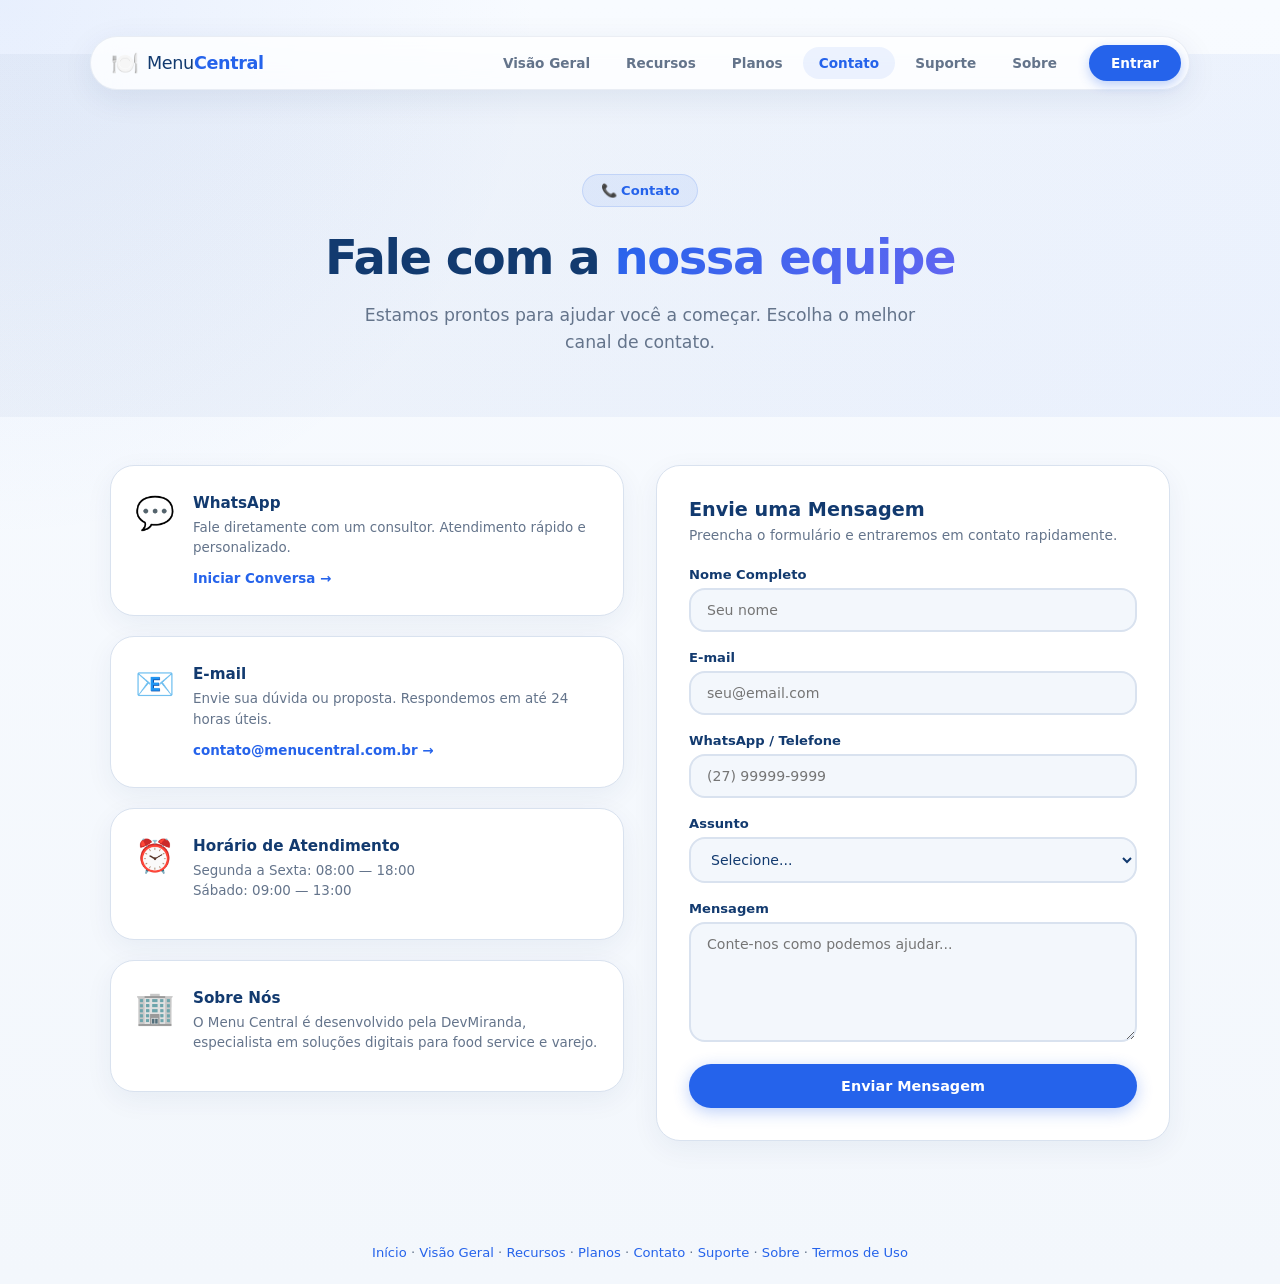
<file: contato.html>
<!DOCTYPE html>
<html lang="pt-BR">
<head>
    <meta charset="UTF-8" />
    <meta name="viewport" content="width=device-width, initial-scale=1.0, user-scalable=no" />
    <title>Menu Central — Contato</title>
    <link rel="icon" type="image/svg+xml" href="data:image/svg+xml,<svg xmlns='http://www.w3.org/2000/svg' viewBox='0 0 100 100'><text y='.9em' font-size='90'>🍽️</text></svg>" />
    <link rel="stylesheet" href="style.css" />
    <link rel="stylesheet" href="negocios.css" />
</head>
<body>
    <!-- ══ HEADER ══ -->
    <header class="top-header">
        <div class="top-header-inner">
            <a href="/" class="logo-link">
                <span class="logo-icon">🍽️</span>
                <span class="logo-text">Menu<strong>Central</strong></span>
            </a>
            <nav class="top-nav">
                <a href="/negocios" class="top-nav-link">Visão Geral</a>
                <a href="/recursos" class="top-nav-link">Recursos</a>
                <a href="/planos" class="top-nav-link">Planos</a>
                <a href="/contato" class="top-nav-link active">Contato</a>
                <a href="/suporte" class="top-nav-link">Suporte</a>
                <a href="/sobre" class="top-nav-link">Sobre</a>
            </nav>
            <button class="nav-toggle" id="navToggle" aria-label="Menu" onclick="toggleNav()"><span></span><span></span><span></span></button>
            <a href="/entrar" class="header-cta">Entrar</a>
        </div>
    </header>
    <div class="nav-overlay" id="navOverlay">
        <button class="nav-close" onclick="toggleNav()">&times;</button>
        <a href="/negocios">Visão Geral</a>
        <a href="/recursos">Recursos</a>
        <a href="/planos">Planos</a>
        <a href="/contato" class="active">Contato</a>
        <a href="/suporte">Suporte</a>
        <a href="/sobre">Sobre</a>
        <a href="/entrar">Entrar</a>
    </div>

    <!-- ══ HERO ══ -->
    <section class="page-hero">
        <div class="page-hero-content">
            <div class="page-hero-badge">📞 Contato</div>
            <h1 class="page-hero-title">Fale com a <span>nossa equipe</span></h1>
            <p class="page-hero-subtitle">Estamos prontos para ajudar você a começar. Escolha o melhor canal de contato.</p>
        </div>
    </section>

    <!-- ══ CONTATO ══ -->
    <section class="contact-section">
        <div class="biz-shell">
            <div class="contact-grid">
                <!-- Canais -->
                <div class="contact-channels">
                    <div class="channel-card">
                        <div class="channel-icon">💬</div>
                        <div>
                            <h3>WhatsApp</h3>
                            <p>Fale diretamente com um consultor. Atendimento rápido e personalizado.</p>
                            <a href="https://wa.me/5527995045666?text=Olá! Gostaria de saber mais sobre o Menu Central." class="channel-link" target="_blank">Iniciar Conversa →</a>
                        </div>
                    </div>
                    <div class="channel-card">
                        <div class="channel-icon">📧</div>
                        <div>
                            <h3>E-mail</h3>
                            <p>Envie sua dúvida ou proposta. Respondemos em até 24 horas úteis.</p>
                            <a href="mailto:contato@menucentral.com.br" class="channel-link">contato@menucentral.com.br →</a>
                        </div>
                    </div>
                    <div class="channel-card">
                        <div class="channel-icon">⏰</div>
                        <div>
                            <h3>Horário de Atendimento</h3>
                            <p>Segunda a Sexta: 08:00 — 18:00<br>Sábado: 09:00 — 13:00</p>
                        </div>
                    </div>
                    <div class="channel-card">
                        <div class="channel-icon">🏢</div>
                        <div>
                            <h3>Sobre Nós</h3>
                            <p>O Menu Central é desenvolvido pela DevMiranda, especialista em soluções digitais para food service e varejo.</p>
                        </div>
                    </div>
                </div>

                <!-- Formulário -->
                <div class="contact-form-card">
                    <div id="contactFormContent">
                        <h2>Envie uma Mensagem</h2>
                        <p class="form-subtitle">Preencha o formulário e entraremos em contato rapidamente.</p>
                        <form id="contactForm" onsubmit="enviarContato(event)">
                            <div class="form-group">
                                <label for="contatoNome">Nome Completo</label>
                                <input type="text" id="contatoNome" placeholder="Seu nome" required />
                            </div>
                            <div class="form-group">
                                <label for="contatoEmail">E-mail</label>
                                <input type="email" id="contatoEmail" placeholder="seu@email.com" required />
                            </div>
                            <div class="form-group">
                                <label for="contatoTelefone">WhatsApp / Telefone</label>
                                <input type="tel" id="contatoTelefone" placeholder="(27) 99999-9999" />
                            </div>
                            <div class="form-group">
                                <label for="contatoAssunto">Assunto</label>
                                <select id="contatoAssunto" required>
                                    <option value="">Selecione...</option>
                                    <option value="demo">Quero uma demonstração</option>
                                    <option value="planos">Dúvida sobre planos</option>
                                    <option value="parceria">Proposta de parceria</option>
                                    <option value="suporte">Suporte técnico</option>
                                    <option value="outro">Outro assunto</option>
                                </select>
                            </div>
                            <div class="form-group">
                                <label for="contatoMensagem">Mensagem</label>
                                <textarea id="contatoMensagem" placeholder="Conte-nos como podemos ajudar..." required></textarea>
                            </div>
                            <button type="submit" class="form-submit">Enviar Mensagem</button>
                        </form>
                    </div>
                    <div class="form-success" id="contactSuccess">
                        <div class="success-icon">✅</div>
                        <h3>Mensagem Enviada!</h3>
                        <p>Recebemos sua mensagem e retornaremos em breve. Obrigado pelo interesse no Menu Central!</p>
                    </div>
                </div>
            </div>
        </div>
    </section>

    <!-- ══ FOOTER ══ -->
    <div class="biz-footer">
        <p><a href="/">Início</a> · <a href="/negocios">Visão Geral</a> · <a href="/recursos">Recursos</a> · <a href="/planos">Planos</a> · <a href="/contato">Contato</a> · <a href="/suporte">Suporte</a> · <a href="/sobre">Sobre</a> · <a href="/termos">Termos de Uso</a></p>
    </div>

    <script src="config.js"></script>
    <script src="negocios.js"></script>
</body>
</html>
</file>
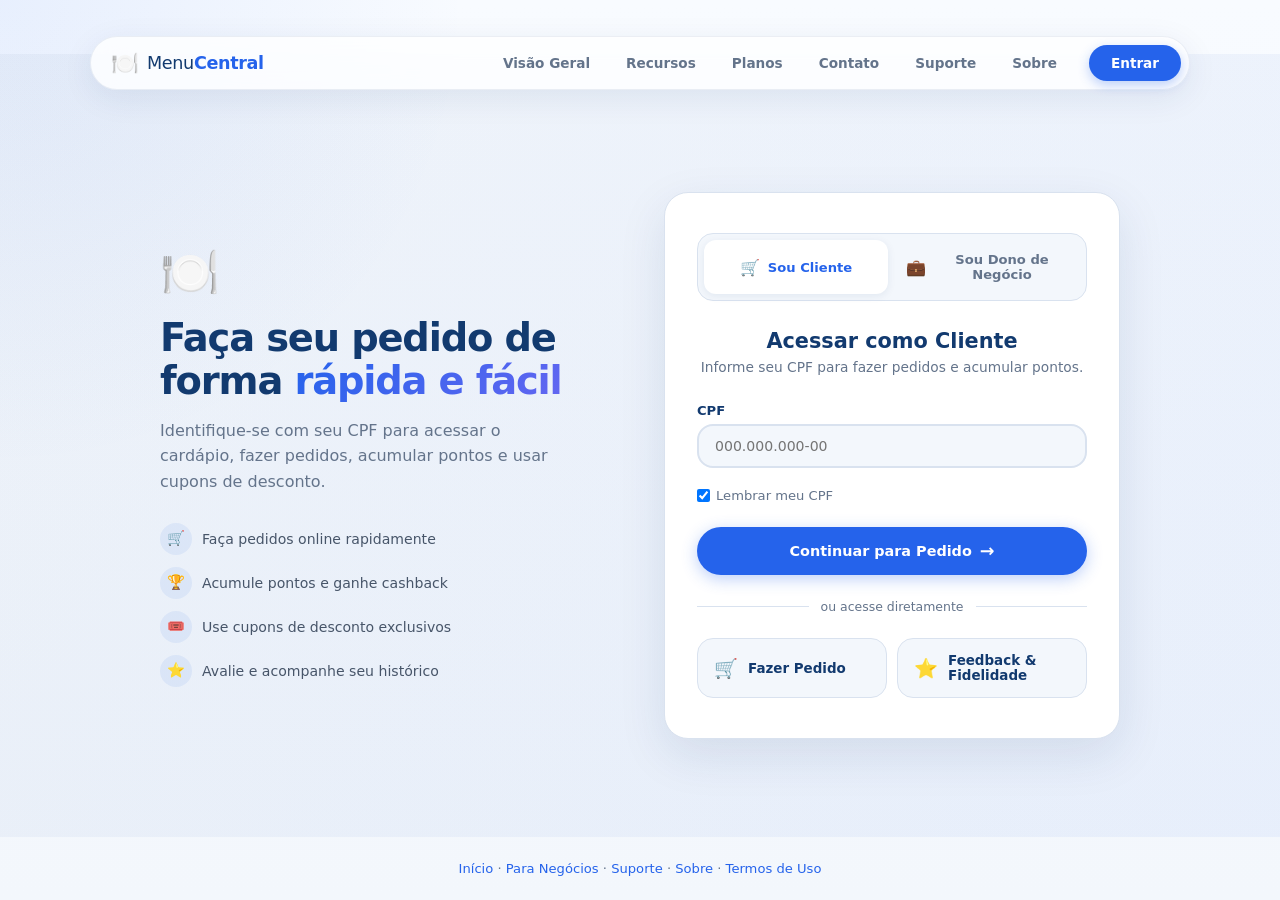
<file: entrar.html>
<!DOCTYPE html>
<html lang="pt-BR">
<head>
    <meta charset="UTF-8" />
    <meta name="viewport" content="width=device-width, initial-scale=1.0, user-scalable=no" />
    <title>Menu Central — Entrar</title>
    <link rel="icon" type="image/svg+xml" href="data:image/svg+xml,<svg xmlns='http://www.w3.org/2000/svg' viewBox='0 0 100 100'><text y='.9em' font-size='90'>🍽️</text></svg>" />
    <link rel="stylesheet" href="style.css" />
    <link rel="stylesheet" href="negocios.css" />
</head>
<body class="login-page">
    <!-- ══ HEADER ══ -->
    <header class="top-header">
        <div class="top-header-inner">
            <a href="/" class="logo-link">
                <span class="logo-icon">🍽️</span>
                <span class="logo-text">Menu<strong>Central</strong></span>
            </a>
            <nav class="top-nav">
                <a href="/negocios" class="top-nav-link">Visão Geral</a>
                <a href="/recursos" class="top-nav-link">Recursos</a>
                <a href="/planos" class="top-nav-link">Planos</a>
                <a href="/contato" class="top-nav-link">Contato</a>
                <a href="/suporte" class="top-nav-link">Suporte</a>
                <a href="/sobre" class="top-nav-link">Sobre</a>
            </nav>
            <button class="nav-toggle" id="navToggle" aria-label="Menu" onclick="toggleNav()"><span></span><span></span><span></span></button>
            <a href="/entrar" class="header-cta active">Entrar</a>
        </div>
    </header>
    <div class="nav-overlay" id="navOverlay">
        <button class="nav-close" onclick="toggleNav()">&times;</button>
        <a href="/negocios">Visão Geral</a>
        <a href="/recursos">Recursos</a>
        <a href="/planos">Planos</a>
        <a href="/contato">Contato</a>
        <a href="/suporte">Suporte</a>
        <a href="/sobre">Sobre</a>
        <a href="/entrar" class="active">Entrar</a>
    </div>

    <!-- ══ LOGIN ══ -->
    <div class="login-content">
        <div class="login-grid">
            <!-- Branding — muda conforme a aba -->
            <div class="login-branding">
                <span class="logo-icon">🍽️</span>

                <!-- Branding: Cliente -->
                <div class="login-branding-panel active" id="brandingCliente">
                    <h1>Faça seu pedido de forma <span>rápida e fácil</span></h1>
                    <p>Identifique-se com seu CPF para acessar o cardápio, fazer pedidos, acumular pontos e usar cupons de desconto.</p>
                    <div class="login-perks">
                        <div class="login-perk">
                            <div class="login-perk-icon">🛒</div>
                            <span>Faça pedidos online rapidamente</span>
                        </div>
                        <div class="login-perk">
                            <div class="login-perk-icon">🏆</div>
                            <span>Acumule pontos e ganhe cashback</span>
                        </div>
                        <div class="login-perk">
                            <div class="login-perk-icon">🎟️</div>
                            <span>Use cupons de desconto exclusivos</span>
                        </div>
                        <div class="login-perk">
                            <div class="login-perk-icon">⭐</div>
                            <span>Avalie e acompanhe seu histórico</span>
                        </div>
                    </div>
                </div>

                <!-- Branding: Admin -->
                <div class="login-branding-panel" id="brandingAdmin">
                    <h1>Gerencie seu negócio de <span>qualquer lugar</span></h1>
                    <p>Acesse o painel do Menu Central para acompanhar pedidos, gerenciar produtos e ver relatórios em tempo real.</p>
                    <div class="login-perks">
                        <div class="login-perk">
                            <div class="login-perk-icon">📊</div>
                            <span>Dashboard com vendas em tempo real</span>
                        </div>
                        <div class="login-perk">
                            <div class="login-perk-icon">📦</div>
                            <span>Gerenciamento de produtos e estoque</span>
                        </div>
                        <div class="login-perk">
                            <div class="login-perk-icon">📋</div>
                            <span>Acompanhe pedidos ao vivo</span>
                        </div>
                        <div class="login-perk">
                            <div class="login-perk-icon">📄</div>
                            <span>Relatórios e exportações</span>
                        </div>
                    </div>
                </div>
            </div>

            <!-- Login Card -->
            <div class="login-card">
                <!-- Role Selector -->
                <div class="role-selector">
                    <button type="button" class="role-tab active" data-role="cliente" onclick="trocarPerfil('cliente')">
                        <span class="role-tab-icon">🛒</span> Sou Cliente
                    </button>
                    <button type="button" class="role-tab" data-role="admin" onclick="trocarPerfil('admin')">
                        <span class="role-tab-icon">💼</span> Sou Dono de Negócio
                    </button>
                </div>

                <!-- ══ PAINEL: CLIENTE (CPF) ══ -->
                <div class="login-panel active" id="panelCliente">
                    <h2>Acessar como Cliente</h2>
                    <p class="login-subtitle">Informe seu CPF para fazer pedidos e acumular pontos.</p>

                    <div id="clienteWelcomeBack" class="cliente-welcome hidden">
                        <div class="cliente-welcome-icon">👋</div>
                        <div class="cliente-welcome-info">
                            <div class="cliente-welcome-name" id="clienteWelcomeNome"></div>
                            <div class="cliente-welcome-cpf" id="clienteWelcomeCpf"></div>
                        </div>
                    </div>

                    <form id="clienteForm" onsubmit="entrarCliente(event)">
                        <div class="login-group" id="cpfInputGroup">
                            <label for="clienteCpf">CPF</label>
                            <input type="text" id="clienteCpf" inputmode="numeric" maxlength="14" placeholder="000.000.000-00" required />
                        </div>
                        <div class="login-options">
                            <label class="login-remember">
                                <input type="checkbox" id="clienteLembrar" checked /> Lembrar meu CPF
                            </label>
                        </div>
                        <button type="submit" class="login-btn" id="btnEntrarCliente">
                            <span>Continuar para Pedido</span>
                            <span class="btn-arrow">→</span>
                        </button>
                    </form>

                    <div id="clienteTrocarArea" class="hidden" style="text-align:center;margin-top:12px">
                        <button type="button" class="login-change-cpf" onclick="trocarCpfCliente()">Usar outro CPF</button>
                    </div>

                    <div class="login-divider">ou acesse diretamente</div>

                    <div class="login-quick-links">
                        <a href="/pedido" class="login-quick-link">
                            <span class="login-quick-icon">🛒</span>
                            <span>Fazer Pedido</span>
                        </a>
                        <a href="/feedback" class="login-quick-link">
                            <span class="login-quick-icon">⭐</span>
                            <span>Feedback & Fidelidade</span>
                        </a>
                    </div>
                </div>

                <!-- ══ PAINEL: ADMIN (LOGIN + SENHA + RECUPERAÇÃO) ══ -->
                <div class="login-panel" id="panelAdmin">
                    <!-- Vista: Login normal -->
                    <div id="adminLoginView">
                        <h2>Entrar no Painel</h2>
                        <p class="login-subtitle">Acesse sua conta para gerenciar seu negócio.</p>

                        <form id="loginForm" onsubmit="fazerLogin(event)">
                            <div class="login-group">
                                <label for="loginEmail">Login</label>
                                <input type="text" id="loginEmail" placeholder="Seu login" required />
                            </div>
                            <div class="login-group">
                                <label for="loginSenha">Senha</label>
                                <input type="password" id="loginSenha" placeholder="Sua senha" required />
                            </div>
                            <div class="login-options">
                                <label class="login-remember">
                                    <input type="checkbox" id="loginLembrar" /> Lembrar de mim
                                </label>
                                <button type="button" class="login-forgot" onclick="abrirRecuperacao()">Esqueci a senha</button>
                            </div>
                            <button type="submit" class="login-btn" id="btnEntrarAdmin">Entrar</button>
                        </form>

                        <div class="login-divider">ou</div>

                        <div class="login-register">
                            Ainda não tem conta? <a href="https://wa.me/5527995045666?text=Olá! Gostaria de criar minha conta no Menu Central." target="_blank">Comece Grátis →</a>
                        </div>
                    </div>

                    <!-- Vista: Recuperação de Senha (3 etapas) -->
                    <div id="adminRecoveryView" class="hidden">
                        <!-- Indicador de etapas -->
                        <div class="recovery-steps-bar">
                            <div class="recovery-step-dot active" data-step="1">1</div>
                            <div class="recovery-step-line"></div>
                            <div class="recovery-step-dot" data-step="2">2</div>
                            <div class="recovery-step-line"></div>
                            <div class="recovery-step-dot" data-step="3">3</div>
                        </div>

                        <!-- Etapa 1: Solicitar código -->
                        <div class="recovery-step active" id="recoveryStep1">
                            <div class="recovery-icon">🔒</div>
                            <h2>Recuperar Senha</h2>
                            <p class="login-subtitle">Informe seu login para receber um código de verificação via WhatsApp.</p>

                            <form onsubmit="solicitarCodigo(event)">
                                <div class="login-group">
                                    <label for="recoveryLogin">Login</label>
                                    <input type="text" id="recoveryLogin" placeholder="Seu login" required />
                                </div>
                                <button type="submit" class="login-btn" id="btnSolicitarCodigo">
                                    <span>Enviar Código via WhatsApp</span>
                                </button>
                            </form>

                            <div class="recovery-msg hidden" id="recoveryError1"></div>

                            <button type="button" class="recovery-back" onclick="voltarLogin()">← Voltar ao login</button>
                        </div>

                        <!-- Etapa 2: Verificar código -->
                        <div class="recovery-step" id="recoveryStep2">
                            <div class="recovery-icon">📱</div>
                            <h2>Digite o Código</h2>
                            <p class="login-subtitle" id="recoveryStep2Msg">Insira o código de 6 dígitos enviado para o seu WhatsApp.</p>

                            <form onsubmit="verificarCodigo(event)">
                                <div class="login-group">
                                    <label for="recoveryCode">Código de Verificação</label>
                                    <input type="text" id="recoveryCode" inputmode="numeric" maxlength="6" placeholder="000000" class="code-input" required autocomplete="one-time-code" />
                                </div>
                                <button type="submit" class="login-btn" id="btnVerificarCodigo">
                                    <span>Verificar Código</span>
                                </button>
                            </form>

                            <div class="recovery-msg hidden" id="recoveryError2"></div>

                            <div class="recovery-timer" id="recoveryTimer">
                                ⏱️ Código expira em <strong id="recoveryCountdown">10:00</strong>
                            </div>

                            <button type="button" class="recovery-resend" id="btnReenviar" onclick="reenviarCodigo()">Reenviar código</button>
                            <button type="button" class="recovery-back" onclick="voltarLogin()">← Voltar ao login</button>
                        </div>

                        <!-- Etapa 3: Nova senha -->
                        <div class="recovery-step" id="recoveryStep3">
                            <div class="recovery-icon">🔑</div>
                            <h2>Nova Senha</h2>
                            <p class="login-subtitle">Crie uma nova senha segura para sua conta.</p>

                            <form onsubmit="redefinirSenha(event)">
                                <div class="login-group">
                                    <label for="recoveryNewPass">Nova Senha</label>
                                    <input type="password" id="recoveryNewPass" placeholder="Mínimo 6 caracteres" minlength="6" required />
                                </div>
                                <div class="login-group">
                                    <label for="recoveryConfirmPass">Confirmar Senha</label>
                                    <input type="password" id="recoveryConfirmPass" placeholder="Repita a nova senha" minlength="6" required />
                                </div>
                                <div class="password-rules">
                                    <div class="password-rule" id="ruleLength">
                                        <span class="rule-icon">○</span> Mínimo 6 caracteres
                                    </div>
                                    <div class="password-rule" id="ruleMatch">
                                        <span class="rule-icon">○</span> As senhas coincidem
                                    </div>
                                </div>
                                <button type="submit" class="login-btn" id="btnRedefinirSenha">
                                    <span>Redefinir Senha</span>
                                </button>
                            </form>

                            <div class="recovery-msg hidden" id="recoveryError3"></div>
                        </div>

                        <!-- Sucesso -->
                        <div class="recovery-step" id="recoverySuccess">
                            <div class="recovery-icon recovery-success-anim">✅</div>
                            <h2>Senha Redefinida!</h2>
                            <p class="login-subtitle">Sua senha foi atualizada com sucesso. Faça login com a nova senha.</p>
                            <button type="button" class="login-btn" onclick="voltarLogin()">
                                <span>Fazer Login</span>
                                <span class="btn-arrow">→</span>
                            </button>
                        </div>
                    </div>
                </div>
            </div>
        </div>
    </div>

    <!-- ══ FOOTER ══ -->
    <div class="biz-footer">
        <p><a href="/">Início</a> · <a href="/negocios">Para Negócios</a> · <a href="/suporte">Suporte</a> · <a href="/sobre">Sobre</a> · <a href="/termos">Termos de Uso</a></p>
    </div>

    <script src="config.js"></script>
    <script src="negocios.js"></script>
</body>
</html>
</file>
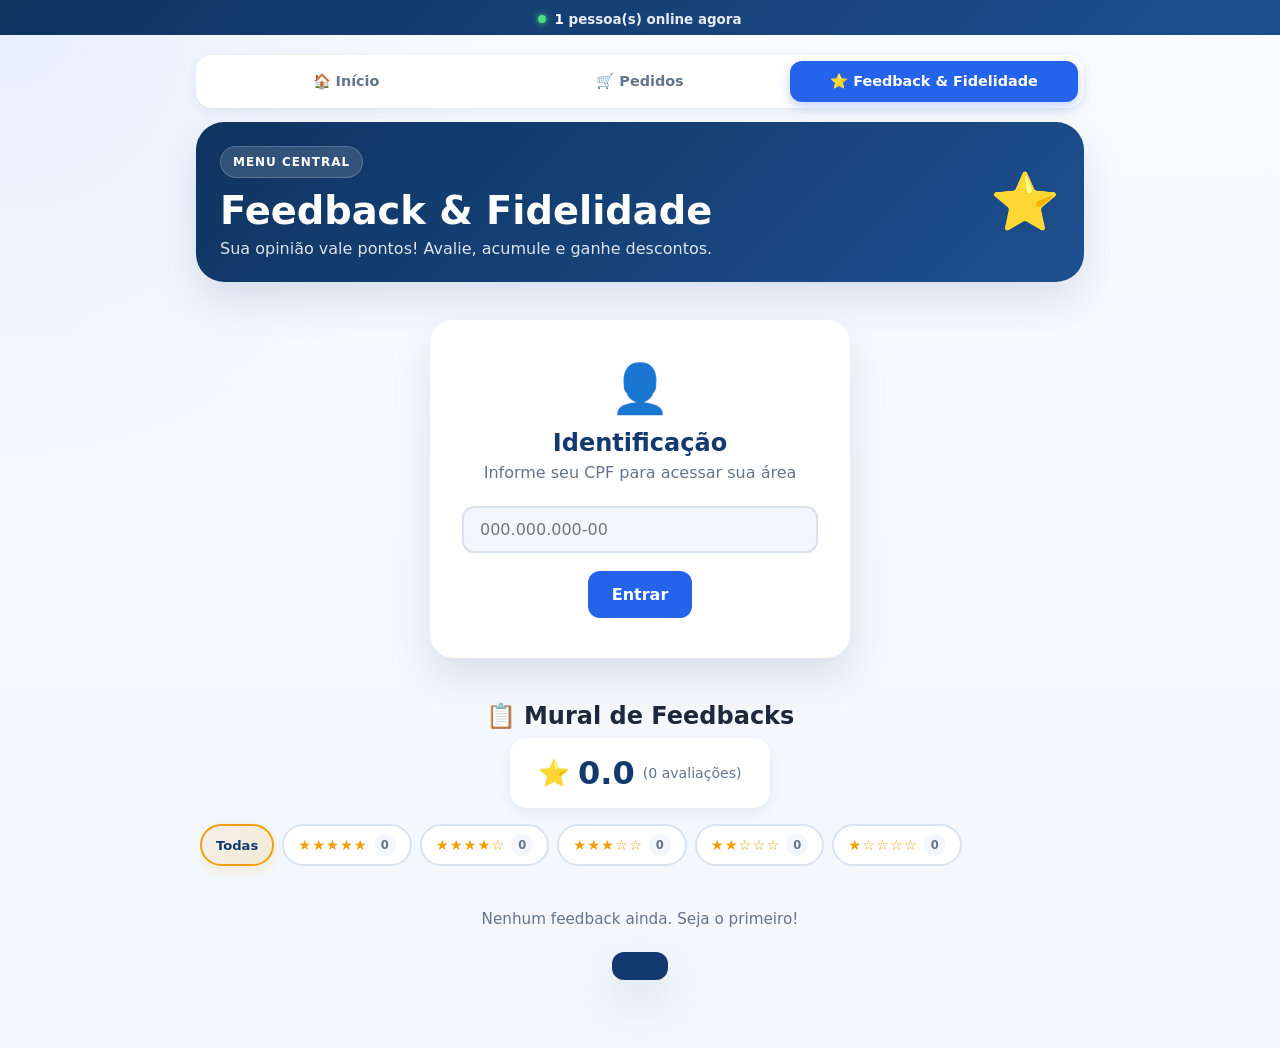
<file: feedback.html>
<!DOCTYPE html>
<html lang="pt-BR">
<head>
    <meta charset="UTF-8" />
    <meta name="viewport" content="width=device-width, initial-scale=1.0, user-scalable=no" />
    <title>Menu Central - Feedback & Fidelidade</title>
    <link rel="icon" type="image/svg+xml" href="data:image/svg+xml,<svg xmlns='http://www.w3.org/2000/svg' viewBox='0 0 100 100'><text y='.9em' font-size='90'>🍽️</text></svg>" />
    <link rel="stylesheet" href="feedback.css" />
</head>
<body>
    <!-- ══ BARRA DE ATIVIDADE AO VIVO ══ -->
    <div class="live-bar" id="liveBar">
        <div class="live-bar-inner">
            <span class="live-dot"></span>
            <span class="live-online"><strong id="liveCount">0</strong> pessoa(s) online agora</span>
        </div>
    </div>

    <!-- ══ NOTIFICAÇÃO DE COMPRA ══ -->
    <div class="purchase-toast" id="purchaseToast">
        <span class="purchase-toast-icon">🛒</span>
        <span class="purchase-toast-text" id="purchaseToastText"></span>
    </div>

    <main class="app-shell">
        <!-- ══ NAVEGAÇÃO ══ -->
        <nav class="site-nav">
            <a href="/" class="nav-link">🏠 Início</a>
            <a href="/pedido" class="nav-link">🛒 Pedidos</a>
            <a href="/feedback" class="nav-link active">⭐ Feedback & Fidelidade</a>
        </nav>

        <!-- ══ HERO ══ -->
        <header class="hero">
            <div class="hero-card">
                <div>
                    <span class="brand-badge">Menu Central</span>
                    <h1>Feedback & Fidelidade</h1>
                    <p>Sua opinião vale pontos! Avalie, acumule e ganhe descontos.</p>
                </div>
                <div class="hero-icon">⭐</div>
            </div>
        </header>

        <!-- ══ IDENTIFICAÇÃO POR CPF ══ -->
        <section class="id-screen" id="telaIdentificacao">
            <div class="id-card">
                <div class="id-icon">👤</div>
                <h2 class="id-title">Identificação</h2>
                <p class="id-subtitle">Informe seu CPF para acessar sua área</p>
                <div class="form-group">
                    <input type="text" id="cpfInput" inputmode="numeric" maxlength="14" placeholder="000.000.000-00" />
                </div>
                <button type="button" class="btn btn-primary" id="btnIdentificar">Entrar</button>
            </div>
        </section>

        <!-- ══ PAINEL DO CLIENTE (oculto inicialmente) ══ -->
        <section class="painel hidden" id="painelCliente">

            <!-- Boas-vindas -->
            <div class="welcome-bar">
                <div>
                    <span class="welcome-name" id="clienteNome">Cliente</span>
                    <span class="welcome-badge" id="clientePontos">0 pts</span>
                </div>
                <button class="btn btn-sm btn-outline" id="btnSair">Trocar CPF</button>
            </div>

            <!-- ══ TABS ══ -->
            <div class="tabs">
                <button class="tab active" data-tab="fidelidade">🏆 Fidelidade</button>
                <button class="tab" data-tab="feedback">💬 Feedback</button>
            </div>

            <!-- ══ TAB: FIDELIDADE ══ -->
            <div class="tab-content active" id="tabFidelidade" data-tab="fidelidade">

                <!-- Cards de resumo -->
                <div class="stats-grid">
                    <div class="stat-card pontos">
                        <div class="stat-icon">🎯</div>
                        <div class="stat-value" id="statPontos">0</div>
                        <div class="stat-label">Pontos acumulados</div>
                    </div>
                    <div class="stat-card cashback">
                        <div class="stat-icon">💰</div>
                        <div class="stat-value" id="statCashback">R$ 0,00</div>
                        <div class="stat-label">Cashback disponível</div>
                    </div>
                    <div class="stat-card pedidos">
                        <div class="stat-icon">📦</div>
                        <div class="stat-value" id="statPedidos">0</div>
                        <div class="stat-label">Pedidos realizados</div>
                    </div>
                </div>

                <!-- Sequência de pedidos -->
                <div class="card sequencia-card">
                    <h3>🔥 Sequência de Pedidos</h3>
                    <p class="sequencia-desc">Faça pedidos sem passar 7 dias sem pedir e ganhe <strong>10% de desconto</strong>!</p>

                    <div class="sequencia-bar">
                        <div class="sequencia-fill" id="sequenciaFill"></div>
                    </div>
                    <div class="sequencia-dias" id="sequenciaDias"></div>
                    <div class="sequencia-info" id="sequenciaInfo"></div>
                </div>

                <!-- Como funciona -->
                <div class="card como-funciona">
                    <h3>📖 Como funciona</h3>
                    <div class="regras-grid">
                        <div class="regra">
                            <span class="regra-icon">📦</span>
                            <strong>Pedidos</strong>
                            <p>Ganhe 1 ponto por cada R$1 gasto</p>
                        </div>
                        <div class="regra">
                            <span class="regra-icon">💬</span>
                            <strong>Feedback</strong>
                            <p>+10 pontos por cada avaliação</p>
                        </div>
                        <div class="regra">
                            <span class="regra-icon">🔥</span>
                            <strong>Sequência 7 dias</strong>
                            <p>Não perca a sequência e ganhe 10% OFF + 50 pts</p>
                        </div>
                        <div class="regra">
                            <span class="regra-icon">💰</span>
                            <strong>Cashback</strong>
                            <p>0,5% do valor de cada pedido entregue volta para você</p>
                        </div>
                    </div>
                </div>

                <!-- Histórico de pontos -->
                <div class="card">
                    <h3>📊 Histórico de Pontos</h3>
                    <div class="historico-lista" id="historicoPontos">
                        <div class="empty-state">Nenhum ponto ainda.</div>
                    </div>
                </div>
            </div>

            <!-- ══ TAB: ENVIAR FEEDBACK ══ -->
            <div class="tab-content" id="tabFeedback" data-tab="feedback">
                <div class="card feedback-form-card">
                    <h3>💬 Deixe seu Feedback</h3>
                    <p class="feedback-sub">Sua opinião nos ajuda a melhorar! <strong>+10 pontos</strong> por avaliação.</p>

                    <form id="formFeedback" autocomplete="off">
                        <!-- Tipo -->
                        <div class="form-group">
                            <label>Sobre o quê?</label>
                            <div class="tipo-toggle">
                                <button type="button" class="tipo-btn active" data-tipo="2">🏪 Estabelecimento</button>
                                <button type="button" class="tipo-btn" data-tipo="1">📦 Produto específico</button>
                            </div>
                        </div>

                        <!-- Produto (visível só se tipo = produto) -->
                        <div class="form-group hidden" id="campoProduto">
                            <label for="feedbackProdutoBusca">Pesquisar produto</label>
                            <div class="produto-search-wrap">
                                <input type="text" id="feedbackProdutoBusca" placeholder="Digite o nome do produto..." autocomplete="off" />
                                <div class="produto-results hidden" id="produtoResults"></div>
                            </div>
                            <div class="produto-selecionado hidden" id="produtoSelecionado">
                                <span id="produtoSelecionadoNome"></span>
                                <button type="button" class="produto-remover" id="btnRemoverProduto">✕</button>
                            </div>
                            <input type="hidden" id="feedbackProdutoNome" value="" />
                        </div>

                        <!-- Nota com estrelas -->
                        <div class="form-group">
                            <label>Nota</label>
                            <div class="star-rating" id="starRating">
                                <span class="star active" data-star="1">★</span>
                                <span class="star active" data-star="2">★</span>
                                <span class="star active" data-star="3">★</span>
                                <span class="star active" data-star="4">★</span>
                                <span class="star active" data-star="5">★</span>
                            </div>
                            <input type="hidden" id="feedbackNota" value="5" />
                        </div>

                        <!-- Comentário -->
                        <div class="form-group">
                            <label for="feedbackComentario">Comentário</label>
                            <textarea id="feedbackComentario" rows="4" placeholder="Conte como foi sua experiência..." maxlength="500"></textarea>
                            <small class="char-count"><span id="charCount">0</span>/500</small>
                        </div>

                        <!-- Anônimo -->
                        <div class="anonimo-toggle">
                            <label class="switch">
                                <input type="checkbox" id="feedbackAnonimo" />
                                <span class="slider"></span>
                            </label>
                            <span>Enviar como <strong>anônimo</strong></span>
                        </div>

                        <button type="submit" class="btn btn-primary btn-full">📤 Enviar Feedback (+10 pts)</button>
                    </form>
                </div>
            </div>

        </section>

        <!-- ══ MURAL DE FEEDBACKS (sempre visível) ══ -->
        <section class="mural-section" id="muralSection">
            <div class="mural-header">
                <h2 style="margin-bottom:8px">📋 Mural de Feedbacks</h2>
                <div class="mural-media">
                    <span class="mural-media-star">⭐</span>
                    <span class="mural-media-valor" id="muralMedia">0.0</span>
                    <span class="mural-media-total">(<span id="muralTotal">0</span> avaliações)</span>
                </div>
            </div>

            <!-- Filtro por estrelas -->
            <div class="star-filter" id="starFilter">
                <button class="star-filter-btn active" data-nota="0">
                    Todas
                </button>
                <button class="star-filter-btn" data-nota="5">
                    <span class="star-filter-stars">★★★★★</span>
                    <span class="star-filter-count" id="filterCount5">0</span>
                </button>
                <button class="star-filter-btn" data-nota="4">
                    <span class="star-filter-stars">★★★★☆</span>
                    <span class="star-filter-count" id="filterCount4">0</span>
                </button>
                <button class="star-filter-btn" data-nota="3">
                    <span class="star-filter-stars">★★★☆☆</span>
                    <span class="star-filter-count" id="filterCount3">0</span>
                </button>
                <button class="star-filter-btn" data-nota="2">
                    <span class="star-filter-stars">★★☆☆☆</span>
                    <span class="star-filter-count" id="filterCount2">0</span>
                </button>
                <button class="star-filter-btn" data-nota="1">
                    <span class="star-filter-stars">★☆☆☆☆</span>
                    <span class="star-filter-count" id="filterCount1">0</span>
                </button>
            </div>

            <div class="mural-lista" id="muralLista">
                <div class="empty-state">Nenhum feedback ainda. Seja o primeiro!</div>
            </div>

            <button class="btn btn-outline btn-full hidden" id="btnCarregarMais">Carregar mais</button>
        </section>
    </main>

    <div class="toast" id="toast"></div>

    <footer class="app-footer">
    </footer>

    <script src="config.js"></script>
    <script src="feedback.js"></script>
</body>
</html>
</file>
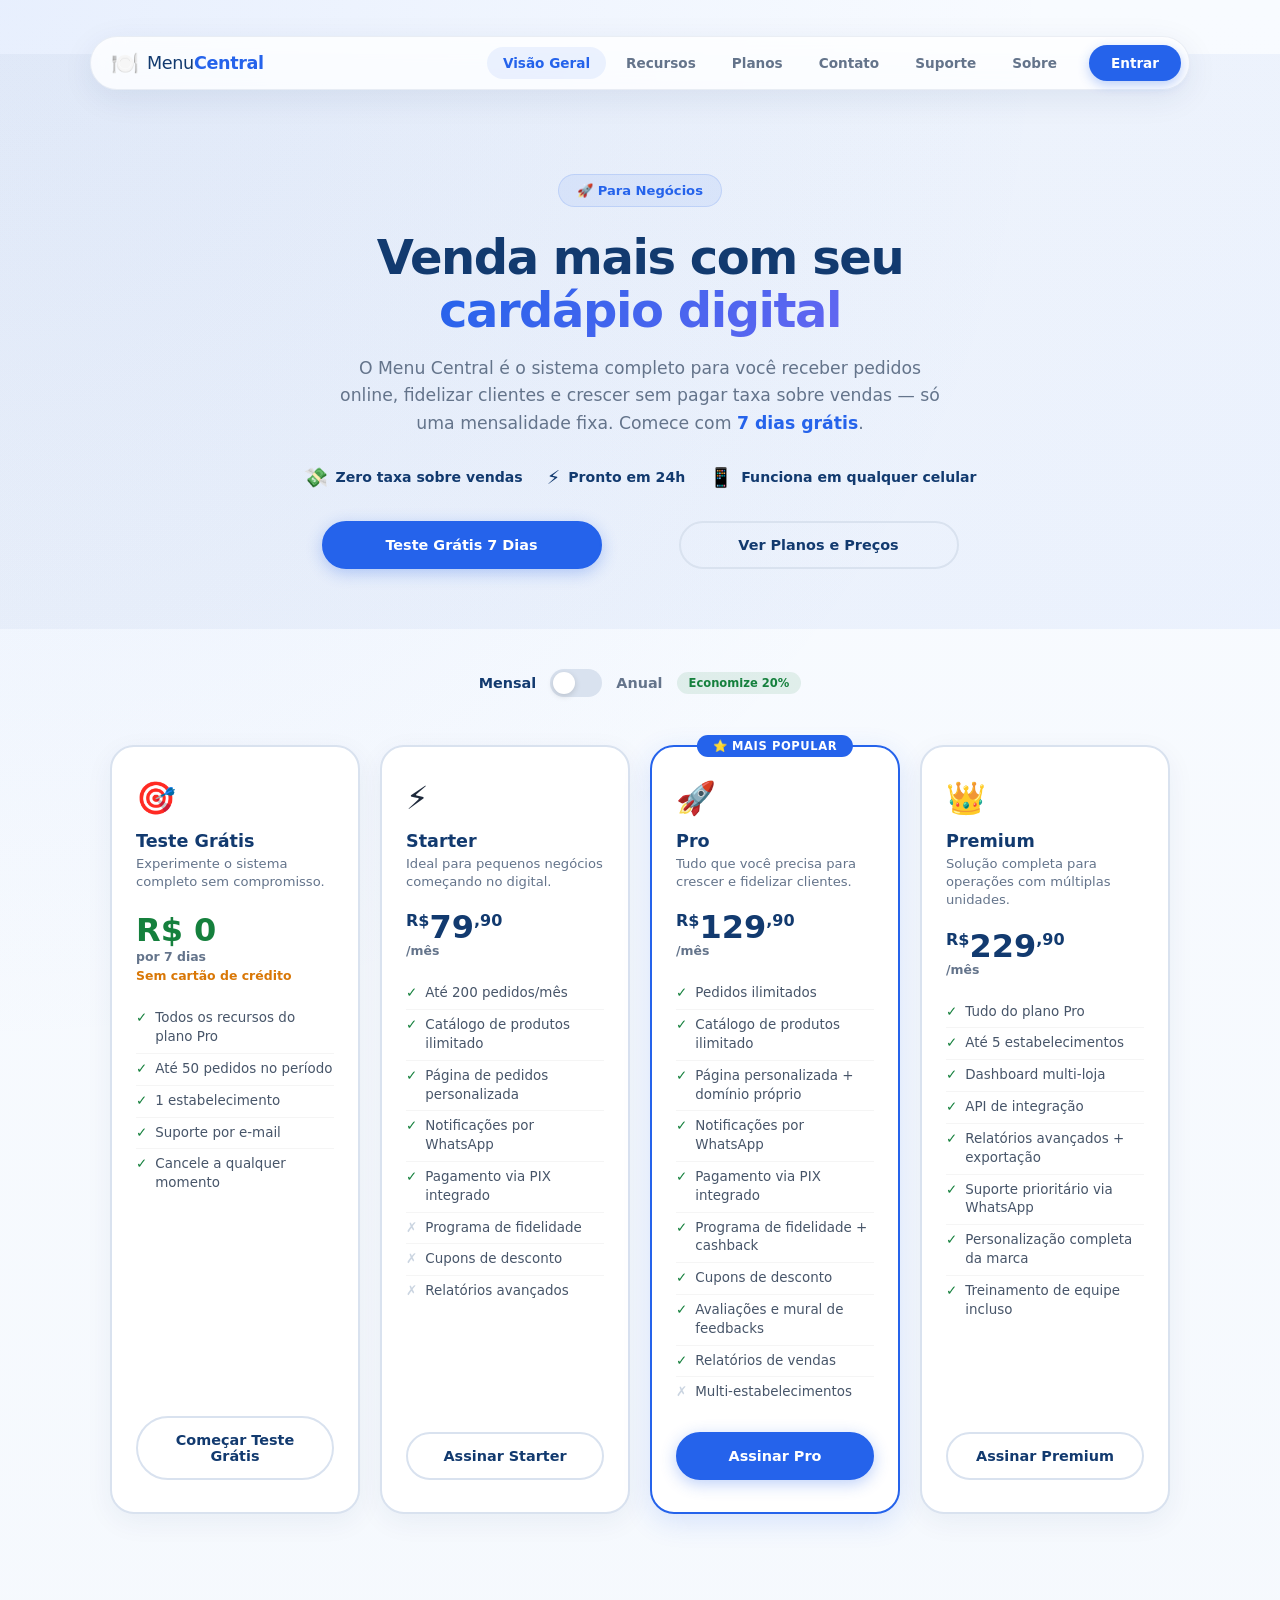
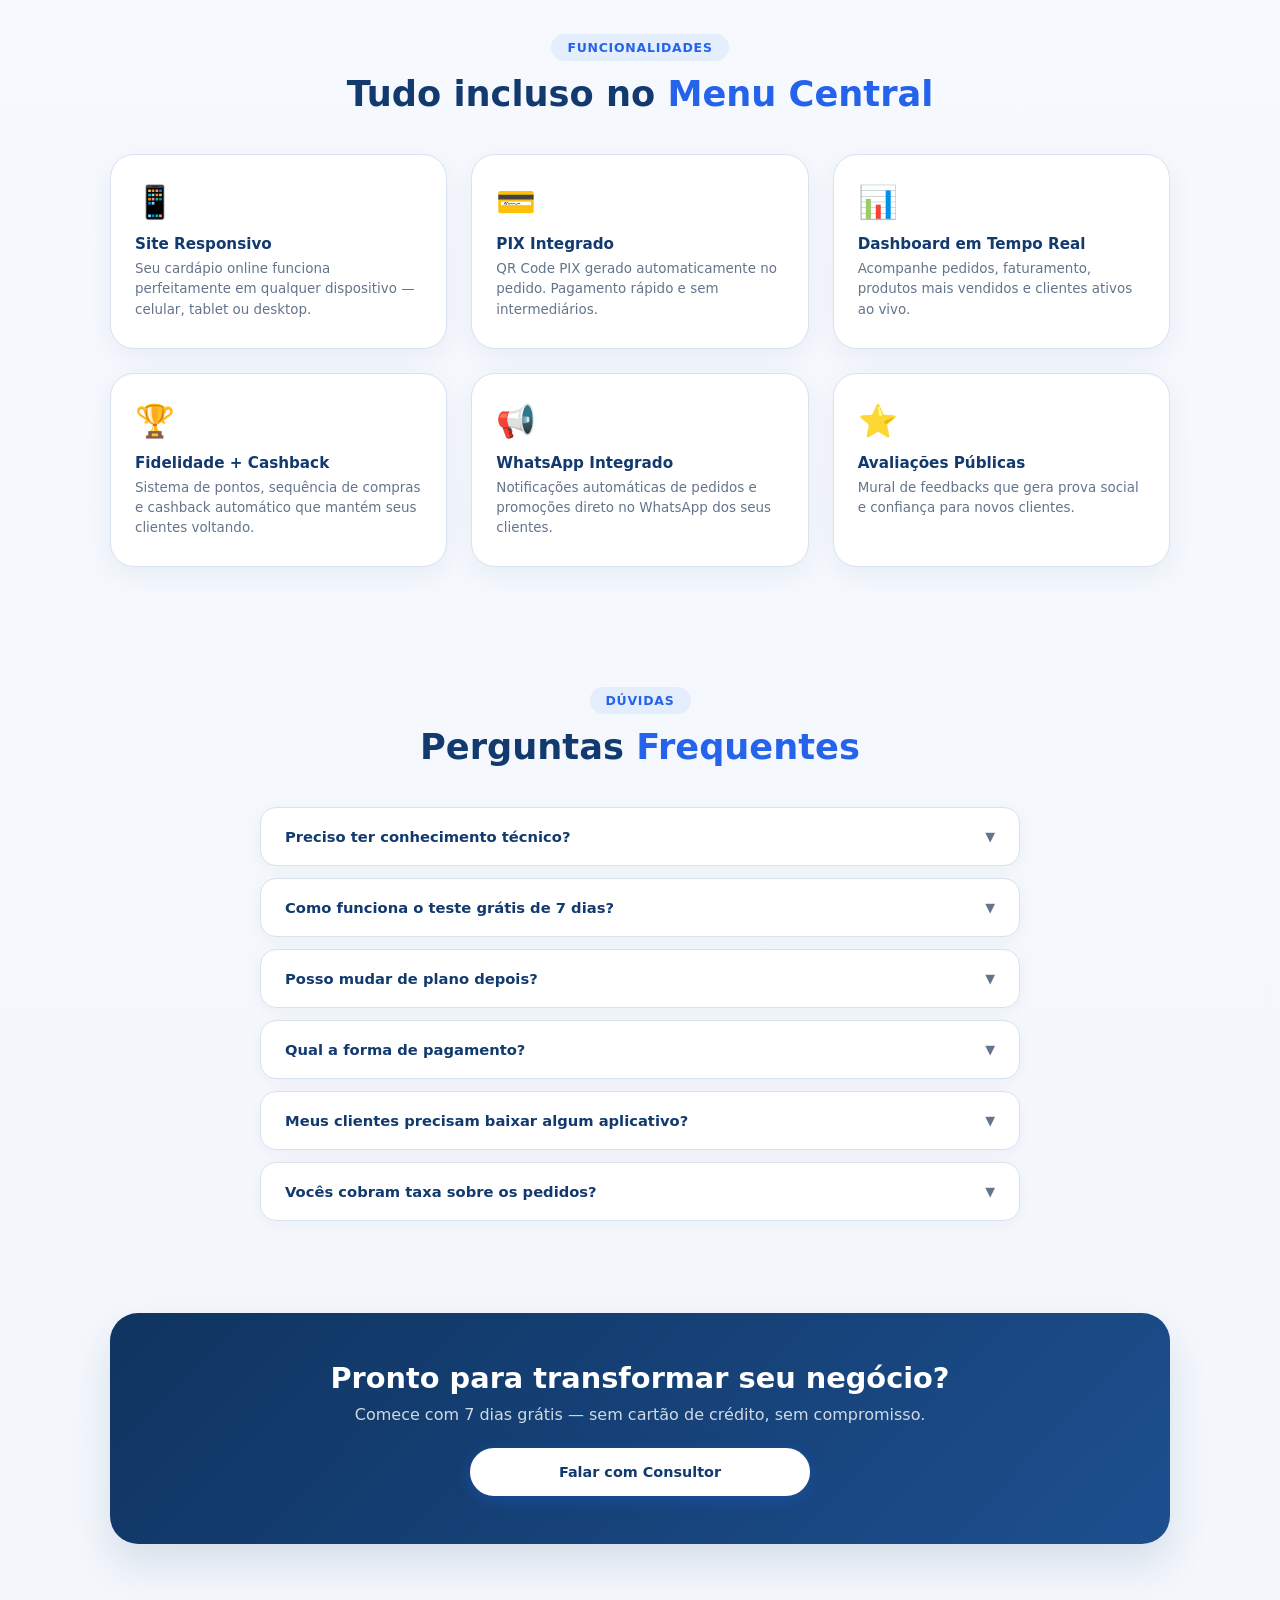
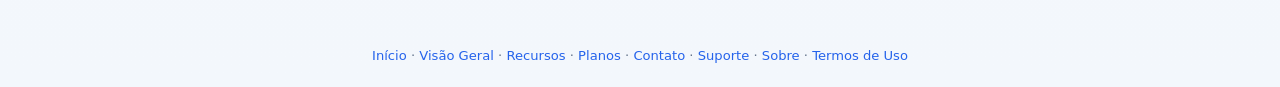
<file: negocios.html>
<!DOCTYPE html>
<html lang="pt-BR">
<head>
    <meta charset="UTF-8" />
    <meta name="viewport" content="width=device-width, initial-scale=1.0, user-scalable=no" />
    <title>Menu Central — Para Negócios | Planos e Preços</title>
    <link rel="icon" type="image/svg+xml" href="data:image/svg+xml,<svg xmlns='http://www.w3.org/2000/svg' viewBox='0 0 100 100'><text y='.9em' font-size='90'>🍽️</text></svg>" />
    <link rel="stylesheet" href="style.css" />
    <link rel="stylesheet" href="negocios.css" />
</head>
<body>
    <!-- ══ HEADER ══ -->
    <header class="top-header">
        <div class="top-header-inner">
            <a href="/" class="logo-link">
                <span class="logo-icon">🍽️</span>
                <span class="logo-text">Menu<strong>Central</strong></span>
            </a>
            <nav class="top-nav">
                <a href="/negocios" class="top-nav-link active">Visão Geral</a>
                <a href="/recursos" class="top-nav-link">Recursos</a>
                <a href="/planos" class="top-nav-link">Planos</a>
                <a href="/contato" class="top-nav-link">Contato</a>
                <a href="/suporte" class="top-nav-link">Suporte</a>
                <a href="/sobre" class="top-nav-link">Sobre</a>
            </nav>
            <button class="nav-toggle" id="navToggle" aria-label="Menu" onclick="toggleNav()"><span></span><span></span><span></span></button>
            <a href="/entrar" class="header-cta">Entrar</a>
        </div>
    </header>
    <div class="nav-overlay" id="navOverlay">
        <button class="nav-close" onclick="toggleNav()">&times;</button>
        <a href="/negocios" class="active">Visão Geral</a>
        <a href="/recursos">Recursos</a>
        <a href="/planos">Planos</a>
        <a href="/contato">Contato</a>
        <a href="/suporte">Suporte</a>
        <a href="/sobre">Sobre</a>
        <a href="/entrar">Entrar</a>
    </div>

    <!-- ══ HERO — PROPOSTA DE VALOR ══ -->
    <section class="biz-hero">
        <div class="biz-hero-content">
            <div class="biz-hero-badge">🚀 Para Negócios</div>
            <h1 class="biz-hero-title">Venda mais com seu <span>cardápio digital</span></h1>
            <p class="biz-hero-subtitle">O Menu Central é o sistema completo para você receber pedidos online, fidelizar clientes e crescer sem pagar taxa sobre vendas — só uma mensalidade fixa. Comece com <strong>7 dias grátis</strong>.</p>
            <div class="biz-hero-value">
                <div class="value-item"><span class="value-icon">💸</span><span>Zero taxa sobre vendas</span></div>
                <div class="value-item"><span class="value-icon">⚡</span><span>Pronto em 24h</span></div>
                <div class="value-item"><span class="value-icon">📱</span><span>Funciona em qualquer celular</span></div>
            </div>
            <div class="biz-hero-actions">
                <a href="https://wa.me/5527995045666?text=Olá! Gostaria de testar o Menu Central por 7 dias grátis." class="plan-cta primary" target="_blank" style="max-width:280px;margin:0 auto;">Teste Grátis 7 Dias</a>
                <a href="/planos" class="plan-cta" style="max-width:280px;margin:0 auto;">Ver Planos e Preços</a>
            </div>
        </div>
    </section>

    <!-- ══ PLANOS ══ -->
    <section class="biz-shell" id="planos">
        <!-- Toggle Mensal/Anual -->
        <div class="billing-toggle">
            <span class="billing-label active" id="lblMensal">Mensal</span>
            <div class="billing-switch" id="billingSwitch" onclick="toggleBilling()"></div>
            <span class="billing-label" id="lblAnual">Anual</span>
            <span class="billing-save">Economize 20%</span>
        </div>

        <div class="plans-grid" id="plansGrid">
            <!-- Trial -->
            <div class="plan-card">
                <div class="plan-icon">🎯</div>
                <div class="plan-name">Teste Grátis</div>
                <div class="plan-desc">Experimente o sistema completo sem compromisso.</div>
                <div class="plan-price-wrap">
                    <div class="plan-price-free">R$ 0</div>
                    <div class="plan-period">por 7 dias</div>
                    <div class="plan-trial-note">Sem cartão de crédito</div>
                </div>
                <ul class="plan-features">
                    <li><span class="plan-check">✓</span> Todos os recursos do plano Pro</li>
                    <li><span class="plan-check">✓</span> Até 50 pedidos no período</li>
                    <li><span class="plan-check">✓</span> 1 estabelecimento</li>
                    <li><span class="plan-check">✓</span> Suporte por e-mail</li>
                    <li><span class="plan-check">✓</span> Cancele a qualquer momento</li>
                </ul>
                <a href="https://wa.me/5527995045666?text=Olá! Gostaria de testar o Menu Central por 7 dias grátis." class="plan-cta" target="_blank">Começar Teste Grátis</a>
            </div>

            <!-- Starter -->
            <div class="plan-card">
                <div class="plan-icon">⚡</div>
                <div class="plan-name">Starter</div>
                <div class="plan-desc">Ideal para pequenos negócios começando no digital.</div>
                <div class="plan-price-wrap">
                    <div class="plan-price" data-monthly="7990" data-yearly="6990">
                        <span class="plan-currency">R$</span>79<span class="plan-cents">,90</span>
                    </div>
                    <div class="plan-period">/mês</div>
                </div>
                <ul class="plan-features">
                    <li><span class="plan-check">✓</span> Até 200 pedidos/mês</li>
                    <li><span class="plan-check">✓</span> Catálogo de produtos ilimitado</li>
                    <li><span class="plan-check">✓</span> Página de pedidos personalizada</li>
                    <li><span class="plan-check">✓</span> Notificações por WhatsApp</li>
                    <li><span class="plan-check">✓</span> Pagamento via PIX integrado</li>
                    <li><span class="plan-cross">✗</span> Programa de fidelidade</li>
                    <li><span class="plan-cross">✗</span> Cupons de desconto</li>
                    <li><span class="plan-cross">✗</span> Relatórios avançados</li>
                </ul>
                <a href="https://wa.me/5527995045666?text=Olá! Tenho interesse no plano Starter do Menu Central." class="plan-cta" target="_blank">Assinar Starter</a>
            </div>

            <!-- Pro -->
            <div class="plan-card featured">
                <div class="plan-popular">⭐ Mais Popular</div>
                <div class="plan-icon">🚀</div>
                <div class="plan-name">Pro</div>
                <div class="plan-desc">Tudo que você precisa para crescer e fidelizar clientes.</div>
                <div class="plan-price-wrap">
                    <div class="plan-price" data-monthly="12990" data-yearly="10990">
                        <span class="plan-currency">R$</span>129<span class="plan-cents">,90</span>
                    </div>
                    <div class="plan-period">/mês</div>
                </div>
                <ul class="plan-features">
                    <li><span class="plan-check">✓</span> Pedidos ilimitados</li>
                    <li><span class="plan-check">✓</span> Catálogo de produtos ilimitado</li>
                    <li><span class="plan-check">✓</span> Página personalizada + domínio próprio</li>
                    <li><span class="plan-check">✓</span> Notificações por WhatsApp</li>
                    <li><span class="plan-check">✓</span> Pagamento via PIX integrado</li>
                    <li><span class="plan-check">✓</span> Programa de fidelidade + cashback</li>
                    <li><span class="plan-check">✓</span> Cupons de desconto</li>
                    <li><span class="plan-check">✓</span> Avaliações e mural de feedbacks</li>
                    <li><span class="plan-check">✓</span> Relatórios de vendas</li>
                    <li><span class="plan-cross">✗</span> Multi-estabelecimentos</li>
                </ul>
                <a href="https://wa.me/5527995045666?text=Olá! Quero assinar o plano Pro do Menu Central." class="plan-cta primary" target="_blank">Assinar Pro</a>
            </div>

            <!-- Premium -->
            <div class="plan-card">
                <div class="plan-icon">👑</div>
                <div class="plan-name">Premium</div>
                <div class="plan-desc">Solução completa para operações com múltiplas unidades.</div>
                <div class="plan-price-wrap">
                    <div class="plan-price" data-monthly="22990" data-yearly="18990">
                        <span class="plan-currency">R$</span>229<span class="plan-cents">,90</span>
                    </div>
                    <div class="plan-period">/mês</div>
                </div>
                <ul class="plan-features">
                    <li><span class="plan-check">✓</span> Tudo do plano Pro</li>
                    <li><span class="plan-check">✓</span> Até 5 estabelecimentos</li>
                    <li><span class="plan-check">✓</span> Dashboard multi-loja</li>
                    <li><span class="plan-check">✓</span> API de integração</li>
                    <li><span class="plan-check">✓</span> Relatórios avançados + exportação</li>
                    <li><span class="plan-check">✓</span> Suporte prioritário via WhatsApp</li>
                    <li><span class="plan-check">✓</span> Personalização completa da marca</li>
                    <li><span class="plan-check">✓</span> Treinamento de equipe incluso</li>
                </ul>
                <a href="https://wa.me/5527995045666?text=Olá! Tenho interesse no plano Premium do Menu Central." class="plan-cta" target="_blank">Assinar Premium</a>
            </div>
        </div>
    </section>

    <!-- ══ FUNCIONALIDADES ══ -->
    <section class="features-detail">
        <div class="biz-shell">
            <div class="section-header" style="text-align:center;margin-bottom:40px;">
                <span class="section-badge">Funcionalidades</span>
                <h2>Tudo incluso no <span class="text-accent">Menu Central</span></h2>
            </div>
            <div class="features-detail-grid">
                <div class="feature-detail-card">
                    <div class="feature-detail-icon">📱</div>
                    <h3>Site Responsivo</h3>
                    <p>Seu cardápio online funciona perfeitamente em qualquer dispositivo — celular, tablet ou desktop.</p>
                </div>
                <div class="feature-detail-card">
                    <div class="feature-detail-icon">💳</div>
                    <h3>PIX Integrado</h3>
                    <p>QR Code PIX gerado automaticamente no pedido. Pagamento rápido e sem intermediários.</p>
                </div>
                <div class="feature-detail-card">
                    <div class="feature-detail-icon">📊</div>
                    <h3>Dashboard em Tempo Real</h3>
                    <p>Acompanhe pedidos, faturamento, produtos mais vendidos e clientes ativos ao vivo.</p>
                </div>
                <div class="feature-detail-card">
                    <div class="feature-detail-icon">🏆</div>
                    <h3>Fidelidade + Cashback</h3>
                    <p>Sistema de pontos, sequência de compras e cashback automático que mantém seus clientes voltando.</p>
                </div>
                <div class="feature-detail-card">
                    <div class="feature-detail-icon">📢</div>
                    <h3>WhatsApp Integrado</h3>
                    <p>Notificações automáticas de pedidos e promoções direto no WhatsApp dos seus clientes.</p>
                </div>
                <div class="feature-detail-card">
                    <div class="feature-detail-icon">⭐</div>
                    <h3>Avaliações Públicas</h3>
                    <p>Mural de feedbacks que gera prova social e confiança para novos clientes.</p>
                </div>
            </div>
        </div>
    </section>

    <!-- ══ FAQ ══ -->
    <section class="faq-section">
        <div class="biz-shell">
            <div class="section-header" style="text-align:center;margin-bottom:40px;">
                <span class="section-badge">Dúvidas</span>
                <h2>Perguntas <span class="text-accent">Frequentes</span></h2>
            </div>
            <div class="faq-grid">
                <div class="faq-item" onclick="this.classList.toggle('open')">
                    <div class="faq-q">Preciso ter conhecimento técnico? <span class="faq-arrow">▼</span></div>
                    <div class="faq-a">Não! O Menu Central é 100% gerenciado por uma interface simples. Você cadastra produtos, define horários e acompanha pedidos sem tocar em código.</div>
                </div>
                <div class="faq-item" onclick="this.classList.toggle('open')">
                    <div class="faq-q">Como funciona o teste grátis de 7 dias? <span class="faq-arrow">▼</span></div>
                    <div class="faq-a">Você tem acesso completo a todas as funcionalidades do plano Pro por 7 dias. Não pedimos cartão de crédito. Ao final do período, escolha o plano que melhor se encaixa ou cancele sem custos.</div>
                </div>
                <div class="faq-item" onclick="this.classList.toggle('open')">
                    <div class="faq-q">Posso mudar de plano depois? <span class="faq-arrow">▼</span></div>
                    <div class="faq-a">Sim! Você pode fazer upgrade ou downgrade a qualquer momento. O valor é ajustado proporcionalmente no próximo ciclo de cobrança.</div>
                </div>
                <div class="faq-item" onclick="this.classList.toggle('open')">
                    <div class="faq-q">Qual a forma de pagamento? <span class="faq-arrow">▼</span></div>
                    <div class="faq-a">Aceitamos PIX, cartão de crédito e boleto bancário. Para planos anuais, oferecemos 20% de desconto com pagamento à vista.</div>
                </div>
                <div class="faq-item" onclick="this.classList.toggle('open')">
                    <div class="faq-q">Meus clientes precisam baixar algum aplicativo? <span class="faq-arrow">▼</span></div>
                    <div class="faq-a">Não. Tudo funciona direto pelo navegador do celular. Seus clientes acessam o link, escolhem os produtos e fazem o pedido — sem instalar nada.</div>
                </div>
                <div class="faq-item" onclick="this.classList.toggle('open')">
                    <div class="faq-q">Vocês cobram taxa sobre os pedidos? <span class="faq-arrow">▼</span></div>
                    <div class="faq-a">Não! Zero taxa sobre vendas. Você paga apenas a mensalidade fixa do plano escolhido. O dinheiro dos pedidos vai direto para você.</div>
                </div>
            </div>
        </div>
    </section>

    <!-- ══ CTA FINAL ══ -->
    <section class="biz-cta">
        <div class="biz-shell">
            <div class="biz-cta-card">
                <h2>Pronto para transformar seu negócio?</h2>
                <p>Comece com 7 dias grátis — sem cartão de crédito, sem compromisso.</p>
                <a href="https://wa.me/5527995045666?text=Olá! Gostaria de saber mais sobre o Menu Central para meu negócio." class="plan-cta primary" target="_blank" style="max-width:340px;margin:0 auto;">Falar com Consultor</a>
            </div>
        </div>
    </section>

    <!-- ══ FOOTER ══ -->
    <div class="biz-footer">
        <p><a href="/">Início</a> · <a href="/negocios">Visão Geral</a> · <a href="/recursos">Recursos</a> · <a href="/planos">Planos</a> · <a href="/contato">Contato</a> · <a href="/suporte">Suporte</a> · <a href="/sobre">Sobre</a> · <a href="/termos">Termos de Uso</a></p>
    </div>

    <script src="config.js"></script>
    <script src="negocios.js"></script>
</body>
</html>
</file>
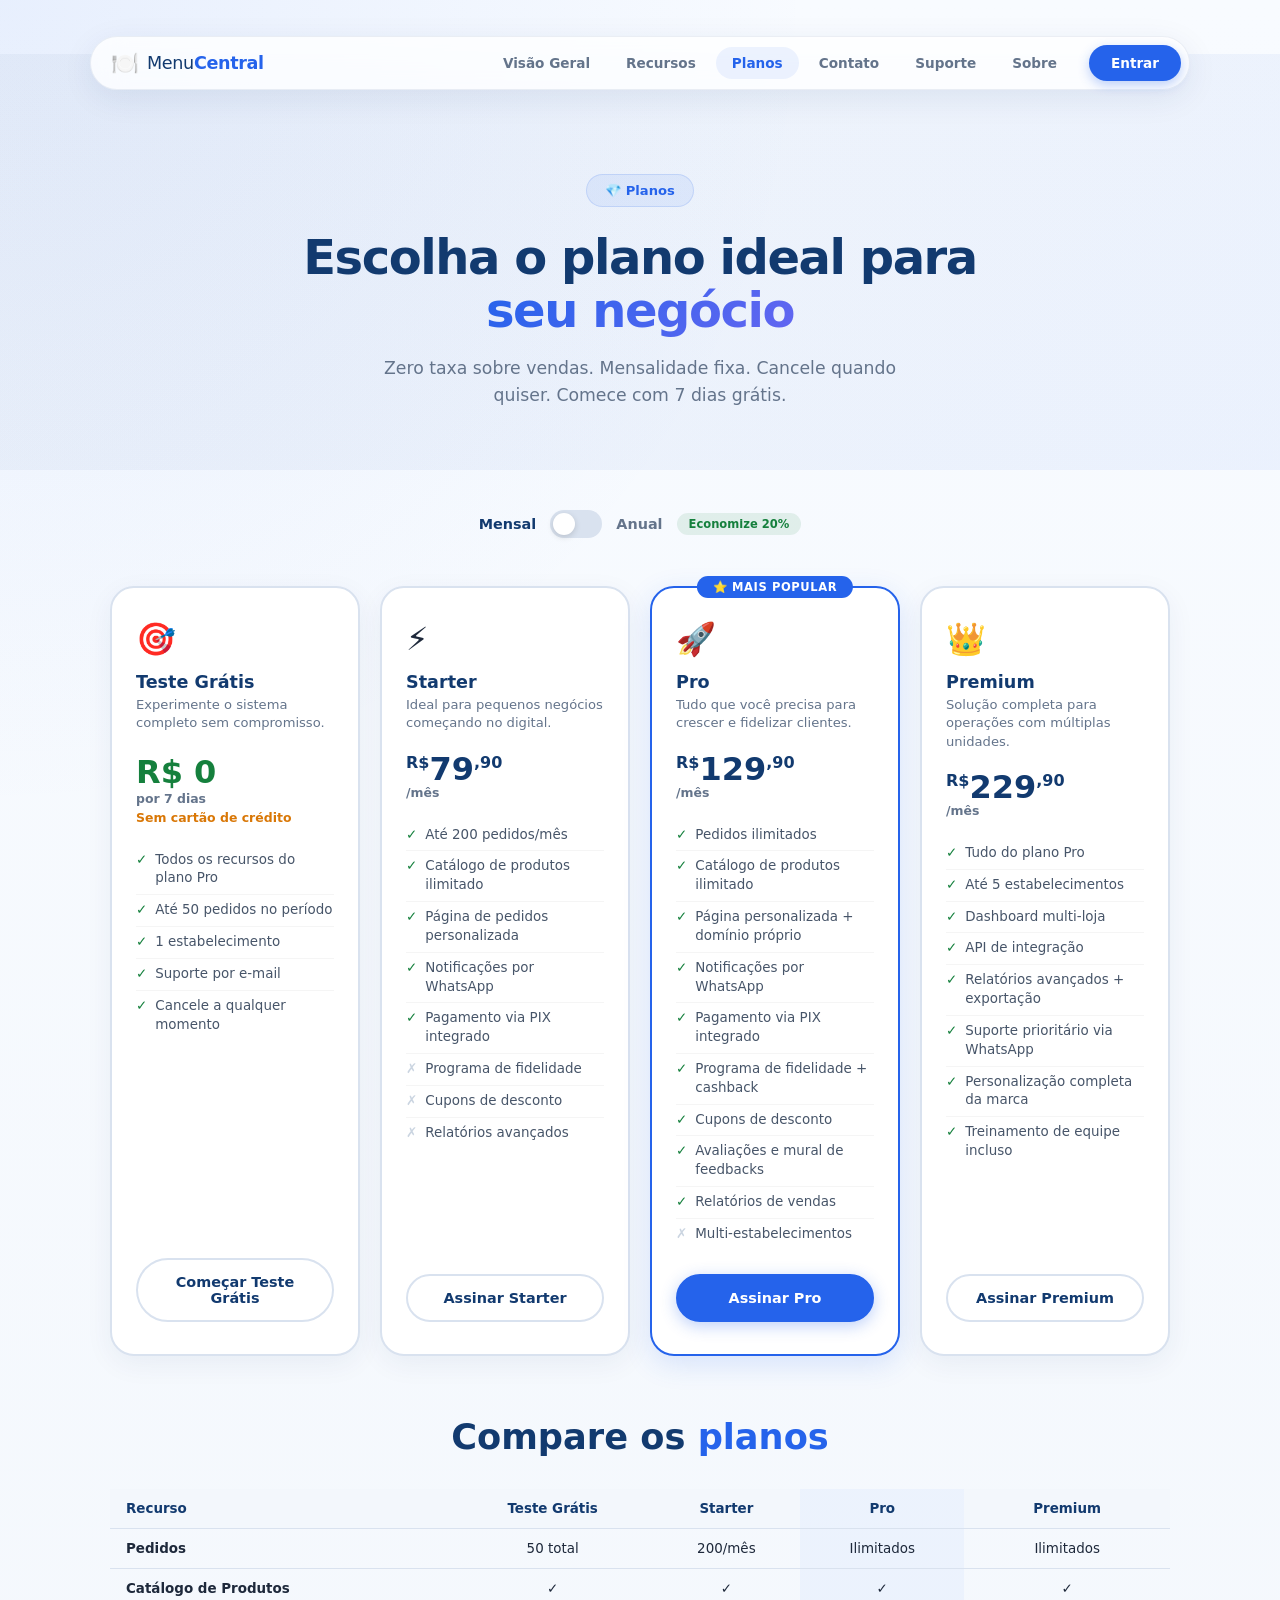
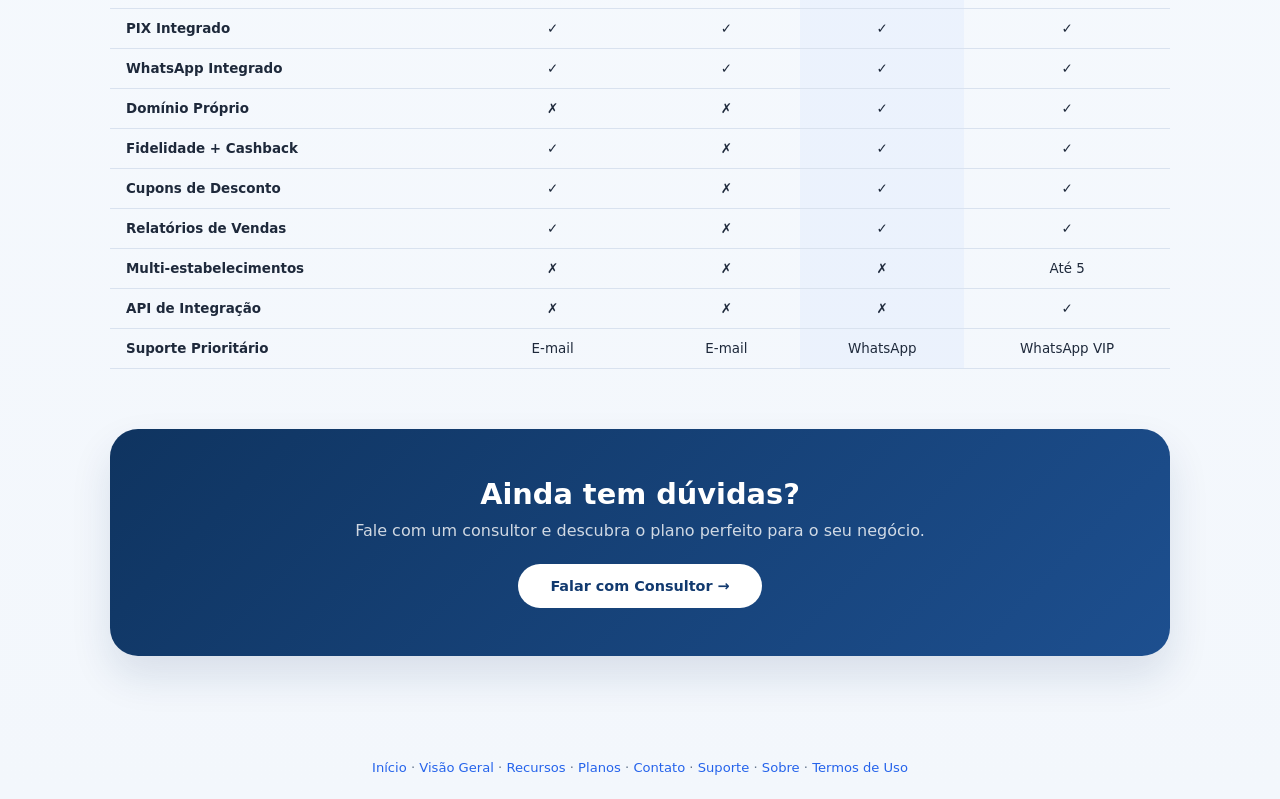
<file: planos.html>
<!DOCTYPE html>
<html lang="pt-BR">
<head>
    <meta charset="UTF-8" />
    <meta name="viewport" content="width=device-width, initial-scale=1.0, user-scalable=no" />
    <title>Menu Central — Planos e Preços</title>
    <link rel="icon" type="image/svg+xml" href="data:image/svg+xml,<svg xmlns='http://www.w3.org/2000/svg' viewBox='0 0 100 100'><text y='.9em' font-size='90'>🍽️</text></svg>" />
    <link rel="stylesheet" href="style.css" />
    <link rel="stylesheet" href="negocios.css" />
</head>
<body>
    <!-- ══ HEADER ══ -->
    <header class="top-header">
        <div class="top-header-inner">
            <a href="/" class="logo-link">
                <span class="logo-icon">🍽️</span>
                <span class="logo-text">Menu<strong>Central</strong></span>
            </a>
            <nav class="top-nav">
                <a href="/negocios" class="top-nav-link">Visão Geral</a>
                <a href="/recursos" class="top-nav-link">Recursos</a>
                <a href="/planos" class="top-nav-link active">Planos</a>
                <a href="/contato" class="top-nav-link">Contato</a>
                <a href="/suporte" class="top-nav-link">Suporte</a>
                <a href="/sobre" class="top-nav-link">Sobre</a>
            </nav>
            <button class="nav-toggle" id="navToggle" aria-label="Menu" onclick="toggleNav()"><span></span><span></span><span></span></button>
            <a href="/entrar" class="header-cta">Entrar</a>
        </div>
    </header>
    <div class="nav-overlay" id="navOverlay">
        <button class="nav-close" onclick="toggleNav()">&times;</button>
        <a href="/negocios">Visão Geral</a>
        <a href="/recursos">Recursos</a>
        <a href="/planos" class="active">Planos</a>
        <a href="/contato">Contato</a>
        <a href="/suporte">Suporte</a>
        <a href="/sobre">Sobre</a>
        <a href="/entrar">Entrar</a>
    </div>

    <!-- ══ HERO ══ -->
    <section class="page-hero">
        <div class="page-hero-content">
            <div class="page-hero-badge">💎 Planos</div>
            <h1 class="page-hero-title">Escolha o plano ideal para <span>seu negócio</span></h1>
            <p class="page-hero-subtitle">Zero taxa sobre vendas. Mensalidade fixa. Cancele quando quiser. Comece com 7 dias grátis.</p>
        </div>
    </section>

    <!-- ══ PLANOS ══ -->
    <section class="biz-shell">
        <div class="billing-toggle">
            <span class="billing-label active" id="lblMensal">Mensal</span>
            <div class="billing-switch" id="billingSwitch" onclick="toggleBilling()"></div>
            <span class="billing-label" id="lblAnual">Anual</span>
            <span class="billing-save">Economize 20%</span>
        </div>

        <div class="plans-grid" id="plansGrid">
            <!-- Trial -->
            <div class="plan-card">
                <div class="plan-icon">🎯</div>
                <div class="plan-name">Teste Grátis</div>
                <div class="plan-desc">Experimente o sistema completo sem compromisso.</div>
                <div class="plan-price-wrap">
                    <div class="plan-price-free">R$ 0</div>
                    <div class="plan-period">por 7 dias</div>
                    <div class="plan-trial-note">Sem cartão de crédito</div>
                </div>
                <ul class="plan-features">
                    <li><span class="plan-check">✓</span> Todos os recursos do plano Pro</li>
                    <li><span class="plan-check">✓</span> Até 50 pedidos no período</li>
                    <li><span class="plan-check">✓</span> 1 estabelecimento</li>
                    <li><span class="plan-check">✓</span> Suporte por e-mail</li>
                    <li><span class="plan-check">✓</span> Cancele a qualquer momento</li>
                </ul>
                <a href="javascript:void(0)" class="plan-cta" onclick="assinarPlano(1, 'Teste Grátis')">Começar Teste Grátis</a>
            </div>

            <!-- Starter -->
            <div class="plan-card">
                <div class="plan-icon">⚡</div>
                <div class="plan-name">Starter</div>
                <div class="plan-desc">Ideal para pequenos negócios começando no digital.</div>
                <div class="plan-price-wrap">
                    <div class="plan-price" data-monthly="7990" data-yearly="6990">
                        <span class="plan-currency">R$</span>79<span class="plan-cents">,90</span>
                    </div>
                    <div class="plan-period">/mês</div>
                </div>
                <ul class="plan-features">
                    <li><span class="plan-check">✓</span> Até 200 pedidos/mês</li>
                    <li><span class="plan-check">✓</span> Catálogo de produtos ilimitado</li>
                    <li><span class="plan-check">✓</span> Página de pedidos personalizada</li>
                    <li><span class="plan-check">✓</span> Notificações por WhatsApp</li>
                    <li><span class="plan-check">✓</span> Pagamento via PIX integrado</li>
                    <li><span class="plan-cross">✗</span> Programa de fidelidade</li>
                    <li><span class="plan-cross">✗</span> Cupons de desconto</li>
                    <li><span class="plan-cross">✗</span> Relatórios avançados</li>
                </ul>
                <a href="javascript:void(0)" class="plan-cta" onclick="assinarPlano(2, 'Starter')">Assinar Starter</a>
            </div>

            <!-- Pro -->
            <div class="plan-card featured">
                <div class="plan-popular">⭐ Mais Popular</div>
                <div class="plan-icon">🚀</div>
                <div class="plan-name">Pro</div>
                <div class="plan-desc">Tudo que você precisa para crescer e fidelizar clientes.</div>
                <div class="plan-price-wrap">
                    <div class="plan-price" data-monthly="12990" data-yearly="10990">
                        <span class="plan-currency">R$</span>129<span class="plan-cents">,90</span>
                    </div>
                    <div class="plan-period">/mês</div>
                </div>
                <ul class="plan-features">
                    <li><span class="plan-check">✓</span> Pedidos ilimitados</li>
                    <li><span class="plan-check">✓</span> Catálogo de produtos ilimitado</li>
                    <li><span class="plan-check">✓</span> Página personalizada + domínio próprio</li>
                    <li><span class="plan-check">✓</span> Notificações por WhatsApp</li>
                    <li><span class="plan-check">✓</span> Pagamento via PIX integrado</li>
                    <li><span class="plan-check">✓</span> Programa de fidelidade + cashback</li>
                    <li><span class="plan-check">✓</span> Cupons de desconto</li>
                    <li><span class="plan-check">✓</span> Avaliações e mural de feedbacks</li>
                    <li><span class="plan-check">✓</span> Relatórios de vendas</li>
                    <li><span class="plan-cross">✗</span> Multi-estabelecimentos</li>
                </ul>
                <a href="javascript:void(0)" class="plan-cta primary" onclick="assinarPlano(3, 'Pro')">Assinar Pro</a>
            </div>

            <!-- Premium -->
            <div class="plan-card">
                <div class="plan-icon">👑</div>
                <div class="plan-name">Premium</div>
                <div class="plan-desc">Solução completa para operações com múltiplas unidades.</div>
                <div class="plan-price-wrap">
                    <div class="plan-price" data-monthly="22990" data-yearly="18990">
                        <span class="plan-currency">R$</span>229<span class="plan-cents">,90</span>
                    </div>
                    <div class="plan-period">/mês</div>
                </div>
                <ul class="plan-features">
                    <li><span class="plan-check">✓</span> Tudo do plano Pro</li>
                    <li><span class="plan-check">✓</span> Até 5 estabelecimentos</li>
                    <li><span class="plan-check">✓</span> Dashboard multi-loja</li>
                    <li><span class="plan-check">✓</span> API de integração</li>
                    <li><span class="plan-check">✓</span> Relatórios avançados + exportação</li>
                    <li><span class="plan-check">✓</span> Suporte prioritário via WhatsApp</li>
                    <li><span class="plan-check">✓</span> Personalização completa da marca</li>
                    <li><span class="plan-check">✓</span> Treinamento de equipe incluso</li>
                </ul>
                <a href="javascript:void(0)" class="plan-cta" onclick="assinarPlano(4, 'Premium')">Assinar Premium</a>
            </div>
        </div>
    </section>

    <!-- ══ TABELA COMPARATIVA ══ -->
    <section class="compare-section">
        <div class="biz-shell">
            <div class="section-header" style="text-align:center;margin-bottom:32px;">
                <h2>Compare os <span class="text-accent">planos</span></h2>
            </div>
            <div class="compare-table-wrap">
                <table class="compare-table">
                    <thead>
                        <tr>
                            <th>Recurso</th>
                            <th>Teste Grátis</th>
                            <th>Starter</th>
                            <th class="highlight">Pro</th>
                            <th>Premium</th>
                        </tr>
                    </thead>
                    <tbody>
                        <tr>
                            <td>Pedidos</td>
                            <td>50 total</td>
                            <td>200/mês</td>
                            <td class="highlight">Ilimitados</td>
                            <td>Ilimitados</td>
                        </tr>
                        <tr>
                            <td>Catálogo de Produtos</td>
                            <td>✓</td>
                            <td>✓</td>
                            <td class="highlight">✓</td>
                            <td>✓</td>
                        </tr>
                        <tr>
                            <td>PIX Integrado</td>
                            <td>✓</td>
                            <td>✓</td>
                            <td class="highlight">✓</td>
                            <td>✓</td>
                        </tr>
                        <tr>
                            <td>WhatsApp Integrado</td>
                            <td>✓</td>
                            <td>✓</td>
                            <td class="highlight">✓</td>
                            <td>✓</td>
                        </tr>
                        <tr>
                            <td>Domínio Próprio</td>
                            <td>✗</td>
                            <td>✗</td>
                            <td class="highlight">✓</td>
                            <td>✓</td>
                        </tr>
                        <tr>
                            <td>Fidelidade + Cashback</td>
                            <td>✓</td>
                            <td>✗</td>
                            <td class="highlight">✓</td>
                            <td>✓</td>
                        </tr>
                        <tr>
                            <td>Cupons de Desconto</td>
                            <td>✓</td>
                            <td>✗</td>
                            <td class="highlight">✓</td>
                            <td>✓</td>
                        </tr>
                        <tr>
                            <td>Relatórios de Vendas</td>
                            <td>✓</td>
                            <td>✗</td>
                            <td class="highlight">✓</td>
                            <td>✓</td>
                        </tr>
                        <tr>
                            <td>Multi-estabelecimentos</td>
                            <td>✗</td>
                            <td>✗</td>
                            <td class="highlight">✗</td>
                            <td>Até 5</td>
                        </tr>
                        <tr>
                            <td>API de Integração</td>
                            <td>✗</td>
                            <td>✗</td>
                            <td class="highlight">✗</td>
                            <td>✓</td>
                        </tr>
                        <tr>
                            <td>Suporte Prioritário</td>
                            <td>E-mail</td>
                            <td>E-mail</td>
                            <td class="highlight">WhatsApp</td>
                            <td>WhatsApp VIP</td>
                        </tr>
                    </tbody>
                </table>
            </div>
        </div>
    </section>

    <!-- ══ CTA FINAL ══ -->
    <section class="plans-cta">
        <div class="biz-shell">
            <div class="plans-cta-card">
                <h2>Ainda tem dúvidas?</h2>
                <p>Fale com um consultor e descubra o plano perfeito para o seu negócio.</p>
                <a href="https://wa.me/5527995045666?text=Olá! Gostaria de saber mais sobre os planos do Menu Central." class="plans-cta-btn" target="_blank">Falar com Consultor →</a>
            </div>
        </div>
    </section>

    <!-- ══ MODAL ASSINATURA + BOLETO ══ -->
    <div class="modal-overlay" id="modalAssinatura" onclick="fecharModalAssinar(event)">
        <div class="modal-content" onclick="event.stopPropagation()">
            <button type="button" class="modal-close" onclick="fecharModalAssinar()">&times;</button>

            <!-- Etapa 1: Dados do assinante -->
            <div id="assinarEtapa1">
                <div class="modal-icon">📋</div>
                <h2 class="modal-title">Assinar Plano <span id="assinarPlanoNome"></span></h2>
                <p class="modal-subtitle" id="assinarPlanoPreco"></p>

                <form id="formAssinar" onsubmit="confirmarAssinatura(event)">
                    <div class="modal-group">
                        <label>E-mail</label>
                        <input type="email" id="assinarEmail" placeholder="seu@email.com" required />
                    </div>
                    <div class="modal-group">
                        <label>CPF</label>
                        <input type="text" id="assinarCpf" inputmode="numeric" maxlength="14" placeholder="000.000.000-00" required />
                    </div>
                    <div class="modal-group">
                        <label>Ciclo de cobrança</label>
                        <div class="modal-ciclo">
                            <button type="button" class="ciclo-btn active" data-ciclo="mensal" onclick="selecionarCiclo('mensal')">Mensal</button>
                            <button type="button" class="ciclo-btn" data-ciclo="anual" onclick="selecionarCiclo('anual')">Anual <small>(-20%)</small></button>
                        </div>
                    </div>
                    <div class="modal-resumo">
                        <div class="resumo-linha"><span>Plano</span><strong id="resumoPlano"></strong></div>
                        <div class="resumo-linha"><span>Ciclo</span><strong id="resumoCiclo">Mensal</strong></div>
                        <div class="resumo-linha total"><span>Total</span><strong id="resumoTotal"></strong></div>
                    </div>
                    <button type="submit" class="modal-btn" id="btnConfirmarAssinar">
                        <span>Gerar Boleto</span>
                    </button>
                </form>

                <div class="modal-msg hidden" id="assinarErro"></div>
            </div>

            <!-- Etapa 2: Boleto gerado -->
            <div id="assinarEtapa2" class="hidden">
                <div class="modal-icon">✅</div>
                <h2 class="modal-title">Boleto Gerado!</h2>
                <p class="modal-subtitle">Pague o boleto para ativar sua assinatura.</p>

                <div class="boleto-card">
                    <div class="boleto-info">
                        <div class="boleto-linha"><span>Plano</span><strong id="boletoPlano"></strong></div>
                        <div class="boleto-linha"><span>Valor</span><strong id="boletoValor"></strong></div>
                        <div class="boleto-linha"><span>Vencimento</span><strong id="boletoVenc"></strong></div>
                    </div>

                    <div class="boleto-codigo">
                        <label>Linha Digitável (copiar e colar)</label>
                        <div class="boleto-linha-digitavel">
                            <code id="boletoLinha"></code>
                            <button type="button" class="boleto-copiar" onclick="copiarLinhaDigitavel()">📋 Copiar</button>
                        </div>
                    </div>

                    <a href="#" id="boletoLink" class="modal-btn" target="_blank">
                        <span>📄 Abrir Boleto PDF</span>
                    </a>
                </div>

                <p class="boleto-aviso">⏳ Após o pagamento, sua assinatura será ativada automaticamente em até 2 dias úteis.</p>

                <button type="button" class="modal-btn-secondary" onclick="fecharModalAssinar()">Fechar</button>
            </div>

            <!-- Etapa: Trial ativado -->
            <div id="assinarEtapaTrial" class="hidden">
                <div class="modal-icon modal-success-anim">🎉</div>
                <h2 class="modal-title">Teste Grátis Ativado!</h2>
                <p class="modal-subtitle">Aproveite todos os recursos do plano Pro por 7 dias. Sem compromisso.</p>
                <div class="trial-badge">
                    <span>✓</span> Válido até <strong id="trialDataFim"></strong>
                </div>
                <button type="button" class="modal-btn" onclick="fecharModalAssinar()">Entendi, vamos lá! →</button>
            </div>
        </div>
    </div>

    <!-- ══ FOOTER ══ -->
    <div class="biz-footer">
        <p><a href="/">Início</a> · <a href="/negocios">Visão Geral</a> · <a href="/recursos">Recursos</a> · <a href="/planos">Planos</a> · <a href="/contato">Contato</a> · <a href="/suporte">Suporte</a> · <a href="/sobre">Sobre</a> · <a href="/termos">Termos de Uso</a></p>
    </div>

    <script src="config.js"></script>
    <script src="negocios.js"></script>
</body>
</html>
</file>
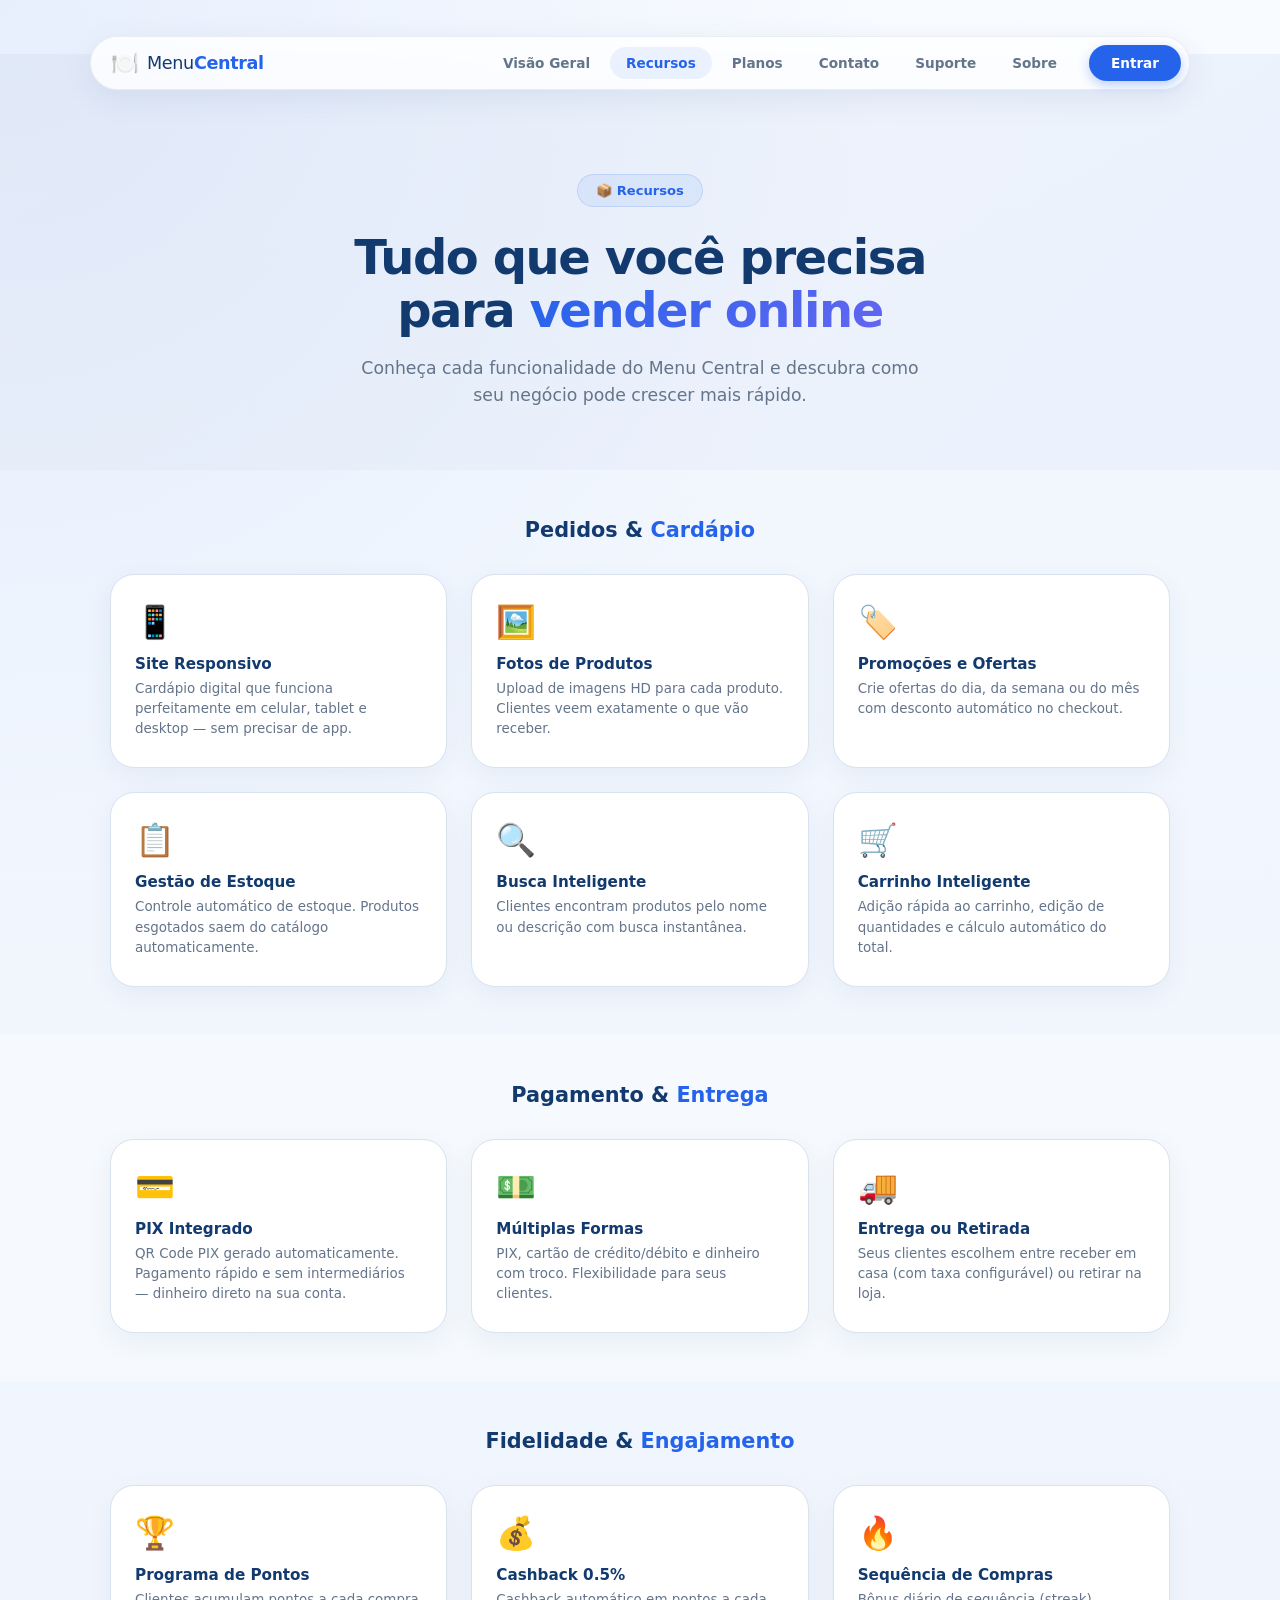
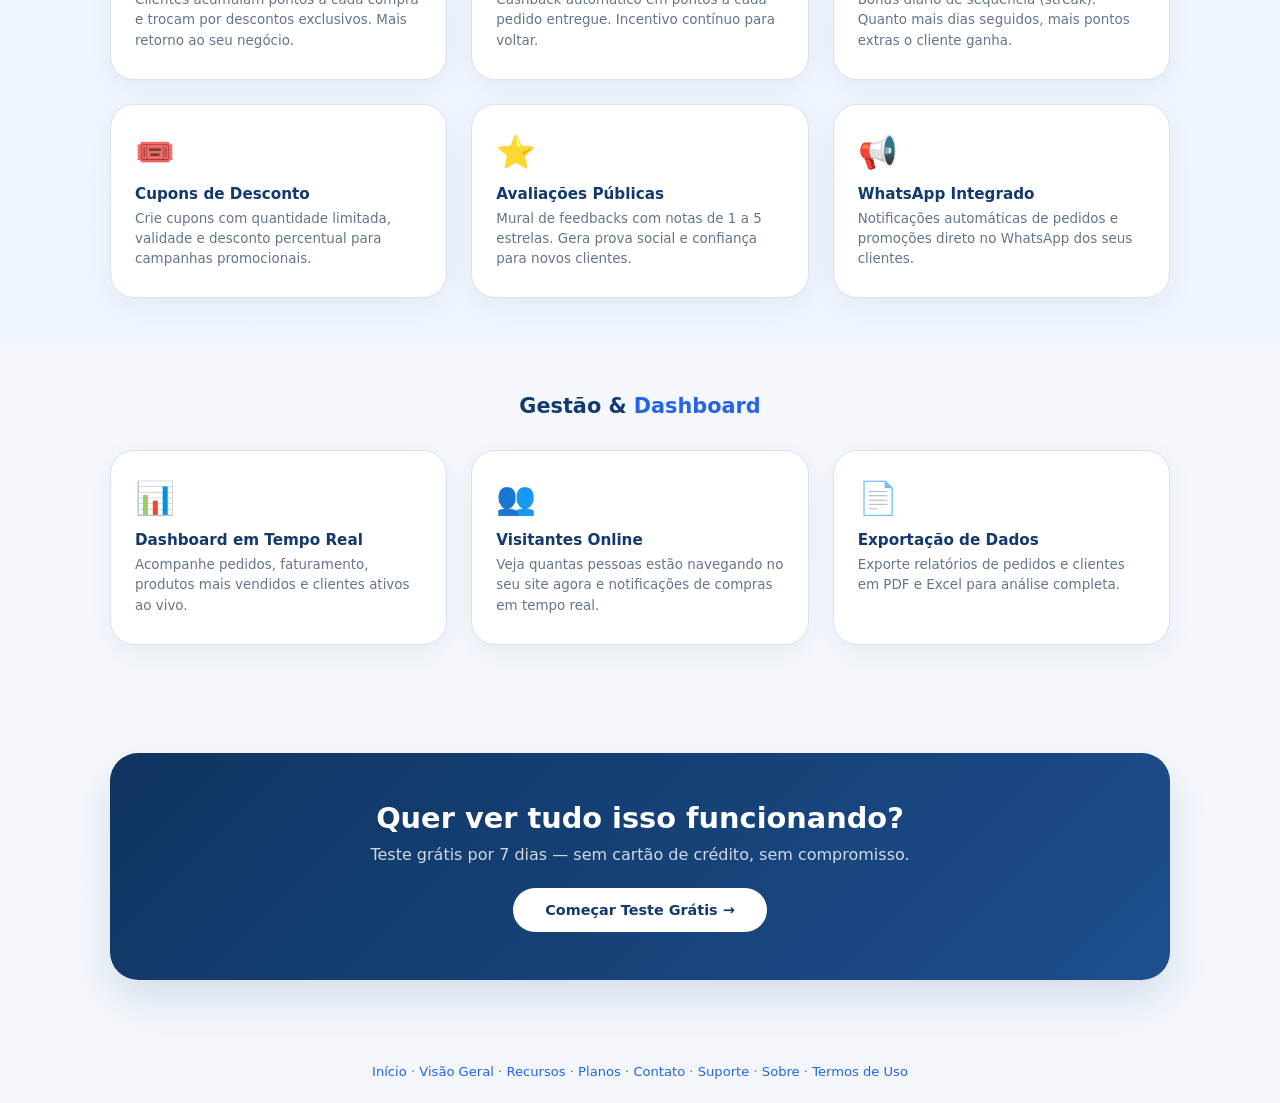
<file: recursos.html>
<!DOCTYPE html>
<html lang="pt-BR">
<head>
    <meta charset="UTF-8" />
    <meta name="viewport" content="width=device-width, initial-scale=1.0, user-scalable=no" />
    <title>Menu Central — Recursos | Funcionalidades Completas</title>
    <link rel="icon" type="image/svg+xml" href="data:image/svg+xml,<svg xmlns='http://www.w3.org/2000/svg' viewBox='0 0 100 100'><text y='.9em' font-size='90'>🍽️</text></svg>" />
    <link rel="stylesheet" href="style.css" />
    <link rel="stylesheet" href="negocios.css" />
</head>
<body>
    <!-- ══ HEADER ══ -->
    <header class="top-header">
        <div class="top-header-inner">
            <a href="/" class="logo-link">
                <span class="logo-icon">🍽️</span>
                <span class="logo-text">Menu<strong>Central</strong></span>
            </a>
            <nav class="top-nav">
                <a href="/negocios" class="top-nav-link">Visão Geral</a>
                <a href="/recursos" class="top-nav-link active">Recursos</a>
                <a href="/planos" class="top-nav-link">Planos</a>
                <a href="/contato" class="top-nav-link">Contato</a>
                <a href="/suporte" class="top-nav-link">Suporte</a>
                <a href="/sobre" class="top-nav-link">Sobre</a>
            </nav>
            <button class="nav-toggle" id="navToggle" aria-label="Menu" onclick="toggleNav()"><span></span><span></span><span></span></button>
            <a href="/entrar" class="header-cta">Entrar</a>
        </div>
    </header>
    <div class="nav-overlay" id="navOverlay">
        <button class="nav-close" onclick="toggleNav()">&times;</button>
        <a href="/negocios">Visão Geral</a>
        <a href="/recursos" class="active">Recursos</a>
        <a href="/planos">Planos</a>
        <a href="/contato">Contato</a>
        <a href="/suporte">Suporte</a>
        <a href="/sobre">Sobre</a>
        <a href="/entrar">Entrar</a>
    </div>

    <!-- ══ HERO ══ -->
    <section class="page-hero">
        <div class="page-hero-content">
            <div class="page-hero-badge">📦 Recursos</div>
            <h1 class="page-hero-title">Tudo que você precisa para <span>vender online</span></h1>
            <p class="page-hero-subtitle">Conheça cada funcionalidade do Menu Central e descubra como seu negócio pode crescer mais rápido.</p>
        </div>
    </section>

    <!-- ══ PEDIDOS E CARDÁPIO ══ -->
    <section class="feat-category">
        <div class="biz-shell">
            <h2 class="feat-category-title">Pedidos & <span>Cardápio</span></h2>
            <div class="feat-grid">
                <div class="feat-card">
                    <div class="feat-icon">📱</div>
                    <h3>Site Responsivo</h3>
                    <p>Cardápio digital que funciona perfeitamente em celular, tablet e desktop — sem precisar de app.</p>
                </div>
                <div class="feat-card">
                    <div class="feat-icon">🖼️</div>
                    <h3>Fotos de Produtos</h3>
                    <p>Upload de imagens HD para cada produto. Clientes veem exatamente o que vão receber.</p>
                </div>
                <div class="feat-card">
                    <div class="feat-icon">🏷️</div>
                    <h3>Promoções e Ofertas</h3>
                    <p>Crie ofertas do dia, da semana ou do mês com desconto automático no checkout.</p>
                </div>
                <div class="feat-card">
                    <div class="feat-icon">📋</div>
                    <h3>Gestão de Estoque</h3>
                    <p>Controle automático de estoque. Produtos esgotados saem do catálogo automaticamente.</p>
                </div>
                <div class="feat-card">
                    <div class="feat-icon">🔍</div>
                    <h3>Busca Inteligente</h3>
                    <p>Clientes encontram produtos pelo nome ou descrição com busca instantânea.</p>
                </div>
                <div class="feat-card">
                    <div class="feat-icon">🛒</div>
                    <h3>Carrinho Inteligente</h3>
                    <p>Adição rápida ao carrinho, edição de quantidades e cálculo automático do total.</p>
                </div>
            </div>
        </div>
    </section>

    <!-- ══ PAGAMENTO E ENTREGA ══ -->
    <section class="feat-category">
        <div class="biz-shell">
            <h2 class="feat-category-title">Pagamento & <span>Entrega</span></h2>
            <div class="feat-grid">
                <div class="feat-card">
                    <div class="feat-icon">💳</div>
                    <h3>PIX Integrado</h3>
                    <p>QR Code PIX gerado automaticamente. Pagamento rápido e sem intermediários — dinheiro direto na sua conta.</p>
                </div>
                <div class="feat-card">
                    <div class="feat-icon">💵</div>
                    <h3>Múltiplas Formas</h3>
                    <p>PIX, cartão de crédito/débito e dinheiro com troco. Flexibilidade para seus clientes.</p>
                </div>
                <div class="feat-card">
                    <div class="feat-icon">🚚</div>
                    <h3>Entrega ou Retirada</h3>
                    <p>Seus clientes escolhem entre receber em casa (com taxa configurável) ou retirar na loja.</p>
                </div>
            </div>
        </div>
    </section>

    <!-- ══ FIDELIDADE E ENGAJAMENTO ══ -->
    <section class="feat-category">
        <div class="biz-shell">
            <h2 class="feat-category-title">Fidelidade & <span>Engajamento</span></h2>
            <div class="feat-grid">
                <div class="feat-card">
                    <div class="feat-icon">🏆</div>
                    <h3>Programa de Pontos</h3>
                    <p>Clientes acumulam pontos a cada compra e trocam por descontos exclusivos. Mais retorno ao seu negócio.</p>
                </div>
                <div class="feat-card">
                    <div class="feat-icon">💰</div>
                    <h3>Cashback 0.5%</h3>
                    <p>Cashback automático em pontos a cada pedido entregue. Incentivo contínuo para voltar.</p>
                </div>
                <div class="feat-card">
                    <div class="feat-icon">🔥</div>
                    <h3>Sequência de Compras</h3>
                    <p>Bônus diário de sequência (streak). Quanto mais dias seguidos, mais pontos extras o cliente ganha.</p>
                </div>
                <div class="feat-card">
                    <div class="feat-icon">🎟️</div>
                    <h3>Cupons de Desconto</h3>
                    <p>Crie cupons com quantidade limitada, validade e desconto percentual para campanhas promocionais.</p>
                </div>
                <div class="feat-card">
                    <div class="feat-icon">⭐</div>
                    <h3>Avaliações Públicas</h3>
                    <p>Mural de feedbacks com notas de 1 a 5 estrelas. Gera prova social e confiança para novos clientes.</p>
                </div>
                <div class="feat-card">
                    <div class="feat-icon">📢</div>
                    <h3>WhatsApp Integrado</h3>
                    <p>Notificações automáticas de pedidos e promoções direto no WhatsApp dos seus clientes.</p>
                </div>
            </div>
        </div>
    </section>

    <!-- ══ GESTÃO E DASHBOARD ══ -->
    <section class="feat-category">
        <div class="biz-shell">
            <h2 class="feat-category-title">Gestão & <span>Dashboard</span></h2>
            <div class="feat-grid">
                <div class="feat-card">
                    <div class="feat-icon">📊</div>
                    <h3>Dashboard em Tempo Real</h3>
                    <p>Acompanhe pedidos, faturamento, produtos mais vendidos e clientes ativos ao vivo.</p>
                </div>
                <div class="feat-card">
                    <div class="feat-icon">👥</div>
                    <h3>Visitantes Online</h3>
                    <p>Veja quantas pessoas estão navegando no seu site agora e notificações de compras em tempo real.</p>
                </div>
                <div class="feat-card">
                    <div class="feat-icon">📄</div>
                    <h3>Exportação de Dados</h3>
                    <p>Exporte relatórios de pedidos e clientes em PDF e Excel para análise completa.</p>
                </div>
            </div>
        </div>
    </section>

    <!-- ══ CTA ══ -->
    <section class="feat-cta">
        <div class="biz-shell">
            <div class="feat-cta-card">
                <h2>Quer ver tudo isso funcionando?</h2>
                <p>Teste grátis por 7 dias — sem cartão de crédito, sem compromisso.</p>
                <a href="https://wa.me/5527995045666?text=Olá! Gostaria de testar o Menu Central por 7 dias grátis." class="feat-cta-btn" target="_blank">Começar Teste Grátis →</a>
            </div>
        </div>
    </section>

    <!-- ══ FOOTER ══ -->
    <div class="biz-footer">
        <p><a href="/">Início</a> · <a href="/negocios">Visão Geral</a> · <a href="/recursos">Recursos</a> · <a href="/planos">Planos</a> · <a href="/contato">Contato</a> · <a href="/suporte">Suporte</a> · <a href="/sobre">Sobre</a> · <a href="/termos">Termos de Uso</a></p>
    </div>

    <script src="config.js"></script>
    <script src="negocios.js"></script>
</body>
</html>
</file>
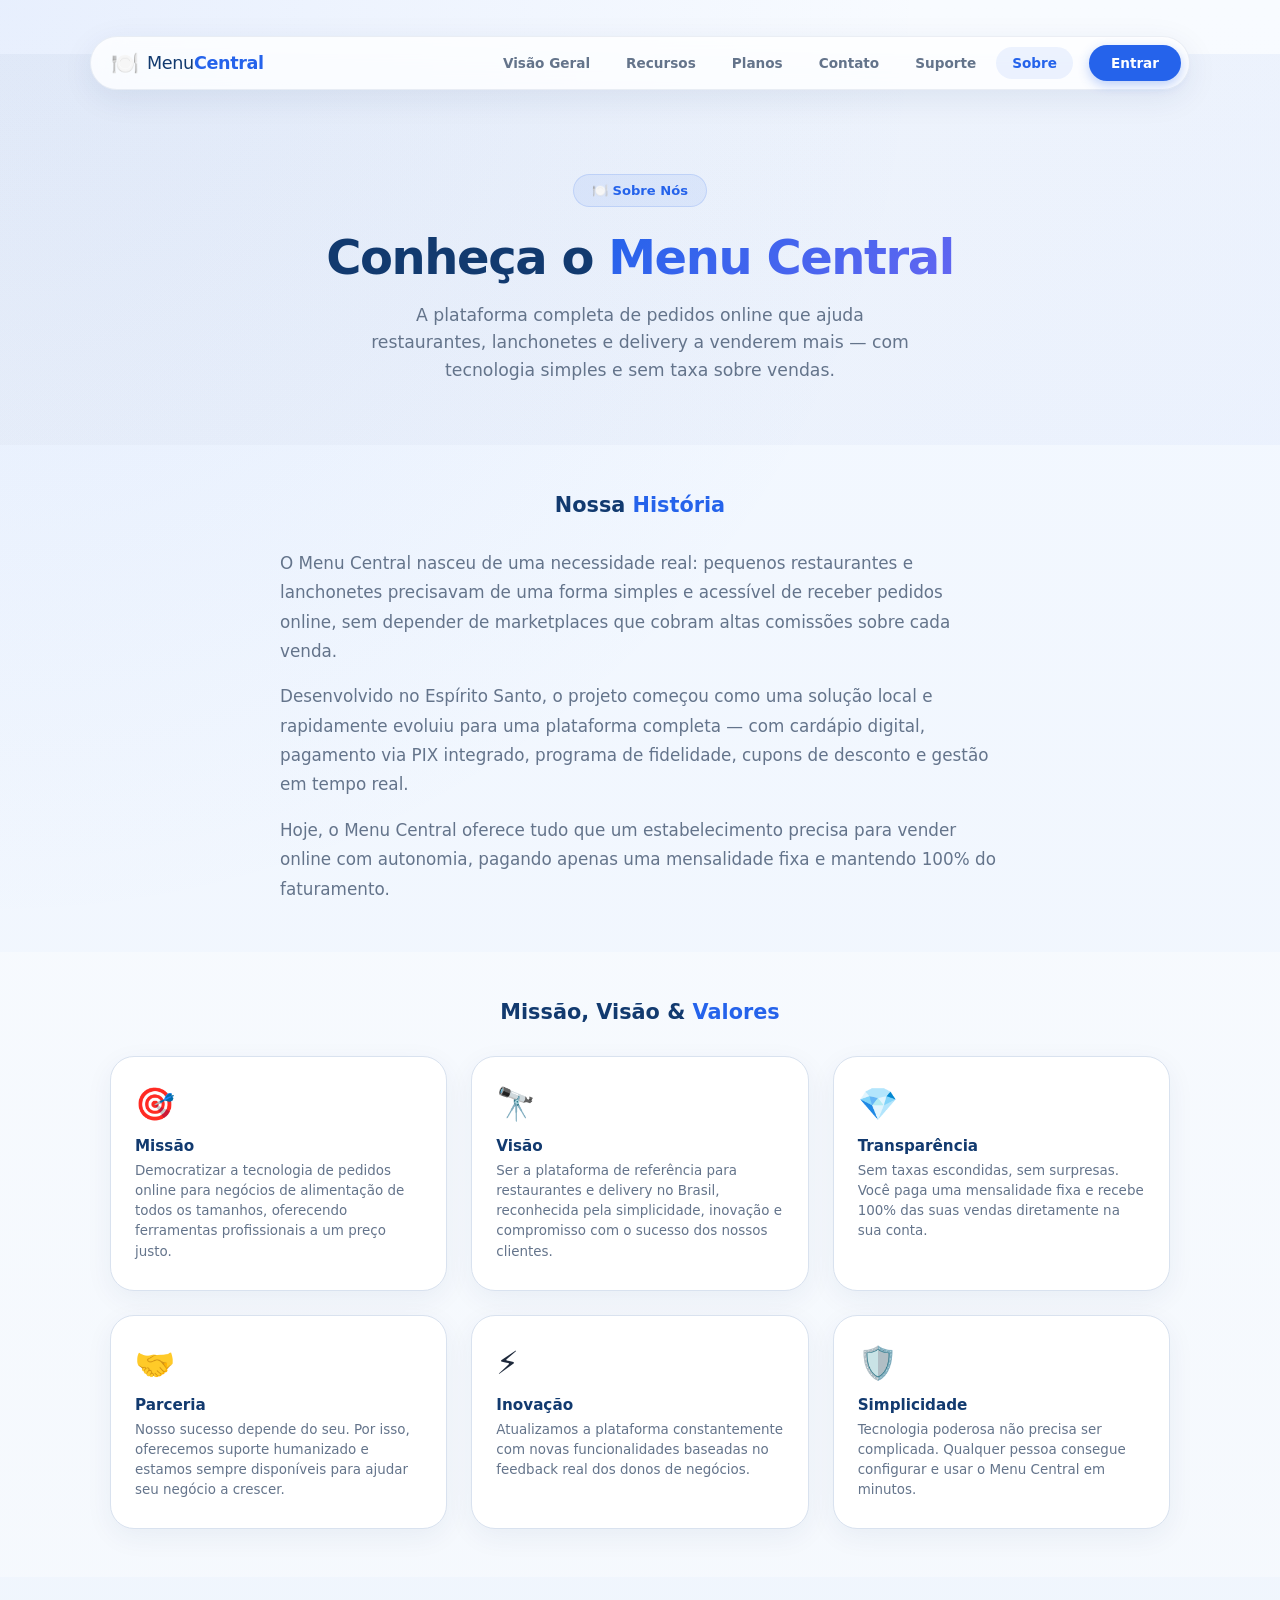
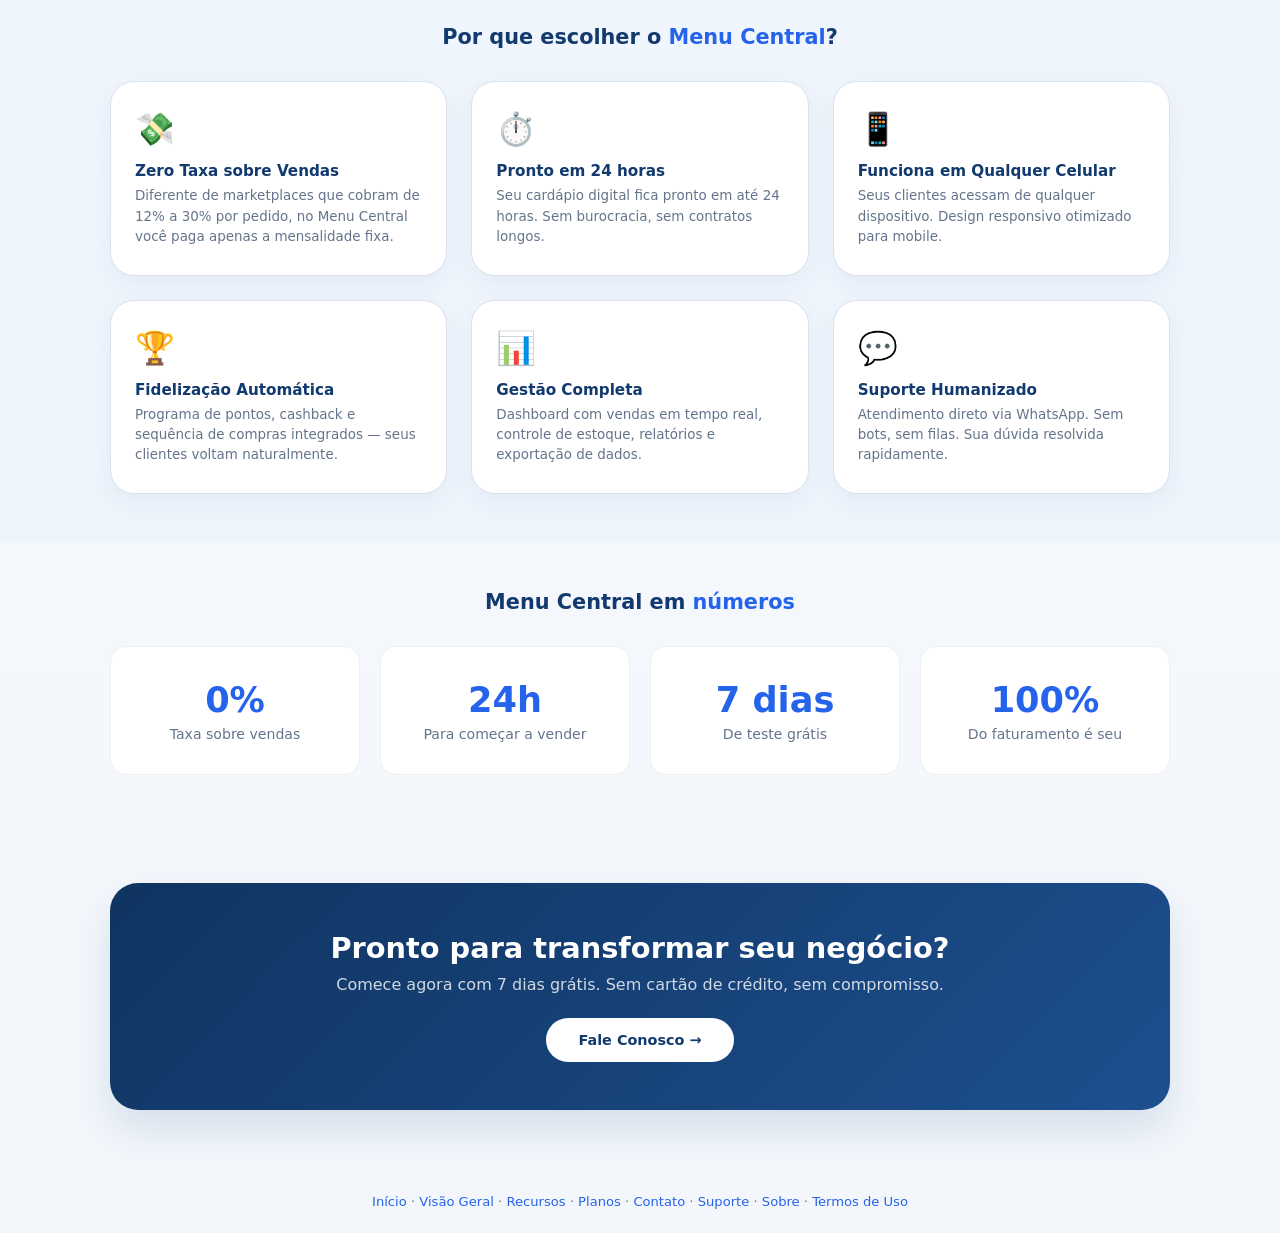
<file: sobre.html>
<!DOCTYPE html>
<html lang="pt-BR">
<head>
    <meta charset="UTF-8" />
    <meta name="viewport" content="width=device-width, initial-scale=1.0, user-scalable=no" />
    <title>Menu Central — Sobre Nós</title>
    <link rel="icon" type="image/svg+xml" href="data:image/svg+xml,<svg xmlns='http://www.w3.org/2000/svg' viewBox='0 0 100 100'><text y='.9em' font-size='90'>🍽️</text></svg>" />
    <link rel="stylesheet" href="style.css" />
    <link rel="stylesheet" href="negocios.css" />
</head>
<body>
    <!-- ══ HEADER ══ -->
    <header class="top-header">
        <div class="top-header-inner">
            <a href="/" class="logo-link">
                <span class="logo-icon">🍽️</span>
                <span class="logo-text">Menu<strong>Central</strong></span>
            </a>
            <nav class="top-nav">
                <a href="/negocios" class="top-nav-link">Visão Geral</a>
                <a href="/recursos" class="top-nav-link">Recursos</a>
                <a href="/planos" class="top-nav-link">Planos</a>
                <a href="/contato" class="top-nav-link">Contato</a>
                <a href="/suporte" class="top-nav-link">Suporte</a>
                <a href="/sobre" class="top-nav-link active">Sobre</a>
            </nav>
            <button class="nav-toggle" id="navToggle" aria-label="Menu" onclick="toggleNav()"><span></span><span></span><span></span></button>
            <a href="/entrar" class="header-cta">Entrar</a>
        </div>
    </header>
    <div class="nav-overlay" id="navOverlay">
        <button class="nav-close" onclick="toggleNav()">&times;</button>
        <a href="/negocios">Visão Geral</a>
        <a href="/recursos">Recursos</a>
        <a href="/planos">Planos</a>
        <a href="/contato">Contato</a>
        <a href="/suporte">Suporte</a>
        <a href="/sobre" class="active">Sobre</a>
        <a href="/entrar">Entrar</a>
    </div>

    <!-- ══ HERO ══ -->
    <section class="page-hero">
        <div class="page-hero-content">
            <div class="page-hero-badge">🍽️ Sobre Nós</div>
            <h1 class="page-hero-title">Conheça o <span>Menu Central</span></h1>
            <p class="page-hero-subtitle">A plataforma completa de pedidos online que ajuda restaurantes, lanchonetes e delivery a venderem mais — com tecnologia simples e sem taxa sobre vendas.</p>
        </div>
    </section>

    <!-- ══ NOSSA HISTÓRIA ══ -->
    <section class="feat-category">
        <div class="biz-shell">
            <h2 class="feat-category-title">Nossa <span>História</span></h2>
            <div class="about-text-block">
                <p>O Menu Central nasceu de uma necessidade real: pequenos restaurantes e lanchonetes precisavam de uma forma simples e acessível de receber pedidos online, sem depender de marketplaces que cobram altas comissões sobre cada venda.</p>
                <p>Desenvolvido no Espírito Santo, o projeto começou como uma solução local e rapidamente evoluiu para uma plataforma completa — com cardápio digital, pagamento via PIX integrado, programa de fidelidade, cupons de desconto e gestão em tempo real.</p>
                <p>Hoje, o Menu Central oferece tudo que um estabelecimento precisa para vender online com autonomia, pagando apenas uma mensalidade fixa e mantendo 100% do faturamento.</p>
            </div>
        </div>
    </section>

    <!-- ══ MISSÃO, VISÃO E VALORES ══ -->
    <section class="feat-category">
        <div class="biz-shell">
            <h2 class="feat-category-title">Missão, Visão & <span>Valores</span></h2>
            <div class="feat-grid">
                <div class="feat-card">
                    <div class="feat-icon">🎯</div>
                    <h3>Missão</h3>
                    <p>Democratizar a tecnologia de pedidos online para negócios de alimentação de todos os tamanhos, oferecendo ferramentas profissionais a um preço justo.</p>
                </div>
                <div class="feat-card">
                    <div class="feat-icon">🔭</div>
                    <h3>Visão</h3>
                    <p>Ser a plataforma de referência para restaurantes e delivery no Brasil, reconhecida pela simplicidade, inovação e compromisso com o sucesso dos nossos clientes.</p>
                </div>
                <div class="feat-card">
                    <div class="feat-icon">💎</div>
                    <h3>Transparência</h3>
                    <p>Sem taxas escondidas, sem surpresas. Você paga uma mensalidade fixa e recebe 100% das suas vendas diretamente na sua conta.</p>
                </div>
                <div class="feat-card">
                    <div class="feat-icon">🤝</div>
                    <h3>Parceria</h3>
                    <p>Nosso sucesso depende do seu. Por isso, oferecemos suporte humanizado e estamos sempre disponíveis para ajudar seu negócio a crescer.</p>
                </div>
                <div class="feat-card">
                    <div class="feat-icon">⚡</div>
                    <h3>Inovação</h3>
                    <p>Atualizamos a plataforma constantemente com novas funcionalidades baseadas no feedback real dos donos de negócios.</p>
                </div>
                <div class="feat-card">
                    <div class="feat-icon">🛡️</div>
                    <h3>Simplicidade</h3>
                    <p>Tecnologia poderosa não precisa ser complicada. Qualquer pessoa consegue configurar e usar o Menu Central em minutos.</p>
                </div>
            </div>
        </div>
    </section>

    <!-- ══ POR QUE MENU CENTRAL ══ -->
    <section class="feat-category">
        <div class="biz-shell">
            <h2 class="feat-category-title">Por que escolher o <span>Menu Central</span>?</h2>
            <div class="feat-grid">
                <div class="feat-card">
                    <div class="feat-icon">💸</div>
                    <h3>Zero Taxa sobre Vendas</h3>
                    <p>Diferente de marketplaces que cobram de 12% a 30% por pedido, no Menu Central você paga apenas a mensalidade fixa.</p>
                </div>
                <div class="feat-card">
                    <div class="feat-icon">⏱️</div>
                    <h3>Pronto em 24 horas</h3>
                    <p>Seu cardápio digital fica pronto em até 24 horas. Sem burocracia, sem contratos longos.</p>
                </div>
                <div class="feat-card">
                    <div class="feat-icon">📱</div>
                    <h3>Funciona em Qualquer Celular</h3>
                    <p>Seus clientes acessam de qualquer dispositivo. Design responsivo otimizado para mobile.</p>
                </div>
                <div class="feat-card">
                    <div class="feat-icon">🏆</div>
                    <h3>Fidelização Automática</h3>
                    <p>Programa de pontos, cashback e sequência de compras integrados — seus clientes voltam naturalmente.</p>
                </div>
                <div class="feat-card">
                    <div class="feat-icon">📊</div>
                    <h3>Gestão Completa</h3>
                    <p>Dashboard com vendas em tempo real, controle de estoque, relatórios e exportação de dados.</p>
                </div>
                <div class="feat-card">
                    <div class="feat-icon">💬</div>
                    <h3>Suporte Humanizado</h3>
                    <p>Atendimento direto via WhatsApp. Sem bots, sem filas. Sua dúvida resolvida rapidamente.</p>
                </div>
            </div>
        </div>
    </section>

    <!-- ══ NÚMEROS ══ -->
    <section class="feat-category">
        <div class="biz-shell">
            <h2 class="feat-category-title">Menu Central em <span>números</span></h2>
            <div class="about-stats-grid">
                <div class="about-stat-card">
                    <div class="about-stat-value">0%</div>
                    <div class="about-stat-label">Taxa sobre vendas</div>
                </div>
                <div class="about-stat-card">
                    <div class="about-stat-value">24h</div>
                    <div class="about-stat-label">Para começar a vender</div>
                </div>
                <div class="about-stat-card">
                    <div class="about-stat-value">7 dias</div>
                    <div class="about-stat-label">De teste grátis</div>
                </div>
                <div class="about-stat-card">
                    <div class="about-stat-value">100%</div>
                    <div class="about-stat-label">Do faturamento é seu</div>
                </div>
            </div>
        </div>
    </section>

    <!-- ══ CTA ══ -->
    <section class="feat-cta">
        <div class="biz-shell">
            <div class="feat-cta-card">
                <h2>Pronto para transformar seu negócio?</h2>
                <p>Comece agora com 7 dias grátis. Sem cartão de crédito, sem compromisso.</p>
                <a href="https://wa.me/5527995045666?text=Olá! Gostaria de saber mais sobre o Menu Central e testar por 7 dias grátis." class="feat-cta-btn" target="_blank">Fale Conosco →</a>
            </div>
        </div>
    </section>

    <!-- ══ FOOTER ══ -->
    <div class="biz-footer">
        <p><a href="/">Início</a> · <a href="/negocios">Visão Geral</a> · <a href="/recursos">Recursos</a> · <a href="/planos">Planos</a> · <a href="/contato">Contato</a> · <a href="/suporte">Suporte</a> · <a href="/sobre">Sobre</a> · <a href="/termos">Termos de Uso</a></p>
    </div>

    <script src="config.js"></script>
    <script src="negocios.js"></script>
</body>
</html>
</file>
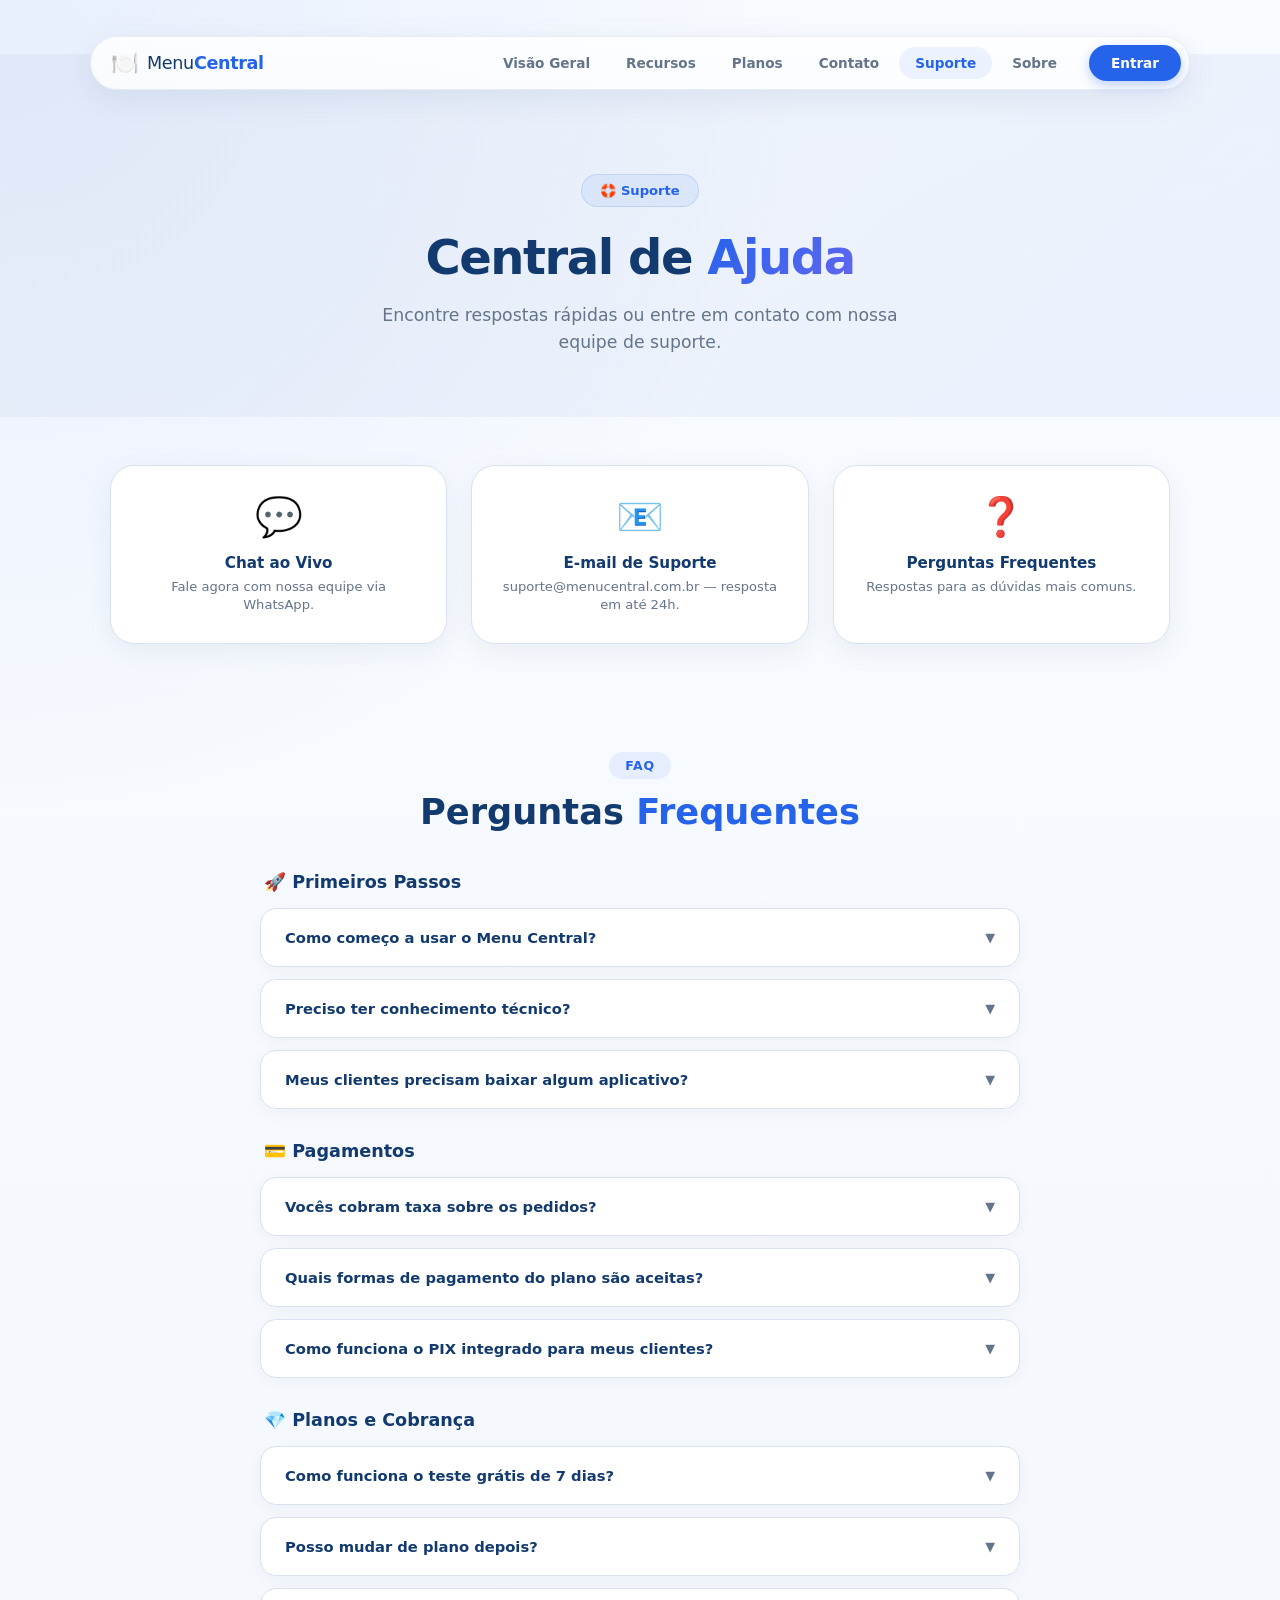
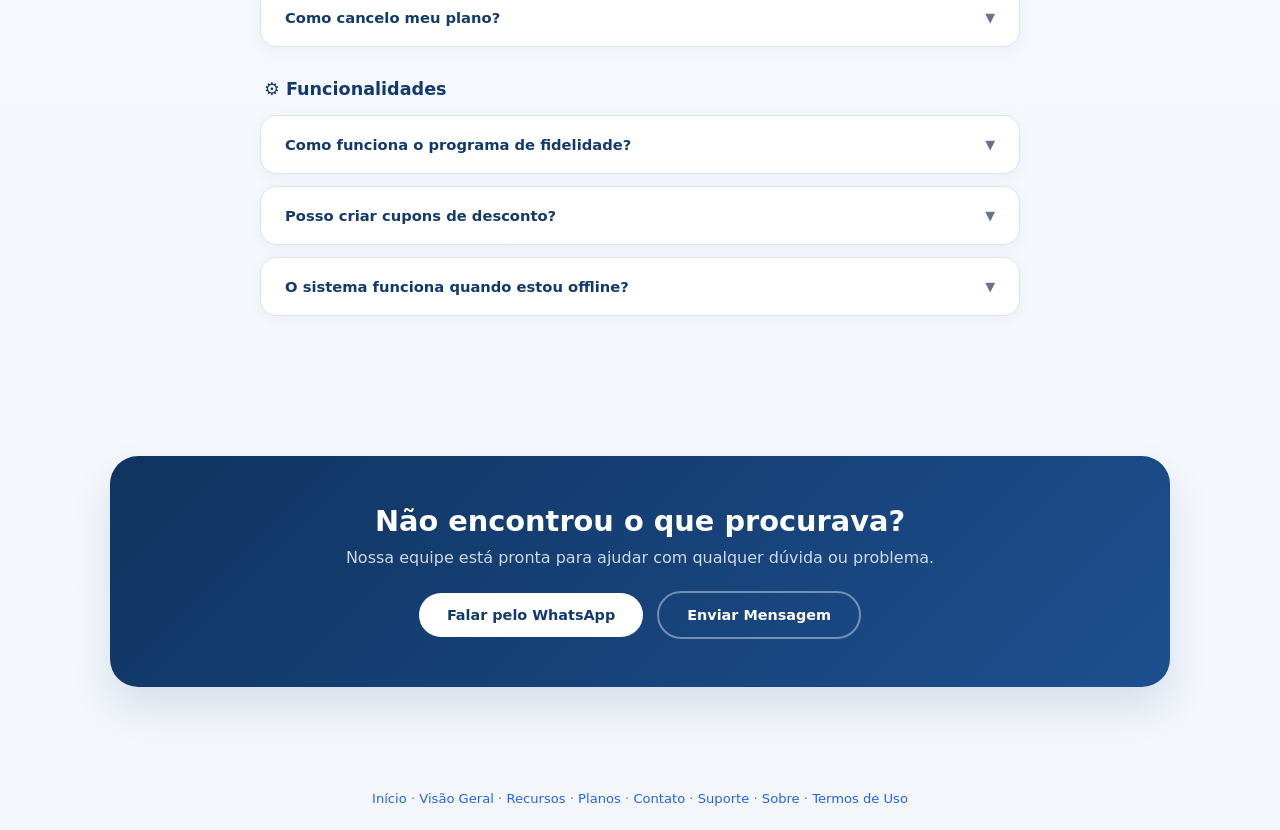
<file: suporte.html>
<!DOCTYPE html>
<html lang="pt-BR">
<head>
    <meta charset="UTF-8" />
    <meta name="viewport" content="width=device-width, initial-scale=1.0, user-scalable=no" />
    <title>Menu Central — Suporte | Central de Ajuda</title>
    <link rel="icon" type="image/svg+xml" href="data:image/svg+xml,<svg xmlns='http://www.w3.org/2000/svg' viewBox='0 0 100 100'><text y='.9em' font-size='90'>🍽️</text></svg>" />
    <link rel="stylesheet" href="style.css" />
    <link rel="stylesheet" href="negocios.css" />
</head>
<body>
    <!-- ══ HEADER ══ -->
    <header class="top-header">
        <div class="top-header-inner">
            <a href="/" class="logo-link">
                <span class="logo-icon">🍽️</span>
                <span class="logo-text">Menu<strong>Central</strong></span>
            </a>
            <nav class="top-nav">
                <a href="/negocios" class="top-nav-link">Visão Geral</a>
                <a href="/recursos" class="top-nav-link">Recursos</a>
                <a href="/planos" class="top-nav-link">Planos</a>
                <a href="/contato" class="top-nav-link">Contato</a>
                <a href="/suporte" class="top-nav-link active">Suporte</a>
                <a href="/sobre" class="top-nav-link">Sobre</a>
            </nav>
            <button class="nav-toggle" id="navToggle" aria-label="Menu" onclick="toggleNav()"><span></span><span></span><span></span></button>
            <a href="/entrar" class="header-cta">Entrar</a>
        </div>
    </header>
    <div class="nav-overlay" id="navOverlay">
        <button class="nav-close" onclick="toggleNav()">&times;</button>
        <a href="/negocios">Visão Geral</a>
        <a href="/recursos">Recursos</a>
        <a href="/planos">Planos</a>
        <a href="/contato">Contato</a>
        <a href="/suporte" class="active">Suporte</a>
        <a href="/sobre">Sobre</a>
        <a href="/entrar">Entrar</a>
    </div>

    <!-- ══ HERO ══ -->
    <section class="page-hero">
        <div class="page-hero-content">
            <div class="page-hero-badge">🛟 Suporte</div>
            <h1 class="page-hero-title">Central de <span>Ajuda</span></h1>
            <p class="page-hero-subtitle">Encontre respostas rápidas ou entre em contato com nossa equipe de suporte.</p>
        </div>
    </section>

    <!-- ══ AÇÕES RÁPIDAS ══ -->
    <section class="quick-actions">
        <div class="biz-shell">
            <div class="quick-grid">
                <a href="https://wa.me/5527995045666?text=Olá! Preciso de suporte técnico com o Menu Central." class="quick-card" target="_blank">
                    <div class="quick-icon">💬</div>
                    <h3>Chat ao Vivo</h3>
                    <p>Fale agora com nossa equipe via WhatsApp.</p>
                </a>
                <a href="mailto:suporte@menucentral.com.br" class="quick-card">
                    <div class="quick-icon">📧</div>
                    <h3>E-mail de Suporte</h3>
                    <p>suporte@menucentral.com.br — resposta em até 24h.</p>
                </a>
                <a href="#faq" class="quick-card">
                    <div class="quick-icon">❓</div>
                    <h3>Perguntas Frequentes</h3>
                    <p>Respostas para as dúvidas mais comuns.</p>
                </a>
            </div>
        </div>
    </section>

    <!-- ══ FAQ COMPLETO ══ -->
    <section class="faq-section" id="faq">
        <div class="biz-shell">
            <div class="section-header" style="text-align:center;margin-bottom:40px;">
                <span class="section-badge">FAQ</span>
                <h2>Perguntas <span class="text-accent">Frequentes</span></h2>
            </div>
            <div class="faq-grid">
                <!-- Primeiros Passos -->
                <h3 class="faq-category-title">🚀 Primeiros Passos</h3>

                <div class="faq-item" onclick="this.classList.toggle('open')">
                    <div class="faq-q">Como começo a usar o Menu Central? <span class="faq-arrow">▼</span></div>
                    <div class="faq-a">Basta entrar em contato pelo WhatsApp e solicitar o teste grátis de 7 dias. Nossa equipe configura tudo para você — cadastro de produtos, horários e personalização da página. Você recebe o link pronto para compartilhar com seus clientes.</div>
                </div>
                <div class="faq-item" onclick="this.classList.toggle('open')">
                    <div class="faq-q">Preciso ter conhecimento técnico? <span class="faq-arrow">▼</span></div>
                    <div class="faq-a">Não! O Menu Central é 100% gerenciado por uma interface simples. Você cadastra produtos, define horários e acompanha pedidos sem tocar em código. Se precisar de ajuda, nosso suporte está sempre disponível.</div>
                </div>
                <div class="faq-item" onclick="this.classList.toggle('open')">
                    <div class="faq-q">Meus clientes precisam baixar algum aplicativo? <span class="faq-arrow">▼</span></div>
                    <div class="faq-a">Não. Tudo funciona direto pelo navegador do celular. Seus clientes acessam o link, escolhem os produtos e fazem o pedido — sem instalar nada.</div>
                </div>

                <!-- Pagamentos -->
                <h3 class="faq-category-title">💳 Pagamentos</h3>

                <div class="faq-item" onclick="this.classList.toggle('open')">
                    <div class="faq-q">Vocês cobram taxa sobre os pedidos? <span class="faq-arrow">▼</span></div>
                    <div class="faq-a">Não! Zero taxa sobre vendas. Você paga apenas a mensalidade fixa do plano escolhido. O dinheiro dos pedidos vai 100% direto para a sua conta.</div>
                </div>
                <div class="faq-item" onclick="this.classList.toggle('open')">
                    <div class="faq-q">Quais formas de pagamento do plano são aceitas? <span class="faq-arrow">▼</span></div>
                    <div class="faq-a">Aceitamos PIX, cartão de crédito e boleto bancário para pagamento da mensalidade. Para planos anuais, oferecemos 20% de desconto.</div>
                </div>
                <div class="faq-item" onclick="this.classList.toggle('open')">
                    <div class="faq-q">Como funciona o PIX integrado para meus clientes? <span class="faq-arrow">▼</span></div>
                    <div class="faq-a">Ao finalizar o pedido, um QR Code PIX é gerado automaticamente com o valor do pedido. O pagamento cai direto na sua conta bancária, sem intermediários e sem taxas adicionais.</div>
                </div>

                <!-- Planos e Cobrança -->
                <h3 class="faq-category-title">💎 Planos e Cobrança</h3>

                <div class="faq-item" onclick="this.classList.toggle('open')">
                    <div class="faq-q">Como funciona o teste grátis de 7 dias? <span class="faq-arrow">▼</span></div>
                    <div class="faq-a">Você tem acesso completo a todas as funcionalidades do plano Pro por 7 dias. Não pedimos cartão de crédito. Ao final do período, escolha o plano que melhor se encaixa ou cancele sem custos.</div>
                </div>
                <div class="faq-item" onclick="this.classList.toggle('open')">
                    <div class="faq-q">Posso mudar de plano depois? <span class="faq-arrow">▼</span></div>
                    <div class="faq-a">Sim! Você pode fazer upgrade ou downgrade a qualquer momento. O valor é ajustado proporcionalmente no próximo ciclo de cobrança.</div>
                </div>
                <div class="faq-item" onclick="this.classList.toggle('open')">
                    <div class="faq-q">Como cancelo meu plano? <span class="faq-arrow">▼</span></div>
                    <div class="faq-a">Basta solicitar o cancelamento pelo WhatsApp ou e-mail de suporte. O cancelamento é processado imediatamente e não há multa ou taxa de fidelidade. Você mantém acesso até o final do período pago.</div>
                </div>

                <!-- Funcionalidades -->
                <h3 class="faq-category-title">⚙️ Funcionalidades</h3>

                <div class="faq-item" onclick="this.classList.toggle('open')">
                    <div class="faq-q">Como funciona o programa de fidelidade? <span class="faq-arrow">▼</span></div>
                    <div class="faq-a">Seus clientes acumulam pontos automaticamente a cada compra (0.5% de cashback em pontos). Além disso, ganham bônus por compras em dias consecutivos (streak). Os pontos podem ser usados como desconto em pedidos futuros.</div>
                </div>
                <div class="faq-item" onclick="this.classList.toggle('open')">
                    <div class="faq-q">Posso criar cupons de desconto? <span class="faq-arrow">▼</span></div>
                    <div class="faq-a">Sim! Você pode criar cupons com código personalizado, desconto percentual, quantidade máxima de usos e data de validade. Disponível nos planos Pro e Premium.</div>
                </div>
                <div class="faq-item" onclick="this.classList.toggle('open')">
                    <div class="faq-q">O sistema funciona quando estou offline? <span class="faq-arrow">▼</span></div>
                    <div class="faq-a">A página dos seus clientes permite navegação mesmo offline — eles podem ver o cardápio, avaliações e informações com dados em cache. Porém, para fazer pedidos, a conexão com o servidor precisa estar ativa.</div>
                </div>
            </div>
        </div>
    </section>

    <!-- ══ CTA ══ -->
    <section class="support-cta">
        <div class="biz-shell">
            <div class="support-cta-card">
                <h2>Não encontrou o que procurava?</h2>
                <p>Nossa equipe está pronta para ajudar com qualquer dúvida ou problema.</p>
                <div class="support-cta-actions">
                    <a href="https://wa.me/5527995045666?text=Olá! Preciso de ajuda com o Menu Central." class="support-btn support-btn-primary" target="_blank">Falar pelo WhatsApp</a>
                    <a href="/contato" class="support-btn support-btn-outline">Enviar Mensagem</a>
                </div>
            </div>
        </div>
    </section>

    <!-- ══ FOOTER ══ -->
    <div class="biz-footer">
        <p><a href="/">Início</a> · <a href="/negocios">Visão Geral</a> · <a href="/recursos">Recursos</a> · <a href="/planos">Planos</a> · <a href="/contato">Contato</a> · <a href="/suporte">Suporte</a> · <a href="/sobre">Sobre</a> · <a href="/termos">Termos de Uso</a></p>
    </div>

    <script src="config.js"></script>
    <script src="negocios.js"></script>
</body>
</html>
</file>
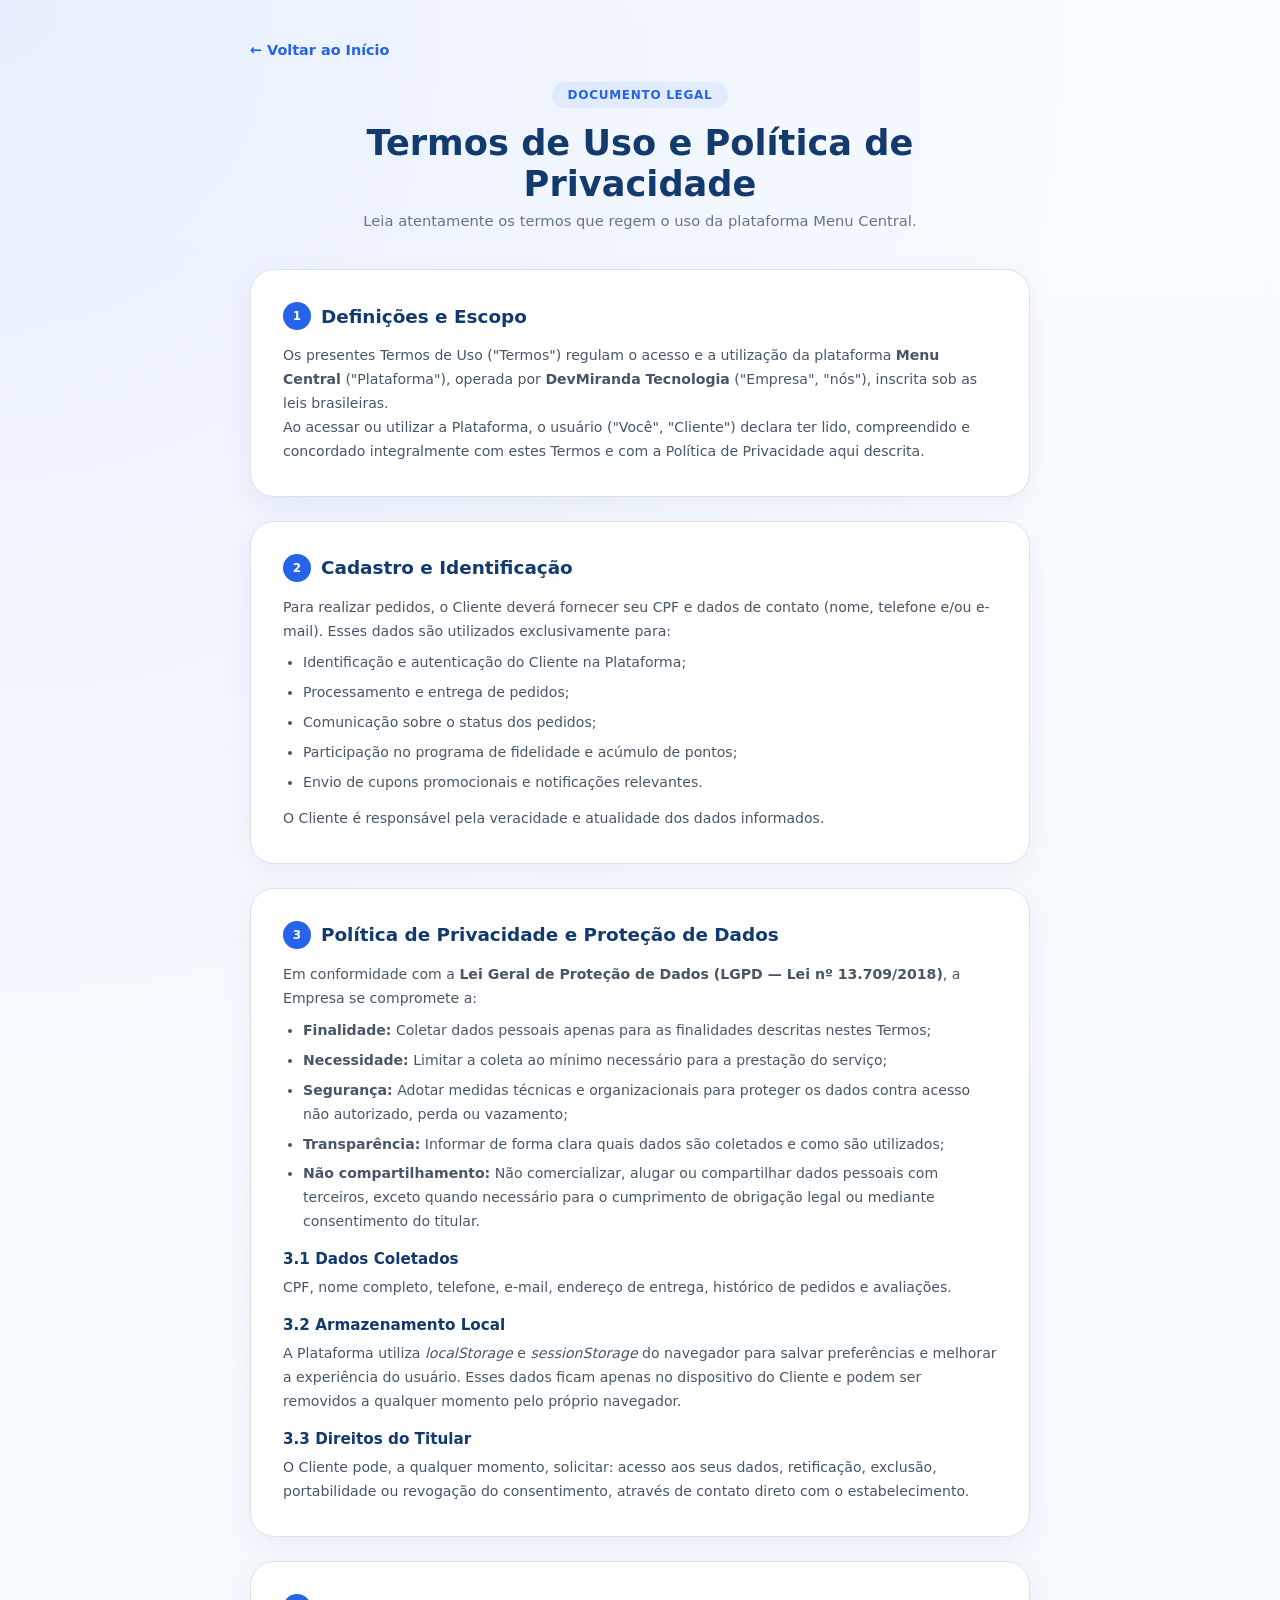
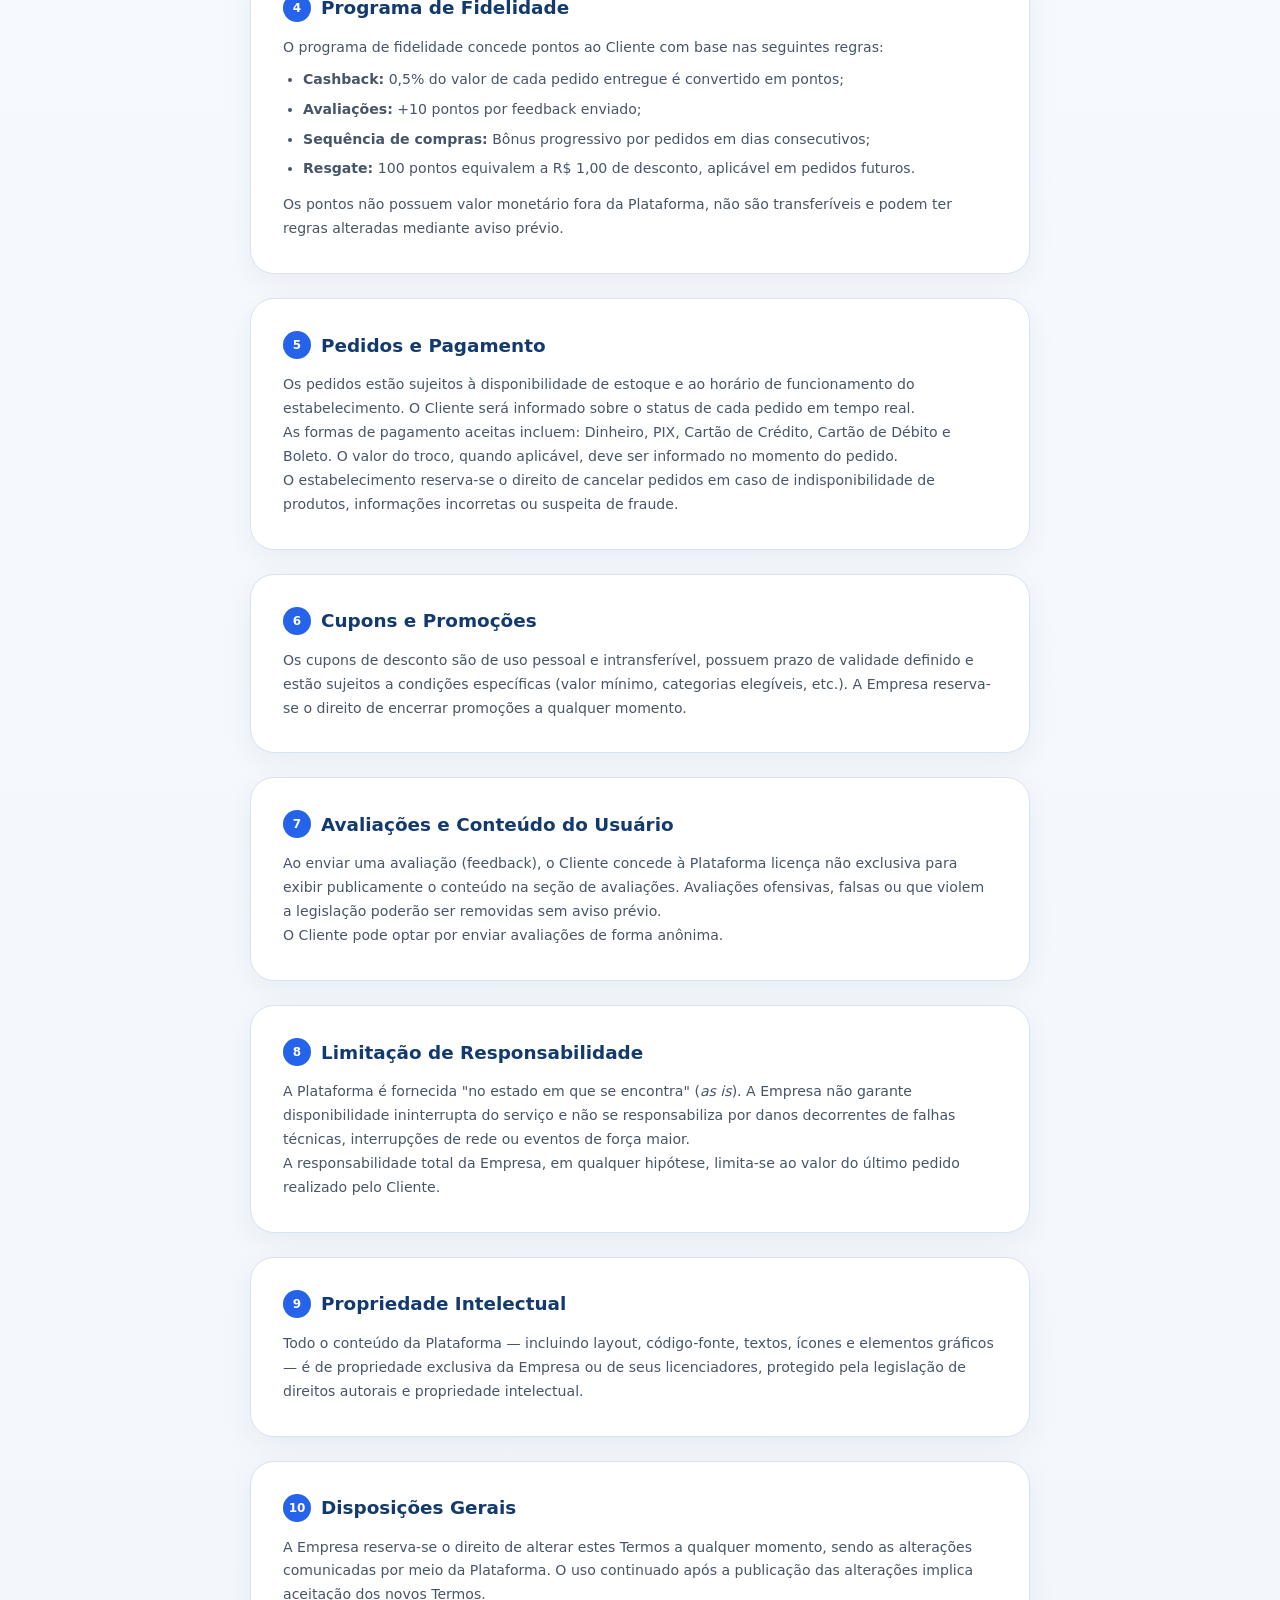
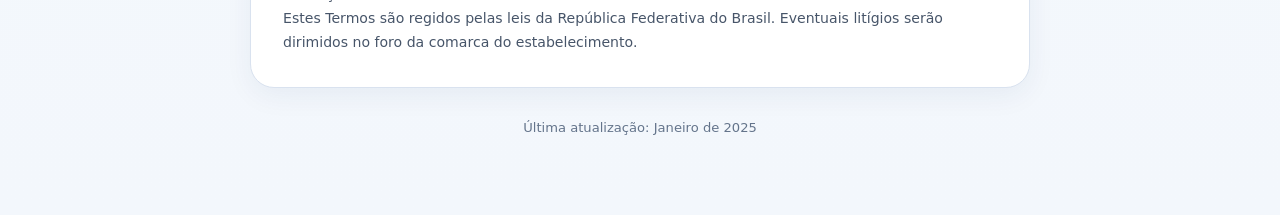
<file: termos.html>
<!DOCTYPE html>
<html lang="pt-BR">
<head>
    <meta charset="UTF-8" />
    <meta name="viewport" content="width=device-width, initial-scale=1.0, user-scalable=no" />
    <title>Menu Central — Termos de Uso e Política de Privacidade</title>
    <link rel="stylesheet" href="style.css" />
    <link rel="stylesheet" href="negocios.css" />
</head>
<body>
    <div class="legal-shell">
        <a href="index.html" class="legal-back">← Voltar ao Início</a>

        <div class="legal-header">
            <span class="legal-badge">Documento Legal</span>
            <h1>Termos de Uso e Política de Privacidade</h1>
            <p>Leia atentamente os termos que regem o uso da plataforma Menu Central.</p>
        </div>

        <!-- 1 -->
        <div class="legal-card">
            <h2><span class="legal-num">1</span> Definições e Escopo</h2>
            <p>Os presentes Termos de Uso ("Termos") regulam o acesso e a utilização da plataforma <strong>Menu Central</strong> ("Plataforma"), operada por <strong>DevMiranda Tecnologia</strong> ("Empresa", "nós"), inscrita sob as leis brasileiras.</p>
            <p>Ao acessar ou utilizar a Plataforma, o usuário ("Você", "Cliente") declara ter lido, compreendido e concordado integralmente com estes Termos e com a Política de Privacidade aqui descrita.</p>
        </div>

        <!-- 2 -->
        <div class="legal-card">
            <h2><span class="legal-num">2</span> Cadastro e Identificação</h2>
            <p>Para realizar pedidos, o Cliente deverá fornecer seu CPF e dados de contato (nome, telefone e/ou e-mail). Esses dados são utilizados exclusivamente para:</p>
            <ul>
                <li>Identificação e autenticação do Cliente na Plataforma;</li>
                <li>Processamento e entrega de pedidos;</li>
                <li>Comunicação sobre o status dos pedidos;</li>
                <li>Participação no programa de fidelidade e acúmulo de pontos;</li>
                <li>Envio de cupons promocionais e notificações relevantes.</li>
            </ul>
            <p>O Cliente é responsável pela veracidade e atualidade dos dados informados.</p>
        </div>

        <!-- 3 -->
        <div class="legal-card">
            <h2><span class="legal-num">3</span> Política de Privacidade e Proteção de Dados</h2>
            <p>Em conformidade com a <strong>Lei Geral de Proteção de Dados (LGPD — Lei nº 13.709/2018)</strong>, a Empresa se compromete a:</p>
            <ul>
                <li><strong>Finalidade:</strong> Coletar dados pessoais apenas para as finalidades descritas nestes Termos;</li>
                <li><strong>Necessidade:</strong> Limitar a coleta ao mínimo necessário para a prestação do serviço;</li>
                <li><strong>Segurança:</strong> Adotar medidas técnicas e organizacionais para proteger os dados contra acesso não autorizado, perda ou vazamento;</li>
                <li><strong>Transparência:</strong> Informar de forma clara quais dados são coletados e como são utilizados;</li>
                <li><strong>Não compartilhamento:</strong> Não comercializar, alugar ou compartilhar dados pessoais com terceiros, exceto quando necessário para o cumprimento de obrigação legal ou mediante consentimento do titular.</li>
            </ul>
            <h3>3.1 Dados Coletados</h3>
            <p>CPF, nome completo, telefone, e-mail, endereço de entrega, histórico de pedidos e avaliações.</p>
            <h3>3.2 Armazenamento Local</h3>
            <p>A Plataforma utiliza <em>localStorage</em> e <em>sessionStorage</em> do navegador para salvar preferências e melhorar a experiência do usuário. Esses dados ficam apenas no dispositivo do Cliente e podem ser removidos a qualquer momento pelo próprio navegador.</p>
            <h3>3.3 Direitos do Titular</h3>
            <p>O Cliente pode, a qualquer momento, solicitar: acesso aos seus dados, retificação, exclusão, portabilidade ou revogação do consentimento, através de contato direto com o estabelecimento.</p>
        </div>

        <!-- 4 -->
        <div class="legal-card">
            <h2><span class="legal-num">4</span> Programa de Fidelidade</h2>
            <p>O programa de fidelidade concede pontos ao Cliente com base nas seguintes regras:</p>
            <ul>
                <li><strong>Cashback:</strong> 0,5% do valor de cada pedido entregue é convertido em pontos;</li>
                <li><strong>Avaliações:</strong> +10 pontos por feedback enviado;</li>
                <li><strong>Sequência de compras:</strong> Bônus progressivo por pedidos em dias consecutivos;</li>
                <li><strong>Resgate:</strong> 100 pontos equivalem a R$ 1,00 de desconto, aplicável em pedidos futuros.</li>
            </ul>
            <p>Os pontos não possuem valor monetário fora da Plataforma, não são transferíveis e podem ter regras alteradas mediante aviso prévio.</p>
        </div>

        <!-- 5 -->
        <div class="legal-card">
            <h2><span class="legal-num">5</span> Pedidos e Pagamento</h2>
            <p>Os pedidos estão sujeitos à disponibilidade de estoque e ao horário de funcionamento do estabelecimento. O Cliente será informado sobre o status de cada pedido em tempo real.</p>
            <p>As formas de pagamento aceitas incluem: Dinheiro, PIX, Cartão de Crédito, Cartão de Débito e Boleto. O valor do troco, quando aplicável, deve ser informado no momento do pedido.</p>
            <p>O estabelecimento reserva-se o direito de cancelar pedidos em caso de indisponibilidade de produtos, informações incorretas ou suspeita de fraude.</p>
        </div>

        <!-- 6 -->
        <div class="legal-card">
            <h2><span class="legal-num">6</span> Cupons e Promoções</h2>
            <p>Os cupons de desconto são de uso pessoal e intransferível, possuem prazo de validade definido e estão sujeitos a condições específicas (valor mínimo, categorias elegíveis, etc.). A Empresa reserva-se o direito de encerrar promoções a qualquer momento.</p>
        </div>

        <!-- 7 -->
        <div class="legal-card">
            <h2><span class="legal-num">7</span> Avaliações e Conteúdo do Usuário</h2>
            <p>Ao enviar uma avaliação (feedback), o Cliente concede à Plataforma licença não exclusiva para exibir publicamente o conteúdo na seção de avaliações. Avaliações ofensivas, falsas ou que violem a legislação poderão ser removidas sem aviso prévio.</p>
            <p>O Cliente pode optar por enviar avaliações de forma anônima.</p>
        </div>

        <!-- 8 -->
        <div class="legal-card">
            <h2><span class="legal-num">8</span> Limitação de Responsabilidade</h2>
            <p>A Plataforma é fornecida "no estado em que se encontra" (<em>as is</em>). A Empresa não garante disponibilidade ininterrupta do serviço e não se responsabiliza por danos decorrentes de falhas técnicas, interrupções de rede ou eventos de força maior.</p>
            <p>A responsabilidade total da Empresa, em qualquer hipótese, limita-se ao valor do último pedido realizado pelo Cliente.</p>
        </div>

        <!-- 9 -->
        <div class="legal-card">
            <h2><span class="legal-num">9</span> Propriedade Intelectual</h2>
            <p>Todo o conteúdo da Plataforma — incluindo layout, código-fonte, textos, ícones e elementos gráficos — é de propriedade exclusiva da Empresa ou de seus licenciadores, protegido pela legislação de direitos autorais e propriedade intelectual.</p>
        </div>

        <!-- 10 -->
        <div class="legal-card">
            <h2><span class="legal-num">10</span> Disposições Gerais</h2>
            <p>A Empresa reserva-se o direito de alterar estes Termos a qualquer momento, sendo as alterações comunicadas por meio da Plataforma. O uso continuado após a publicação das alterações implica aceitação dos novos Termos.</p>
            <p>Estes Termos são regidos pelas leis da República Federativa do Brasil. Eventuais litígios serão dirimidos no foro da comarca do estabelecimento.</p>
        </div>

        <p class="legal-updated">Última atualização: Janeiro de 2025</p>
    </div>
</body>
</html>
</file>
<file: style.css>
/* ===================================================================
   HOME — CSS  (Pedido Certo)
   =================================================================== */

:root {
    --bg: #f3f7fc;
    --card: #ffffff;
    --primary: #123a6f;
    --primary-2: #1d5ea8;
    --accent: #2563eb;
    --text: #1e293b;
    --muted: #64748b;
    --border: #d9e2ef;
    --success: #15803d;
    --danger: #dc2626;
    --warning: #d97706;
    --shadow: 0 20px 40px rgba(15, 52, 96, 0.12);
    --radius-lg: 24px;
    --radius-md: 16px;
    --radius-sm: 12px;
}

/* ===================================================================
   BARRA AO VIVO (Visitantes Online)
   =================================================================== */

.live-bar {
    position: sticky;
    top: 0;
    z-index: 900;
    background: linear-gradient(135deg, #0f3460, #1d4f8f);
    padding: 8px 16px;
    text-align: center;
    animation: fadeIn .5s ease-out both;
}

.live-bar-inner {
    display: inline-flex;
    align-items: center;
    gap: 8px;
    font-size: .84rem;
    font-weight: 600;
    color: rgba(255,255,255,.9);
}

.live-dot {
    width: 8px;
    height: 8px;
    border-radius: 50%;
    background: #4ade80;
    box-shadow: 0 0 6px #4ade80;
    animation: pulse-dot 2s infinite;
    flex-shrink: 0;
}

.live-bar strong {
    color: #fff;
    font-weight: 800;
}

/* ===================================================================
   NOTIFICAÇÃO DE COMPRA (toast flutuante)
   =================================================================== */

.purchase-toast {
    position: fixed;
    top: -80px;
    left: 50%;
    transform: translateX(-50%);
    display: flex;
    align-items: center;
    gap: 10px;
    background: linear-gradient(135deg, #0f3460, #1d4f8f);
    color: #fff;
    padding: 12px 22px;
    border-radius: 999px;
    font-size: .88rem;
    font-weight: 600;
    box-shadow: 0 12px 32px rgba(15, 52, 96, .3);
    z-index: 950;
    white-space: nowrap;
    transition: top .5s cubic-bezier(.34, 1.56, .64, 1);
    pointer-events: none;
}

.purchase-toast.show {
    top: 52px;
}

.purchase-toast-icon {
    font-size: 1.2rem;
}

/* ===================================================================
   RESET & BASE
   =================================================================== */

* {
    box-sizing: border-box;
    margin: 0;
    padding: 0;
}

body {
    font-family: "Century Gothic", system-ui, sans-serif;
    background:
        radial-gradient(circle at top left, rgba(37, 99, 235, 0.08), transparent 30%),
        linear-gradient(180deg, #f8fbff 0%, var(--bg) 100%);
    color: var(--text);
    min-height: 100dvh;
    overflow-x: hidden;
}

.container {
    max-width: 1100px;
    margin: 0 auto;
    padding: 0 20px;
}

/* ===================================================================
   HEADER / NAV
   =================================================================== */

.top-header {
    position: sticky;
    top: 36px;
    z-index: 800;
    padding: 0 20px;
}

.top-header-inner {
    max-width: 1100px;
    margin: 0 auto;
    display: flex;
    align-items: center;
    gap: 16px;
    background: rgba(255, 255, 255, .82);
    backdrop-filter: blur(16px) saturate(1.6);
    -webkit-backdrop-filter: blur(16px) saturate(1.6);
    border: 1px solid rgba(18, 58, 111, .08);
    border-radius: 999px;
    padding: 8px 8px 8px 20px;
    box-shadow: 0 8px 32px rgba(15, 52, 96, .08);
    animation: fadeInDown .6s ease-out both;
}

.logo-link {
    display: flex;
    align-items: center;
    gap: 8px;
    text-decoration: none;
    flex-shrink: 0;
}

.logo-icon {
    font-size: 1.4rem;
}

.logo-text {
    font-size: 1.1rem;
    color: var(--primary);
    letter-spacing: -.02em;
}

.logo-text strong {
    color: var(--accent);
}

.top-nav {
    display: flex;
    gap: 4px;
    margin-left: auto;
}

.top-nav-link {
    padding: 8px 16px;
    border-radius: 999px;
    font-family: inherit;
    font-size: .85rem;
    font-weight: 600;
    color: var(--muted);
    text-decoration: none;
    transition: all .25s;
}

.top-nav-link:hover {
    color: var(--accent);
    background: rgba(37, 99, 235, 0.06);
}

.top-nav-link.active {
    color: var(--accent);
    background: rgba(37, 99, 235, 0.08);
}

.header-cta {
    flex-shrink: 0;
    display: inline-flex;
    align-items: center;
    padding: 10px 22px;
    border-radius: 999px;
    background: var(--accent);
    color: #fff;
    font-family: inherit;
    font-size: .85rem;
    font-weight: 700;
    text-decoration: none;
    transition: all .25s;
    box-shadow: 0 4px 12px rgba(37, 99, 235, .3);
}

.header-cta:hover {
    background: #1d4ed8;
    transform: translateY(-1px);
    box-shadow: 0 6px 20px rgba(37, 99, 235, .4);
}

/* ===================================================================
   HERO
   =================================================================== */

.hero-section {
    position: relative;
    padding: 100px 20px 60px;
    text-align: center;
    overflow: hidden;
}

.hero-bg-shapes {
    position: absolute;
    inset: 0;
    pointer-events: none;
    overflow: hidden;
}

.hero-shape {
    position: absolute;
    border-radius: 50%;
    opacity: .06;
    background: var(--accent);
}

.hero-shape--1 {
    width: 500px;
    height: 500px;
    top: -200px;
    right: -100px;
    animation: float 8s ease-in-out infinite;
}

.hero-shape--2 {
    width: 300px;
    height: 300px;
    bottom: -80px;
    left: -80px;
    background: var(--primary);
    animation: float 10s ease-in-out infinite reverse;
}

.hero-shape--3 {
    width: 180px;
    height: 180px;
    top: 40%;
    left: 60%;
    animation: float 6s ease-in-out infinite 1s;
}

.hero-content {
    position: relative;
    max-width: 700px;
    margin: 0 auto;
    animation: fadeInUp .8s ease-out both;
}

.hero-badge {
    display: inline-flex;
    align-items: center;
    gap: 8px;
    padding: 8px 18px;
    border-radius: 999px;
    background: rgba(37, 99, 235, .08);
    border: 1px solid rgba(37, 99, 235, .15);
    font-size: .82rem;
    font-weight: 700;
    color: var(--accent);
    margin-bottom: 24px;
    animation: scaleIn .5s ease-out .3s both;
}

.hero-badge-dot {
    width: 8px;
    height: 8px;
    border-radius: 50%;
    background: #94a3b8;
    transition: background .3s, box-shadow .3s;
}

.hero-badge-dot.online {
    background: #4ade80;
    box-shadow: 0 0 8px #4ade80;
    animation: pulse-dot 2s infinite;
}

.hero-badge-dot.offline {
    background: #f87171;
    box-shadow: 0 0 8px #f87171;
}

.hero-title {
    font-size: clamp(2.4rem, 5vw, 3.6rem);
    line-height: 1.1;
    letter-spacing: -.03em;
    color: var(--primary);
    margin-bottom: 18px;
}

.hero-highlight {
    background: linear-gradient(135deg, var(--accent), #6366f1);
    -webkit-background-clip: text;
    -webkit-text-fill-color: transparent;
    background-clip: text;
}

.hero-subtitle {
    font-size: 1.1rem;
    color: var(--muted);
    line-height: 1.6;
    max-width: 540px;
    margin: 0 auto 32px;
}

.hero-actions {
    display: flex;
    gap: 14px;
    justify-content: center;
    flex-wrap: wrap;
    margin-bottom: 48px;
    animation: fadeInUp .8s ease-out .4s both;
}

/* ---- Buttons ---- */

.btn-primary {
    display: inline-flex;
    align-items: center;
    gap: 8px;
    padding: 14px 32px;
    border-radius: 999px;
    background: var(--accent);
    color: #fff;
    font-family: inherit;
    font-size: .95rem;
    font-weight: 700;
    text-decoration: none;
    border: none;
    cursor: pointer;
    transition: all .25s;
    box-shadow: 0 4px 16px rgba(37, 99, 235, .3);
}

.btn-primary:hover {
    background: #1d4ed8;
    transform: translateY(-2px);
    box-shadow: 0 8px 28px rgba(37, 99, 235, .4);
}

.btn-outline {
    display: inline-flex;
    align-items: center;
    gap: 8px;
    padding: 14px 32px;
    border-radius: 999px;
    background: transparent;
    color: var(--primary);
    font-family: inherit;
    font-size: .95rem;
    font-weight: 700;
    text-decoration: none;
    border: 2px solid var(--border);
    cursor: pointer;
    transition: all .25s;
}

.btn-outline:hover {
    border-color: var(--accent);
    color: var(--accent);
    transform: translateY(-2px);
    box-shadow: 0 4px 16px rgba(37, 99, 235, .1);
}

.btn-lg {
    padding: 16px 36px;
    font-size: 1rem;
}

/* ---- Hero Stats ---- */

.hero-stats {
    display: flex;
    align-items: center;
    justify-content: center;
    gap: 32px;
    animation: fadeInUp .8s ease-out .6s both;
}

.hero-stat {
    display: flex;
    flex-direction: column;
    align-items: center;
    gap: 4px;
}

.hero-stat-value {
    font-size: 1.6rem;
    font-weight: 800;
    color: var(--primary);
}

.hero-stat-label {
    font-size: .78rem;
    color: var(--muted);
    font-weight: 600;
}

.hero-stat-divider {
    width: 1px;
    height: 36px;
    background: var(--border);
}

/* ===================================================================
   SECTIONS — COMMON
   =================================================================== */

.section {
    padding: 60px 0;
}

.section-header {
    text-align: center;
    margin-bottom: 40px;
}

.section-badge {
    display: inline-block;
    padding: 6px 16px;
    border-radius: 999px;
    background: rgba(37, 99, 235, .08);
    color: var(--accent);
    font-size: .78rem;
    font-weight: 700;
    text-transform: uppercase;
    letter-spacing: .06em;
    margin-bottom: 12px;
}

.section-header h2 {
    font-size: clamp(1.6rem, 3vw, 2.2rem);
    color: var(--primary);
    margin-bottom: 8px;
}

.text-accent {
    color: var(--accent);
}

.section-header p {
    color: var(--muted);
    font-size: 1rem;
}

.section-action {
    text-align: center;
    margin-top: 32px;
}

/* ===================================================================
   HORÁRIO DE FUNCIONAMENTO
   =================================================================== */

.horario-card {
    display: flex;
    align-items: center;
    gap: 20px;
    background: var(--card);
    border-radius: var(--radius-lg);
    padding: 24px 28px;
    box-shadow: 0 8px 28px rgba(15, 52, 96, .08);
    border: 1px solid var(--border);
    animation: fadeInUp .6s ease-out both;
}

.horario-icon {
    font-size: 2rem;
    flex-shrink: 0;
    width: 56px;
    height: 56px;
    display: grid;
    place-items: center;
    background: rgba(37, 99, 235, .08);
    border-radius: var(--radius-sm);
}

.horario-info h3 {
    font-size: 1rem;
    color: var(--primary);
    margin-bottom: 4px;
}

.horario-info p {
    color: var(--muted);
    font-size: .9rem;
}

.horario-status {
    margin-left: auto;
    flex-shrink: 0;
}

.status-pill {
    display: inline-block;
    padding: 8px 20px;
    border-radius: 999px;
    font-size: .82rem;
    font-weight: 700;
}

.status-pill.aberta {
    background: rgba(21, 128, 61, .1);
    color: var(--success);
}

.status-pill.fechada {
    background: rgba(220, 38, 38, .1);
    color: var(--danger);
}

.status-pill.pausada {
    background: rgba(217, 119, 6, .1);
    color: var(--warning);
}

.status-pill.agendamento {
    background: rgba(37, 99, 235, .1);
    color: var(--accent);
}

/* ===================================================================
   COMO FUNCIONA
   =================================================================== */

.how-section {
    background: linear-gradient(180deg, transparent, rgba(37, 99, 235, .03), transparent);
}

.steps-grid {
    display: grid;
    grid-template-columns: repeat(3, 1fr);
    gap: 24px;
}

.step-card {
    position: relative;
    background: var(--card);
    border-radius: var(--radius-lg);
    padding: 36px 24px 28px;
    text-align: center;
    box-shadow: 0 8px 28px rgba(15, 52, 96, .06);
    border: 1px solid var(--border);
    transition: transform .3s, box-shadow .3s;
}

.step-card:hover {
    transform: translateY(-6px);
    box-shadow: 0 16px 40px rgba(15, 52, 96, .12);
}

.module-tag {
    display: inline-block;
    padding: 3px 12px;
    border-radius: 999px;
    background: rgba(37, 99, 235, .08);
    color: var(--accent);
    font-size: .7rem;
    font-weight: 700;
    letter-spacing: .03em;
    text-transform: uppercase;
    margin-bottom: 10px;
}

.step-number {
    position: absolute;
    top: -14px;
    left: 50%;
    transform: translateX(-50%);
    width: 32px;
    height: 32px;
    display: grid;
    place-items: center;
    border-radius: 50%;
    background: var(--accent);
    color: #fff;
    font-size: .82rem;
    font-weight: 800;
    box-shadow: 0 4px 12px rgba(37, 99, 235, .3);
}

.step-icon {
    font-size: 2.4rem;
    margin-bottom: 16px;
}

.step-card h3 {
    font-size: 1.05rem;
    color: var(--primary);
    margin-bottom: 8px;
}

.step-card p {
    color: var(--muted);
    font-size: .88rem;
    line-height: 1.5;
}

/* ===================================================================
   PRODUTOS EM DESTAQUE
   =================================================================== */

.products-showcase {
    display: grid;
    grid-template-columns: repeat(auto-fill, minmax(240px, 1fr));
    gap: 20px;
}

.showcase-card {
    background: var(--card);
    border-radius: var(--radius-lg);
    overflow: hidden;
    box-shadow: 0 8px 28px rgba(15, 52, 96, .06);
    border: 1px solid var(--border);
    transition: transform .3s, box-shadow .3s;
    text-decoration: none;
    color: inherit;
    display: block;
}

.showcase-card:hover {
    transform: translateY(-6px);
    box-shadow: 0 16px 40px rgba(15, 52, 96, .12);
}

.showcase-img {
    width: 100%;
    height: 180px;
    object-fit: cover;
    background: var(--bg);
}

.showcase-img-placeholder {
    width: 100%;
    height: 180px;
    display: grid;
    place-items: center;
    font-size: 3rem;
    background: linear-gradient(135deg, #eaf1fb, #dbe7f6);
}

.showcase-body {
    padding: 16px;
}

.showcase-body h3 {
    font-size: .95rem;
    color: var(--primary);
    margin-bottom: 4px;
    white-space: nowrap;
    overflow: hidden;
    text-overflow: ellipsis;
}

.showcase-body .showcase-desc {
    font-size: .82rem;
    color: var(--muted);
    margin-bottom: 10px;
    white-space: nowrap;
    overflow: hidden;
    text-overflow: ellipsis;
}

.showcase-price {
    font-size: 1.1rem;
    font-weight: 800;
    color: var(--accent);
}

.showcase-price-old {
    font-size: .82rem;
    color: var(--muted);
    text-decoration: line-through;
    margin-right: 6px;
}

.showcase-promo-badge {
    display: inline-block;
    padding: 3px 10px;
    border-radius: 999px;
    background: rgba(220, 38, 38, .1);
    color: var(--danger);
    font-size: .72rem;
    font-weight: 700;
    margin-bottom: 8px;
}

.showcase-bestseller-badge {
    display: inline-block;
    padding: 3px 10px;
    border-radius: 999px;
    background: rgba(245, 158, 11, .12);
    color: #d97706;
    font-size: .72rem;
    font-weight: 700;
    margin-bottom: 6px;
}

.showcase-price-row {
    display: flex;
    align-items: center;
    flex-wrap: wrap;
    gap: 6px;
}

.showcase-sold {
    font-size: .72rem;
    color: var(--muted);
    font-weight: 600;
}

.showcase-category-badge {
    display: inline-block;
    padding: 3px 10px;
    border-radius: 999px;
    background: rgba(37, 99, 235, .08);
    color: var(--accent);
    font-size: .7rem;
    font-weight: 700;
    margin-bottom: 4px;
}

/* ---- Shimmer Loading ---- */

.products-loading {
    display: grid;
    grid-template-columns: repeat(auto-fill, minmax(240px, 1fr));
    gap: 20px;
}

.shimmer-card {
    height: 260px;
    border-radius: var(--radius-lg);
    background: linear-gradient(90deg, #eaf1fb 25%, #dbe7f6 50%, #eaf1fb 75%);
    background-size: 200% 100%;
    animation: shimmer 1.5s infinite;
}

/* ===================================================================
   VANTAGENS
   =================================================================== */

.perks-grid {
    display: grid;
    grid-template-columns: repeat(3, 1fr);
    gap: 20px;
}

.perk-card {
    background: var(--card);
    border-radius: var(--radius-lg);
    padding: 28px 24px;
    text-align: center;
    box-shadow: 0 8px 28px rgba(15, 52, 96, .06);
    border: 1px solid var(--border);
    transition: transform .3s, box-shadow .3s;
}

.perk-card:hover {
    transform: translateY(-4px);
    box-shadow: 0 14px 36px rgba(15, 52, 96, .1);
}

.perk-icon {
    font-size: 2rem;
    margin-bottom: 14px;
}

.perk-card h3 {
    font-size: .95rem;
    color: var(--primary);
    margin-bottom: 6px;
}

.perk-card p {
    color: var(--muted);
    font-size: .84rem;
    line-height: 1.5;
}

/* ===================================================================
   AVALIAÇÕES
   =================================================================== */

.reviews-summary {
    text-align: center;
    margin-bottom: 32px;
}

.reviews-big-score {
    display: inline-flex;
    flex-direction: column;
    align-items: center;
    gap: 6px;
}

.big-score-value {
    font-size: 3.2rem;
    font-weight: 800;
    color: var(--primary);
    line-height: 1;
}

.big-score-stars {
    font-size: 1.4rem;
    color: #facc15;
    letter-spacing: 2px;
}

.big-score-count {
    font-size: .85rem;
    color: var(--muted);
    font-weight: 600;
}

.reviews-carousel {
    display: grid;
    grid-template-columns: repeat(auto-fill, minmax(280px, 1fr));
    gap: 20px;
}

.review-card {
    background: var(--card);
    border-radius: var(--radius-lg);
    padding: 24px;
    box-shadow: 0 8px 28px rgba(15, 52, 96, .06);
    border: 1px solid var(--border);
    transition: transform .3s;
}

.review-card:hover {
    transform: translateY(-4px);
}

.review-header {
    display: flex;
    align-items: center;
    gap: 12px;
    margin-bottom: 12px;
}

.review-avatar {
    width: 42px;
    height: 42px;
    border-radius: 50%;
    background: linear-gradient(135deg, var(--accent), #6366f1);
    color: #fff;
    display: grid;
    place-items: center;
    font-weight: 800;
    font-size: .9rem;
    flex-shrink: 0;
}

.review-meta {
    flex: 1;
    min-width: 0;
}

.review-name {
    font-weight: 700;
    font-size: .9rem;
    color: var(--primary);
    white-space: nowrap;
    overflow: hidden;
    text-overflow: ellipsis;
}

.review-stars {
    color: #facc15;
    font-size: .85rem;
    letter-spacing: 1px;
}

.review-product {
    display: inline-block;
    padding: 3px 10px;
    border-radius: 999px;
    background: rgba(37, 99, 235, .08);
    color: var(--accent);
    font-size: .72rem;
    font-weight: 700;
    margin-bottom: 8px;
}

.review-comment {
    color: var(--muted);
    font-size: .88rem;
    line-height: 1.5;
}

.review-date {
    margin-top: 10px;
    font-size: .75rem;
    color: #94a3b8;
}

/* ===================================================================
   CTA FINAL
   =================================================================== */

.cta-section {
    padding: 40px 0 60px;
}

.cta-card {
    background: linear-gradient(135deg, #0f3460 0%, #1d4f8f 100%);
    color: #fff;
    border-radius: 28px;
    padding: 48px 32px;
    text-align: center;
    box-shadow: var(--shadow);
}

.cta-card h2 {
    font-size: clamp(1.6rem, 3vw, 2rem);
    margin-bottom: 10px;
}

.cta-card p {
    color: rgba(255,255,255,.8);
    margin-bottom: 28px;
    font-size: 1rem;
}

.cta-card .btn-primary {
    background: #fff;
    color: var(--primary);
    box-shadow: 0 4px 16px rgba(0,0,0,.15);
}

.cta-card .btn-primary:hover {
    background: #f0f4ff;
    transform: translateY(-2px);
    box-shadow: 0 8px 28px rgba(0,0,0,.2);
}

/* ===================================================================
   FOOTER
   =================================================================== */

.site-footer {
    background: var(--primary);
    color: rgba(255,255,255,.85);
    padding: 48px 0 0;
}

.footer-grid {
    display: grid;
    grid-template-columns: 2fr 1fr 1fr;
    gap: 40px;
    padding-bottom: 32px;
    border-bottom: 1px solid rgba(255,255,255,.1);
}

.footer-brand {
    display: flex;
    flex-direction: column;
    gap: 8px;
}

.footer-brand .logo-text {
    color: #fff;
}

.footer-brand .logo-text strong {
    color: #93c5fd;
}

.footer-desc {
    font-size: .88rem;
    color: rgba(255,255,255,.6);
    max-width: 280px;
}

.footer-links h4 {
    font-size: .85rem;
    font-weight: 700;
    margin-bottom: 14px;
    color: #fff;
}

.footer-links a,
.footer-links p {
    display: block;
    font-size: .85rem;
    color: rgba(255,255,255,.6);
    text-decoration: none;
    margin-bottom: 8px;
    transition: color .2s;
}

.footer-links a:hover {
    color: #fff;
}

.footer-bottom {
    text-align: center;
    padding: 20px 0;
    font-size: .82rem;
    color: rgba(255,255,255,.45);
}

.footer-bottom strong {
    color: rgba(255,255,255,.7);
}

/* ===================================================================
   MOCKUPS DO SISTEMA (Phone Frames)
   =================================================================== */

.mockups-section {
    background: linear-gradient(180deg, transparent, rgba(37, 99, 235, .02), transparent);
}

.mockups-grid {
    display: grid;
    grid-template-columns: repeat(3, 1fr);
    gap: 32px;
    justify-items: center;
}

.mockup-frame {
    display: flex;
    flex-direction: column;
    align-items: center;
    gap: 18px;
}

.mockup-phone {
    position: relative;
    width: 220px;
    height: 420px;
    background: #1a1a2e;
    border-radius: 32px;
    padding: 12px 8px;
    box-shadow:
        0 24px 48px rgba(15, 52, 96, .18),
        inset 0 0 0 2px rgba(255,255,255,.08);
    overflow: hidden;
}

.mockup-notch {
    width: 80px;
    height: 6px;
    background: #2a2a4a;
    border-radius: 999px;
    margin: 0 auto 8px;
}

.mockup-screen {
    position: relative;
    width: 100%;
    height: calc(100% - 14px);
    border-radius: 20px;
    overflow: hidden;
    background: var(--bg);
}

.mockup-iframe {
    width: 375px;
    height: 812px;
    border: none;
    transform: scale(0.525);
    transform-origin: top left;
    pointer-events: none;
}

.mockup-overlay {
    position: absolute;
    inset: 0;
    background: linear-gradient(180deg, transparent 60%, rgba(26, 26, 46, .4) 100%);
    cursor: default;
}

.mockup-label {
    display: flex;
    align-items: center;
    gap: 12px;
    text-align: left;
}

.mockup-label-icon {
    font-size: 1.6rem;
    width: 44px;
    height: 44px;
    display: grid;
    place-items: center;
    background: rgba(37, 99, 235, .08);
    border-radius: var(--radius-sm);
    flex-shrink: 0;
}

.mockup-label strong {
    display: block;
    font-size: .92rem;
    color: var(--primary);
    margin-bottom: 2px;
}

.mockup-label p {
    font-size: .78rem;
    color: var(--muted);
    line-height: 1.4;
    margin: 0;
}

/* Fidelidade preview (CSS illustration) */
.mockup-screen--fidelidade {
    display: flex;
    align-items: center;
    justify-content: center;
    background: linear-gradient(135deg, #0f3460, #1d5ea8);
}

.mockup-fidelidade-preview {
    text-align: center;
    color: #fff;
    padding: 20px;
    width: 100%;
}

.mockup-fid-header {
    font-size: 1.1rem;
    font-weight: 800;
    margin-bottom: 16px;
}

.mockup-fid-bar {
    width: 100%;
    height: 8px;
    background: rgba(255,255,255,.2);
    border-radius: 999px;
    margin-bottom: 14px;
    overflow: hidden;
}

.mockup-fid-fill {
    width: 72%;
    height: 100%;
    background: linear-gradient(90deg, #4ade80, #22d3ee);
    border-radius: 999px;
    animation: fid-fill 2s ease-out both;
}

@keyframes fid-fill {
    from { width: 0; }
    to   { width: 72%; }
}

.mockup-fid-stats {
    display: flex;
    justify-content: center;
    gap: 16px;
    font-size: .78rem;
    font-weight: 700;
    margin-bottom: 12px;
}

.mockup-fid-cashback {
    font-size: .82rem;
    font-weight: 700;
    padding: 6px 14px;
    background: rgba(255,255,255,.15);
    border-radius: 999px;
    display: inline-block;
}

/* ===================================================================
   FLUXO VISUAL DO PEDIDO (Order Flow)
   =================================================================== */

.order-flow {
    display: flex;
    justify-content: center;
    gap: 0;
    margin-bottom: 56px;
    position: relative;
}

.flow-step {
    flex: 1;
    max-width: 240px;
    text-align: center;
    position: relative;
    padding: 0 16px;
}

.flow-icon-wrap {
    position: relative;
    display: inline-flex;
    align-items: center;
    justify-content: center;
    margin-bottom: 18px;
}

.flow-icon {
    width: 72px;
    height: 72px;
    display: grid;
    place-items: center;
    font-size: 2rem;
    background: var(--card);
    border: 3px solid var(--accent);
    border-radius: 50%;
    box-shadow: 0 8px 24px rgba(37, 99, 235, .15);
    position: relative;
    z-index: 2;
    transition: transform .3s, box-shadow .3s;
}

.flow-step:hover .flow-icon {
    transform: scale(1.1);
    box-shadow: 0 12px 32px rgba(37, 99, 235, .25);
}

.flow-number {
    position: absolute;
    top: -6px;
    right: -6px;
    width: 24px;
    height: 24px;
    display: grid;
    place-items: center;
    border-radius: 50%;
    background: var(--accent);
    color: #fff;
    font-size: .72rem;
    font-weight: 800;
    z-index: 3;
    box-shadow: 0 2px 8px rgba(37, 99, 235, .4);
}

.flow-connector {
    position: absolute;
    top: 36px;
    left: calc(50% + 44px);
    width: calc(100% - 88px + 32px);
    height: 3px;
    background: linear-gradient(90deg, var(--accent), rgba(37, 99, 235, .2));
    z-index: 1;
}

.flow-step:last-child .flow-connector {
    display: none;
}

.flow-step h3 {
    font-size: 1.05rem;
    color: var(--primary);
    margin-bottom: 6px;
}

.flow-step p {
    font-size: .84rem;
    color: var(--muted);
    line-height: 1.5;
}

/* ── Sub-header for modules detail ── */

.modules-detail-header {
    text-align: center;
    margin-bottom: 28px;
    padding-top: 16px;
    border-top: 1px solid var(--border);
}

.modules-detail-header h3 {
    font-size: 1.3rem;
    color: var(--primary);
    margin-bottom: 6px;
}

.modules-detail-header p {
    font-size: .9rem;
    color: var(--muted);
}

/* ===================================================================
   PROVA DE FIDELIDADE & RECOMPENSAS
   =================================================================== */

.rewards-proof-section {
    background: linear-gradient(180deg, rgba(37, 99, 235, .03), transparent);
}

.rewards-proof-grid {
    display: grid;
    grid-template-columns: repeat(3, 1fr);
    gap: 24px;
}

.reward-proof-card {
    background: var(--card);
    border-radius: var(--radius-lg);
    padding: 32px 24px;
    text-align: center;
    box-shadow: 0 8px 28px rgba(15, 52, 96, .06);
    border: 1px solid var(--border);
    transition: transform .3s, box-shadow .3s;
}

.reward-proof-card:hover {
    transform: translateY(-6px);
    box-shadow: 0 16px 40px rgba(15, 52, 96, .12);
}

.reward-proof-icon-big {
    font-size: 2.8rem;
    margin-bottom: 12px;
}

.reward-proof-metric {
    font-size: 2rem;
    font-weight: 800;
    color: var(--accent);
    line-height: 1.2;
    margin-bottom: 4px;
}

.reward-proof-label {
    font-size: .82rem;
    font-weight: 700;
    color: var(--muted);
    text-transform: uppercase;
    letter-spacing: .04em;
    margin-bottom: 12px;
}

.reward-proof-card > p {
    font-size: .86rem;
    color: var(--muted);
    line-height: 1.5;
    margin-bottom: 16px;
}

.reward-proof-example {
    padding: 10px 14px;
    background: rgba(37, 99, 235, .06);
    border-radius: var(--radius-sm);
    font-size: .8rem;
    color: var(--text);
}

.reward-proof-example span {
    color: var(--muted);
    font-weight: 600;
}

.reward-proof-example strong {
    color: var(--accent);
}

.reward-proof-progress {
    padding: 12px 14px;
    background: rgba(37, 99, 235, .06);
    border-radius: var(--radius-sm);
}

.streak-dots {
    display: flex;
    justify-content: center;
    gap: 8px;
    margin-bottom: 8px;
}

.streak-dot {
    width: 32px;
    height: 32px;
    display: grid;
    place-items: center;
    border-radius: 50%;
    font-size: .72rem;
    font-weight: 800;
    background: var(--border);
    color: var(--muted);
    transition: all .3s;
}

.streak-dot.active {
    background: linear-gradient(135deg, #f97316, #ef4444);
    color: #fff;
    box-shadow: 0 4px 12px rgba(249, 115, 22, .3);
}

.streak-label {
    font-size: .78rem;
    font-weight: 700;
    color: var(--accent);
}

/* ===================================================================
   DEMONSTRAÇÃO EM VÍDEO
   =================================================================== */

.demo-section {
    padding-bottom: 40px;
}

.demo-video-wrap {
    max-width: 800px;
    margin: 0 auto;
}

.demo-video-frame {
    border-radius: var(--radius-lg);
    overflow: hidden;
    box-shadow: 0 20px 48px rgba(15, 52, 96, .12);
    border: 1px solid var(--border);
}

.demo-video-placeholder {
    position: relative;
    width: 100%;
    aspect-ratio: 16 / 9;
    background: linear-gradient(135deg, #0f3460 0%, #1d5ea8 50%, #2563eb 100%);
    display: flex;
    align-items: center;
    justify-content: center;
    cursor: pointer;
    overflow: hidden;
}

.demo-video-placeholder::before {
    content: '';
    position: absolute;
    inset: 0;
    background:
        radial-gradient(circle at 20% 50%, rgba(99, 102, 241, .3), transparent 50%),
        radial-gradient(circle at 80% 30%, rgba(37, 99, 235, .4), transparent 50%);
}

.demo-play-btn {
    position: relative;
    z-index: 2;
    transition: transform .3s;
}

.demo-video-placeholder:hover .demo-play-btn {
    transform: scale(1.12);
}

.demo-placeholder-content {
    position: absolute;
    bottom: 0;
    left: 0;
    right: 0;
    padding: 32px 24px 24px;
    background: linear-gradient(transparent, rgba(15, 52, 96, .8));
    text-align: center;
    color: #fff;
    z-index: 2;
}

.demo-ph-icon {
    font-size: 2rem;
    margin-bottom: 8px;
}

.demo-ph-title {
    font-size: 1.1rem;
    font-weight: 700;
    margin-bottom: 4px;
}

.demo-ph-sub {
    font-size: .84rem;
    color: rgba(255,255,255,.7);
}

.demo-features-row {
    display: flex;
    flex-wrap: wrap;
    gap: 0;
    background: var(--card);
}

.demo-feature-tag {
    flex: 1;
    min-width: 140px;
    text-align: center;
    padding: 14px 12px;
    font-size: .82rem;
    font-weight: 700;
    color: var(--primary);
    border-right: 1px solid var(--border);
}

.demo-feature-tag:last-child {
    border-right: none;
}

/* ===================================================================
   SCROLL ANIMATIONS
   =================================================================== */

.animate-on-scroll {
    opacity: 0;
    transform: translateY(30px);
    transition: opacity .6s ease-out, transform .6s ease-out;
}

.animate-on-scroll.visible {
    opacity: 1;
    transform: translateY(0);
}

/* ===================================================================
   KEYFRAMES
   =================================================================== */

@keyframes fadeIn {
    from { opacity: 0; }
    to   { opacity: 1; }
}

@keyframes fadeInUp {
    from { opacity: 0; transform: translateY(24px); }
    to   { opacity: 1; transform: translateY(0); }
}

@keyframes fadeInDown {
    from { opacity: 0; transform: translateY(-16px); }
    to   { opacity: 1; transform: translateY(0); }
}

@keyframes scaleIn {
    from { opacity: 0; transform: scale(.85); }
    to   { opacity: 1; transform: scale(1); }
}

@keyframes pulse-dot {
    0%, 100% { opacity: 1; transform: scale(1); }
    50%      { opacity: .5; transform: scale(1.4); }
}

@keyframes shimmer {
    0%   { background-position: 200% 0; }
    100% { background-position: -200% 0; }
}

@keyframes float {
    0%, 100% { transform: translateY(0); }
    50%      { transform: translateY(-20px); }
}

/* ===================================================================
   RESPONSIVE
   =================================================================== */

@media (max-width: 768px) {
    .top-header-inner {
        padding: 6px 6px 6px 14px;
    }

    .top-nav {
        display: none;
    }

    .header-cta {
        margin-left: auto;
        padding: 8px 18px;
        font-size: .8rem;
    }

    .hero-section {
        padding: 80px 16px 40px;
    }

    .hero-title {
        font-size: clamp(2rem, 8vw, 2.8rem);
    }

    .hero-stats {
        gap: 20px;
    }

    .hero-stat-value {
        font-size: 1.3rem;
    }

    .mockups-grid {
        grid-template-columns: 1fr;
        gap: 40px;
    }

    .mockup-phone {
        width: 200px;
        height: 380px;
    }

    .order-flow {
        flex-direction: column;
        align-items: center;
        gap: 32px;
    }

    .flow-connector {
        display: none;
    }

    .rewards-proof-grid {
        grid-template-columns: 1fr;
    }

    .demo-features-row {
        flex-wrap: wrap;
    }

    .demo-feature-tag {
        flex: 1 1 45%;
        border-bottom: 1px solid var(--border);
    }

    .demo-feature-tag:nth-child(2) {
        border-right: none;
    }

    .steps-grid {
        grid-template-columns: 1fr 1fr;
        gap: 24px;
    }

    .perks-grid {
        grid-template-columns: 1fr 1fr;
    }

    .products-showcase,
    .products-loading {
        grid-template-columns: repeat(auto-fill, minmax(160px, 1fr));
    }

    .reviews-carousel {
        grid-template-columns: 1fr;
    }

    .horario-card {
        flex-direction: column;
        text-align: center;
        gap: 14px;
    }

    .horario-status {
        margin-left: 0;
    }

    .footer-grid {
        grid-template-columns: 1fr;
        gap: 28px;
    }

    .cta-card {
        padding: 36px 20px;
    }
}

@media (max-width: 480px) {
    .perks-grid {
        grid-template-columns: 1fr;
    }

    .steps-grid {
        grid-template-columns: 1fr;
    }

    .hero-actions {
        flex-direction: column;
        align-items: center;
    }

    .btn-lg {
        width: 100%;
        justify-content: center;
    }

    .mockup-phone {
        width: 180px;
        height: 340px;
    }

    .demo-feature-tag {
        flex: 1 1 100%;
        border-right: none;
    }
}

/* ===================================================================
   RESPEITAR PREFERÊNCIA SEM ANIMAÇÃO
   =================================================================== */

@media (prefers-reduced-motion: reduce) {
    *, *::before, *::after {
        animation-duration: 0.01ms !important;
        animation-iteration-count: 1 !important;
        transition-duration: 0.01ms !important;
    }
}
</file>
<file: negocios.css>
/* ===================================================================
   NEGÓCIOS — CSS Compartilhado
   Usado por: negocios, recursos, planos, contato, suporte, entrar, termos
   =================================================================== */

/* ── Layout Shell ── */
.biz-shell { max-width: 1100px; margin: 0 auto; padding: 0 20px; }

/* ── Page Hero (compartilhado) ── */
.page-hero {
    position: relative;
    padding: 120px 20px 60px;
    text-align: center;
    overflow: hidden;
}
.page-hero::before {
    content: '';
    position: absolute;
    inset: 0;
    background: linear-gradient(135deg, rgba(18,58,111,.04), rgba(37,99,235,.06));
    pointer-events: none;
}
.page-hero-content { position: relative; max-width: 700px; margin: 0 auto; }
.page-hero-badge { display: inline-flex; align-items: center; gap: 8px; padding: 8px 18px; border-radius: 999px; background: rgba(37,99,235,.08); border: 1px solid rgba(37,99,235,.15); font-size: .82rem; font-weight: 700; color: var(--accent); margin-bottom: 24px; }
.page-hero-title { font-size: clamp(2rem, 5vw, 3rem); line-height: 1.1; letter-spacing: -.03em; color: var(--primary); margin-bottom: 18px; }
.page-hero-title span { background: linear-gradient(135deg, var(--accent), #6366f1); -webkit-background-clip: text; -webkit-text-fill-color: transparent; background-clip: text; }
.page-hero-subtitle { font-size: 1.08rem; color: var(--muted); line-height: 1.6; max-width: 560px; margin: 0 auto; }

/* ── Biz Hero (negocios) ── */
.biz-hero {
    position: relative;
    padding: 120px 20px 60px;
    text-align: center;
    overflow: hidden;
}
.biz-hero::before {
    content: '';
    position: absolute;
    inset: 0;
    background: linear-gradient(135deg, rgba(18,58,111,.04), rgba(37,99,235,.06));
    pointer-events: none;
}
.biz-hero-content { position: relative; max-width: 700px; margin: 0 auto; }
.biz-hero-badge { display: inline-flex; align-items: center; gap: 8px; padding: 8px 18px; border-radius: 999px; background: rgba(37,99,235,.08); border: 1px solid rgba(37,99,235,.15); font-size: .82rem; font-weight: 700; color: var(--accent); margin-bottom: 24px; }
.biz-hero-title { font-size: clamp(2rem, 5vw, 3rem); line-height: 1.1; letter-spacing: -.03em; color: var(--primary); margin-bottom: 18px; }
.biz-hero-title span { background: linear-gradient(135deg, var(--accent), #6366f1); -webkit-background-clip: text; -webkit-text-fill-color: transparent; background-clip: text; }
.biz-hero-subtitle { font-size: 1.08rem; color: var(--muted); line-height: 1.6; max-width: 600px; margin: 0 auto 28px; }
.biz-hero-subtitle strong { color: var(--accent); }

.biz-hero-value {
    display: flex;
    align-items: center;
    justify-content: center;
    flex-wrap: wrap;
    gap: 24px;
    margin-bottom: 32px;
}
.value-item { display: flex; align-items: center; gap: 8px; font-size: .88rem; font-weight: 600; color: var(--primary); }
.value-icon { font-size: 1.2rem; }
.biz-hero-actions { display: flex; align-items: center; justify-content: center; gap: 14px; flex-wrap: wrap; }

/* ── Billing Toggle ── */
.billing-toggle {
    display: flex;
    align-items: center;
    justify-content: center;
    gap: 14px;
    margin: 40px 0 48px;
}
.billing-label { font-size: .9rem; font-weight: 600; color: var(--muted); transition: color .2s; }
.billing-label.active { color: var(--primary); }
.billing-switch {
    position: relative;
    width: 52px;
    height: 28px;
    background: var(--border);
    border-radius: 999px;
    cursor: pointer;
    transition: background .3s;
}
.billing-switch.active { background: var(--accent); }
.billing-switch::after {
    content: '';
    position: absolute;
    top: 3px;
    left: 3px;
    width: 22px;
    height: 22px;
    border-radius: 50%;
    background: #fff;
    box-shadow: 0 2px 6px rgba(0,0,0,.15);
    transition: transform .3s;
}
.billing-switch.active::after { transform: translateX(24px); }
.billing-save { background: rgba(21,128,61,.1); color: var(--success); padding: 4px 12px; border-radius: 999px; font-size: .72rem; font-weight: 700; }

/* ── Plan Cards ── */
.plans-grid {
    display: grid;
    grid-template-columns: repeat(4, 1fr);
    gap: 20px;
    margin-bottom: 60px;
}
.plan-card {
    background: var(--card);
    border-radius: var(--radius-lg);
    padding: 32px 24px;
    box-shadow: 0 8px 28px rgba(15,52,96,.06);
    border: 2px solid var(--border);
    transition: transform .3s, box-shadow .3s, border-color .3s;
    position: relative;
    display: flex;
    flex-direction: column;
}
.plan-card:hover { transform: translateY(-6px); box-shadow: 0 16px 40px rgba(15,52,96,.12); }
.plan-card.featured { border-color: var(--accent); box-shadow: 0 8px 28px rgba(37,99,235,.15); }

.plan-popular {
    position: absolute;
    top: -12px;
    left: 50%;
    transform: translateX(-50%);
    background: var(--accent);
    color: #fff;
    padding: 4px 16px;
    border-radius: 999px;
    font-size: .72rem;
    font-weight: 800;
    text-transform: uppercase;
    letter-spacing: .05em;
    white-space: nowrap;
}
.plan-icon { font-size: 2rem; margin-bottom: 14px; }
.plan-name { font-size: 1.1rem; font-weight: 800; color: var(--primary); margin-bottom: 4px; }
.plan-desc { font-size: .82rem; color: var(--muted); margin-bottom: 20px; line-height: 1.4; }

.plan-price-wrap { margin-bottom: 20px; }
.plan-price { font-size: 2rem; font-weight: 800; color: var(--primary); line-height: 1; }
.plan-price .plan-currency { font-size: 1rem; vertical-align: super; }
.plan-price .plan-cents { font-size: 1rem; vertical-align: super; }
.plan-period { font-size: .78rem; color: var(--muted); font-weight: 600; }
.plan-price-free { font-size: 2rem; font-weight: 800; color: var(--success); }
.plan-trial-note { font-size: .78rem; color: var(--warning); font-weight: 700; margin-top: 4px; }

.plan-features { list-style: none; padding: 0; margin: 0 0 24px; flex: 1; }
.plan-features li {
    display: flex;
    align-items: flex-start;
    gap: 8px;
    font-size: .84rem;
    color: #475569;
    padding: 6px 0;
    border-bottom: 1px solid rgba(0,0,0,.04);
    line-height: 1.4;
}
.plan-features li:last-child { border-bottom: none; }
.plan-check { color: var(--success); font-weight: 700; flex-shrink: 0; }
.plan-cross { color: #cbd5e1; font-weight: 700; flex-shrink: 0; }

.plan-cta {
    display: block;
    width: 100%;
    padding: 14px;
    border-radius: 999px;
    font-family: inherit;
    font-size: .9rem;
    font-weight: 700;
    text-align: center;
    text-decoration: none;
    transition: all .25s;
    cursor: pointer;
    border: 2px solid var(--border);
    background: transparent;
    color: var(--primary);
}
.plan-cta:hover { border-color: var(--accent); color: var(--accent); transform: translateY(-1px); }
.plan-cta.primary {
    background: var(--accent);
    color: #fff;
    border-color: var(--accent);
    box-shadow: 0 4px 16px rgba(37,99,235,.3);
}
.plan-cta.primary:hover { background: #1d4ed8; transform: translateY(-2px); box-shadow: 0 8px 28px rgba(37,99,235,.4); }

/* ── Features Detail (negocios) ── */
.features-detail { padding: 60px 0; }
.features-detail-grid {
    display: grid;
    grid-template-columns: repeat(3, 1fr);
    gap: 24px;
}
.feature-detail-card {
    background: var(--card);
    border-radius: var(--radius-lg);
    padding: 28px 24px;
    box-shadow: 0 8px 28px rgba(15,52,96,.06);
    border: 1px solid var(--border);
    transition: transform .3s;
}
.feature-detail-card:hover { transform: translateY(-4px); }
.feature-detail-icon { font-size: 2rem; margin-bottom: 14px; }
.feature-detail-card h3 { font-size: .95rem; color: var(--primary); margin-bottom: 6px; }
.feature-detail-card p { color: var(--muted); font-size: .84rem; line-height: 1.5; }

/* ── FAQ ── */
.faq-section { padding: 60px 0 80px; }
.faq-grid { max-width: 760px; margin: 0 auto; }
.faq-category-title {
    font-size: 1.1rem;
    font-weight: 800;
    color: var(--primary);
    margin: 32px 0 16px;
    padding-left: 4px;
}
.faq-category-title:first-child { margin-top: 0; }
.faq-item {
    background: var(--card);
    border-radius: var(--radius-md);
    padding: 20px 24px;
    margin-bottom: 12px;
    box-shadow: 0 4px 16px rgba(15,52,96,.04);
    border: 1px solid var(--border);
    cursor: pointer;
    transition: box-shadow .2s;
}
.faq-item:hover { box-shadow: 0 8px 28px rgba(15,52,96,.08); }
.faq-q {
    display: flex;
    align-items: center;
    justify-content: space-between;
    font-weight: 700;
    font-size: .92rem;
    color: var(--primary);
}
.faq-arrow { transition: transform .3s; font-size: .8rem; color: var(--muted); }
.faq-item.open .faq-arrow { transform: rotate(180deg); }
.faq-a {
    max-height: 0;
    overflow: hidden;
    transition: max-height .3s ease, margin .3s;
    font-size: .86rem;
    color: #475569;
    line-height: 1.6;
}
.faq-item.open .faq-a { max-height: 400px; margin-top: 12px; }

/* ── CTA Cards ── */
.biz-cta { padding: 0 0 80px; }
.biz-cta-card {
    background: linear-gradient(135deg, #0f3460 0%, #1d4f8f 100%);
    color: #fff;
    border-radius: 28px;
    padding: 48px 32px;
    text-align: center;
    box-shadow: var(--shadow);
}
.biz-cta-card h2 { font-size: clamp(1.4rem, 3vw, 1.8rem); margin-bottom: 10px; }
.biz-cta-card p { color: rgba(255,255,255,.8); margin-bottom: 24px; }
.biz-cta-card .plan-cta.primary { background: #fff; color: var(--primary); border-color: #fff; }
.biz-cta-card .plan-cta.primary:hover { background: #f0f4ff; }

/* ── Recursos (feat) ── */
.feat-category { padding: 48px 0; }
.feat-category:nth-child(even) { background: rgba(37,99,235,.02); }
.feat-category-title {
    font-size: 1.3rem;
    font-weight: 800;
    color: var(--primary);
    text-align: center;
    margin-bottom: 32px;
}
.feat-category-title span { color: var(--accent); }

.feat-grid {
    display: grid;
    grid-template-columns: repeat(3, 1fr);
    gap: 24px;
}
.feat-card {
    background: var(--card);
    border-radius: var(--radius-lg);
    padding: 28px 24px;
    box-shadow: 0 8px 28px rgba(15,52,96,.06);
    border: 1px solid var(--border);
    transition: transform .3s;
}
.feat-card:hover { transform: translateY(-4px); }
.feat-icon { font-size: 2rem; margin-bottom: 14px; }
.feat-card h3 { font-size: .95rem; color: var(--primary); margin-bottom: 6px; }
.feat-card p { color: var(--muted); font-size: .84rem; line-height: 1.5; }

.feat-cta { padding: 60px 0; text-align: center; }
.feat-cta-card {
    background: linear-gradient(135deg, #0f3460 0%, #1d4f8f 100%);
    color: #fff;
    border-radius: 28px;
    padding: 48px 32px;
    text-align: center;
    box-shadow: var(--shadow);
}
.feat-cta-card h2 { font-size: clamp(1.4rem, 3vw, 1.8rem); margin-bottom: 10px; }
.feat-cta-card p { color: rgba(255,255,255,.8); margin-bottom: 24px; }
.feat-cta-btn {
    display: inline-block;
    padding: 14px 32px;
    border-radius: 999px;
    background: #fff;
    color: var(--primary);
    font-weight: 700;
    text-decoration: none;
    font-size: .9rem;
    transition: all .25s;
}
.feat-cta-btn:hover { background: #f0f4ff; transform: translateY(-2px); }

/* ── Planos Comparison ── */
.compare-section { padding: 0 0 60px; }
.compare-table-wrap { overflow-x: auto; }
.compare-table {
    width: 100%;
    border-collapse: collapse;
    font-size: .84rem;
    min-width: 600px;
}
.compare-table th, .compare-table td {
    padding: 12px 16px;
    text-align: center;
    border-bottom: 1px solid var(--border);
}
.compare-table th { background: var(--bg); font-weight: 700; color: var(--primary); }
.compare-table th:first-child, .compare-table td:first-child { text-align: left; font-weight: 600; }
.compare-table .highlight { background: rgba(37,99,235,.04); }

.plans-cta { padding: 0 0 80px; }
.plans-cta-card {
    background: linear-gradient(135deg, #0f3460 0%, #1d4f8f 100%);
    color: #fff;
    border-radius: 28px;
    padding: 48px 32px;
    text-align: center;
    box-shadow: var(--shadow);
}
.plans-cta-card h2 { font-size: clamp(1.4rem, 3vw, 1.8rem); margin-bottom: 10px; }
.plans-cta-card p { color: rgba(255,255,255,.8); margin-bottom: 24px; }
.plans-cta-btn {
    display: inline-block;
    padding: 14px 32px;
    border-radius: 999px;
    background: #fff;
    color: var(--primary);
    font-weight: 700;
    text-decoration: none;
    font-size: .9rem;
    transition: all .25s;
}
.plans-cta-btn:hover { background: #f0f4ff; transform: translateY(-2px); }

/* ── Contato ── */
.contact-section { padding: 48px 0 80px; }
.contact-grid {
    display: grid;
    grid-template-columns: 1fr 1fr;
    gap: 32px;
    align-items: start;
}
.contact-channels {
    display: flex;
    flex-direction: column;
    gap: 20px;
}
.channel-card {
    background: var(--card);
    border-radius: var(--radius-lg);
    padding: 28px 24px;
    box-shadow: 0 8px 28px rgba(15,52,96,.06);
    border: 1px solid var(--border);
    transition: transform .3s;
    display: flex;
    gap: 18px;
    align-items: flex-start;
}
.channel-card:hover { transform: translateY(-3px); }
.channel-icon { font-size: 2rem; flex-shrink: 0; }
.channel-card h3 { font-size: .95rem; color: var(--primary); margin-bottom: 6px; }
.channel-card p { color: var(--muted); font-size: .84rem; line-height: 1.5; margin-bottom: 10px; }
.channel-link {
    display: inline-flex;
    align-items: center;
    gap: 6px;
    font-size: .84rem;
    font-weight: 700;
    color: var(--accent);
    text-decoration: none;
    transition: gap .2s;
}
.channel-link:hover { gap: 10px; }

.contact-form-card {
    background: var(--card);
    border-radius: var(--radius-lg);
    padding: 32px;
    box-shadow: 0 8px 28px rgba(15,52,96,.06);
    border: 1px solid var(--border);
}
.contact-form-card h2 { font-size: 1.2rem; color: var(--primary); margin-bottom: 6px; }
.contact-form-card .form-subtitle { color: var(--muted); font-size: .86rem; margin-bottom: 24px; }

.form-group { margin-bottom: 18px; }
.form-group label {
    display: block;
    font-size: .82rem;
    font-weight: 700;
    color: var(--primary);
    margin-bottom: 6px;
}
.form-group input,
.form-group textarea,
.form-group select {
    width: 100%;
    padding: 12px 16px;
    border: 2px solid var(--border);
    border-radius: var(--radius-md);
    font-family: inherit;
    font-size: .88rem;
    color: var(--primary);
    background: var(--bg);
    transition: border-color .2s;
    box-sizing: border-box;
}
.form-group input:focus,
.form-group textarea:focus,
.form-group select:focus { outline: none; border-color: var(--accent); }
.form-group textarea { min-height: 120px; resize: vertical; }

.form-submit {
    display: block;
    width: 100%;
    padding: 14px;
    border-radius: 999px;
    font-family: inherit;
    font-size: .9rem;
    font-weight: 700;
    text-align: center;
    cursor: pointer;
    border: none;
    background: var(--accent);
    color: #fff;
    box-shadow: 0 4px 16px rgba(37,99,235,.3);
    transition: all .25s;
}
.form-submit:hover { background: #1d4ed8; transform: translateY(-2px); box-shadow: 0 8px 28px rgba(37,99,235,.4); }

.form-success { display: none; text-align: center; padding: 40px 20px; }
.form-success.show { display: block; }
.form-success .success-icon { font-size: 3rem; margin-bottom: 16px; }
.form-success h3 { color: var(--primary); margin-bottom: 8px; }
.form-success p { color: var(--muted); font-size: .88rem; }

/* ── Suporte ── */
.quick-actions { padding: 48px 0; }
.quick-grid {
    display: grid;
    grid-template-columns: repeat(3, 1fr);
    gap: 24px;
}
.quick-card {
    background: var(--card);
    border-radius: var(--radius-lg);
    padding: 28px 24px;
    text-align: center;
    box-shadow: 0 8px 28px rgba(15,52,96,.06);
    border: 1px solid var(--border);
    transition: transform .3s;
    text-decoration: none;
    color: inherit;
    display: block;
}
.quick-card:hover { transform: translateY(-4px); }
.quick-icon { font-size: 2.4rem; margin-bottom: 14px; }
.quick-card h3 { font-size: .95rem; color: var(--primary); margin-bottom: 6px; }
.quick-card p { color: var(--muted); font-size: .82rem; line-height: 1.4; }

.support-cta { padding: 48px 0 80px; }
.support-cta-card {
    background: linear-gradient(135deg, #0f3460 0%, #1d4f8f 100%);
    color: #fff;
    border-radius: 28px;
    padding: 48px 32px;
    text-align: center;
    box-shadow: var(--shadow);
}
.support-cta-card h2 { font-size: clamp(1.4rem, 3vw, 1.8rem); margin-bottom: 10px; }
.support-cta-card p { color: rgba(255,255,255,.8); margin-bottom: 24px; }
.support-cta-actions {
    display: flex;
    align-items: center;
    justify-content: center;
    gap: 14px;
    flex-wrap: wrap;
}
.support-btn {
    display: inline-block;
    padding: 14px 28px;
    border-radius: 999px;
    font-weight: 700;
    text-decoration: none;
    font-size: .9rem;
    transition: all .25s;
}
.support-btn-primary { background: #fff; color: var(--primary); }
.support-btn-primary:hover { background: #f0f4ff; transform: translateY(-2px); }
.support-btn-outline { background: transparent; color: #fff; border: 2px solid rgba(255,255,255,.4); }
.support-btn-outline:hover { border-color: #fff; transform: translateY(-2px); }

/* ── Entrar (Login) ── */
.login-page { min-height: 100vh; display: flex; flex-direction: column; }

.login-content {
    flex: 1;
    display: flex;
    align-items: center;
    justify-content: center;
    padding: 100px 20px 60px;
    position: relative;
}
.login-content::before {
    content: '';
    position: absolute;
    inset: 0;
    background: linear-gradient(135deg, rgba(18,58,111,.04), rgba(37,99,235,.06));
    pointer-events: none;
}
.login-grid {
    position: relative;
    display: grid;
    grid-template-columns: 1fr 1fr;
    gap: 48px;
    max-width: 960px;
    width: 100%;
    align-items: center;
}
.login-branding { text-align: left; }
.login-branding .logo-icon { font-size: 3rem; display: block; margin-bottom: 16px; }
.login-branding h1 { font-size: clamp(1.8rem, 4vw, 2.4rem); line-height: 1.1; letter-spacing: -.03em; color: var(--primary); margin-bottom: 16px; }
.login-branding h1 span { background: linear-gradient(135deg, var(--accent), #6366f1); -webkit-background-clip: text; -webkit-text-fill-color: transparent; background-clip: text; }
.login-branding p { font-size: 1rem; color: var(--muted); line-height: 1.6; margin-bottom: 28px; max-width: 400px; }
.login-perks { display: flex; flex-direction: column; gap: 12px; }
.login-perk { display: flex; align-items: center; gap: 10px; font-size: .88rem; color: #475569; }
.login-perk-icon { width: 32px; height: 32px; border-radius: 50%; background: rgba(37,99,235,.08); display: grid; place-items: center; font-size: .9rem; flex-shrink: 0; }

/* Branding panels (switch based on role) */
.login-branding-panel { display: none; }
.login-branding-panel.active { display: block; animation: fadeSlideIn .35s ease; }

.login-card {
    background: var(--card);
    border-radius: var(--radius-lg);
    padding: 40px 32px;
    box-shadow: 0 16px 48px rgba(15,52,96,.1);
    border: 1px solid var(--border);
}

/* Role Selector Tabs */
.role-selector {
    display: grid;
    grid-template-columns: 1fr 1fr;
    gap: 8px;
    background: var(--bg);
    border-radius: var(--radius-md);
    padding: 6px;
    margin-bottom: 28px;
    border: 1px solid var(--border);
}
.role-tab {
    display: flex;
    align-items: center;
    justify-content: center;
    gap: 8px;
    padding: 12px 10px;
    border-radius: calc(var(--radius-md) - 4px);
    font-family: inherit;
    font-size: .82rem;
    font-weight: 700;
    cursor: pointer;
    border: none;
    background: transparent;
    color: var(--muted);
    transition: all .25s;
}
.role-tab:hover { color: var(--primary); }
.role-tab.active {
    background: var(--card);
    color: var(--accent);
    box-shadow: 0 2px 8px rgba(15,52,96,.08);
}
.role-tab-icon { font-size: 1rem; }

/* Login Panels (switch based on role) */
.login-panel { display: none; }
.login-panel.active { display: block; animation: fadeSlideIn .35s ease; }

@keyframes fadeSlideIn {
    from { opacity: 0; transform: translateY(8px); }
    to { opacity: 1; transform: translateY(0); }
}

.login-card h2 { font-size: 1.3rem; color: var(--primary); margin-bottom: 6px; text-align: center; }
.login-card .login-subtitle { text-align: center; color: var(--muted); font-size: .86rem; margin-bottom: 28px; }

.login-group { margin-bottom: 20px; }
.login-group label { display: block; font-size: .82rem; font-weight: 700; color: var(--primary); margin-bottom: 6px; }
.login-group input { width: 100%; padding: 12px 16px; border: 2px solid var(--border); border-radius: var(--radius-md); font-family: inherit; font-size: .88rem; color: var(--primary); background: var(--bg); transition: border-color .2s; box-sizing: border-box; }
.login-group input:focus { outline: none; border-color: var(--accent); }

.login-options { display: flex; align-items: center; justify-content: space-between; margin-bottom: 24px; font-size: .82rem; }
.login-remember { display: flex; align-items: center; gap: 6px; color: var(--muted); cursor: pointer; }
.login-remember input { width: auto; margin: 0; }
.login-forgot { color: var(--accent); text-decoration: none; font-weight: 600; }
.login-forgot:hover { text-decoration: underline; }

.login-btn {
    display: flex;
    align-items: center;
    justify-content: center;
    gap: 8px;
    width: 100%;
    padding: 14px;
    border-radius: 999px;
    font-family: inherit;
    font-size: .9rem;
    font-weight: 700;
    text-align: center;
    cursor: pointer;
    border: none;
    background: var(--accent);
    color: #fff;
    box-shadow: 0 4px 16px rgba(37,99,235,.3);
    transition: all .25s;
}
.login-btn:hover { background: #1d4ed8; transform: translateY(-2px); box-shadow: 0 8px 28px rgba(37,99,235,.4); }
.login-btn .btn-arrow { font-size: 1.1rem; transition: transform .2s; }
.login-btn:hover .btn-arrow { transform: translateX(4px); }

.login-divider { display: flex; align-items: center; gap: 12px; margin: 24px 0; color: var(--muted); font-size: .78rem; }
.login-divider::before, .login-divider::after { content: ''; flex: 1; height: 1px; background: var(--border); }

.login-register { text-align: center; font-size: .86rem; color: var(--muted); }
.login-register a { color: var(--accent); font-weight: 700; text-decoration: none; }
.login-register a:hover { text-decoration: underline; }

/* Cliente Welcome Back */
.cliente-welcome {
    display: flex;
    align-items: center;
    gap: 14px;
    background: rgba(37,99,235,.06);
    border: 1px solid rgba(37,99,235,.12);
    border-radius: var(--radius-md);
    padding: 16px 20px;
    margin-bottom: 20px;
}
.cliente-welcome.hidden { display: none; }
.cliente-welcome-icon { font-size: 1.6rem; flex-shrink: 0; }
.cliente-welcome-name { font-weight: 700; color: var(--primary); font-size: .92rem; }
.cliente-welcome-cpf { font-size: .82rem; color: var(--muted); }

/* Trocar CPF */
.login-change-cpf {
    background: none;
    border: none;
    color: var(--accent);
    font-family: inherit;
    font-size: .82rem;
    font-weight: 600;
    cursor: pointer;
    text-decoration: none;
    padding: 4px 8px;
}
.login-change-cpf:hover { text-decoration: underline; }

/* Quick Links */
.login-quick-links {
    display: grid;
    grid-template-columns: 1fr 1fr;
    gap: 10px;
}
.login-quick-link {
    display: flex;
    align-items: center;
    gap: 10px;
    padding: 14px 16px;
    border-radius: var(--radius-md);
    background: var(--bg);
    border: 1px solid var(--border);
    text-decoration: none;
    color: var(--primary);
    font-size: .84rem;
    font-weight: 600;
    transition: all .2s;
}
.login-quick-link:hover { border-color: var(--accent); color: var(--accent); transform: translateY(-2px); }
.login-quick-icon { font-size: 1.2rem; }

/* ── Recuperação de Senha ── */
.hidden { display: none !important; }

.recovery-steps-bar {
    display: flex;
    align-items: center;
    justify-content: center;
    gap: 0;
    margin-bottom: 28px;
}
.recovery-step-dot {
    width: 32px;
    height: 32px;
    border-radius: 50%;
    background: var(--border);
    color: var(--muted);
    display: grid;
    place-items: center;
    font-size: .75rem;
    font-weight: 800;
    transition: all .3s;
    flex-shrink: 0;
}
.recovery-step-dot.active {
    background: var(--accent);
    color: #fff;
    box-shadow: 0 4px 12px rgba(37,99,235,.3);
}
.recovery-step-dot.done {
    background: var(--success);
    color: #fff;
}
.recovery-step-line {
    flex: 1;
    height: 2px;
    background: var(--border);
    max-width: 60px;
    transition: background .3s;
}
.recovery-step-line.done { background: var(--success); }

.recovery-step { display: none; text-align: center; }
.recovery-step.active { display: block; animation: fadeSlideIn .35s ease; }

.recovery-icon {
    font-size: 2.4rem;
    margin-bottom: 14px;
    display: block;
}
.recovery-success-anim {
    animation: successPop .5s ease;
}
@keyframes successPop {
    0% { transform: scale(0.5); opacity: 0; }
    60% { transform: scale(1.2); }
    100% { transform: scale(1); opacity: 1; }
}

.recovery-step h2 { font-size: 1.3rem; color: var(--primary); margin-bottom: 6px; }

.recovery-msg {
    margin-top: 14px;
    padding: 10px 16px;
    border-radius: var(--radius-md);
    font-size: .82rem;
    font-weight: 600;
    text-align: center;
}
.recovery-msg.error {
    background: rgba(239,68,68,.08);
    color: #dc2626;
    border: 1px solid rgba(239,68,68,.2);
}
.recovery-msg.info {
    background: rgba(37,99,235,.06);
    color: var(--accent);
    border: 1px solid rgba(37,99,235,.12);
}

.recovery-back {
    display: inline-block;
    margin-top: 16px;
    background: none;
    border: none;
    color: var(--accent);
    font-family: inherit;
    font-size: .82rem;
    font-weight: 600;
    cursor: pointer;
    padding: 4px 8px;
}
.recovery-back:hover { text-decoration: underline; }

.recovery-timer {
    margin-top: 14px;
    font-size: .82rem;
    color: var(--muted);
}
.recovery-timer strong { color: var(--primary); font-variant-numeric: tabular-nums; }

.recovery-resend {
    display: inline-block;
    margin-top: 8px;
    background: none;
    border: none;
    color: var(--accent);
    font-family: inherit;
    font-size: .82rem;
    font-weight: 600;
    cursor: pointer;
    padding: 4px 8px;
}
.recovery-resend:hover { text-decoration: underline; }
.recovery-resend:disabled { color: var(--muted); cursor: not-allowed; text-decoration: none; }

/* Code input */
.code-input {
    text-align: center;
    font-size: 1.6rem !important;
    font-weight: 800 !important;
    letter-spacing: .5em;
    font-variant-numeric: tabular-nums;
}

/* Password rules */
.password-rules {
    display: flex;
    flex-direction: column;
    gap: 6px;
    margin-bottom: 20px;
}
.password-rule {
    display: flex;
    align-items: center;
    gap: 8px;
    font-size: .78rem;
    color: var(--muted);
    transition: color .2s;
}
.password-rule.valid { color: var(--success); }
.password-rule.valid .rule-icon { color: var(--success); }
.rule-icon { font-size: .7rem; transition: color .2s; }

/* ── Modal Assinatura + Boleto ── */
.modal-overlay {
    display: none;
    position: fixed;
    inset: 0;
    background: rgba(0,0,0,.55);
    z-index: 9999;
    justify-content: center;
    align-items: center;
    padding: 20px;
    backdrop-filter: blur(4px);
}
.modal-overlay.show { display: flex; }
.modal-content {
    background: #fff;
    border-radius: var(--radius-lg, 24px);
    padding: 36px 32px;
    max-width: 480px;
    width: 100%;
    position: relative;
    box-shadow: 0 24px 60px rgba(0,0,0,.18);
    animation: modalSlideIn .3s ease;
    max-height: 90vh;
    overflow-y: auto;
}
@keyframes modalSlideIn {
    from { opacity: 0; transform: translateY(24px) scale(.97); }
    to   { opacity: 1; transform: translateY(0) scale(1); }
}
.modal-close {
    position: absolute;
    top: 14px;
    right: 18px;
    background: none;
    border: none;
    font-size: 1.5rem;
    color: #888;
    cursor: pointer;
    line-height: 1;
}
.modal-close:hover { color: #333; }
.modal-icon {
    font-size: 2.5rem;
    text-align: center;
    margin-bottom: 8px;
}
.modal-title {
    text-align: center;
    font-size: 1.35rem;
    font-weight: 800;
    margin-bottom: 4px;
    color: var(--primary, #123a6f);
}
.modal-title span { color: var(--accent, #2563eb); }
.modal-subtitle {
    text-align: center;
    color: #666;
    font-size: .9rem;
    margin-bottom: 20px;
}
.modal-group {
    margin-bottom: 14px;
}
.modal-group label {
    display: block;
    font-size: .82rem;
    font-weight: 700;
    color: #333;
    margin-bottom: 6px;
}
.modal-group input {
    width: 100%;
    padding: 11px 14px;
    border: 2px solid #e2e8f0;
    border-radius: 12px;
    font-size: .95rem;
    transition: border-color .2s;
    box-sizing: border-box;
}
.modal-group input:focus { outline: none; border-color: var(--accent, #2563eb); }
.modal-ciclo {
    display: flex;
    gap: 10px;
}
.ciclo-btn {
    flex: 1;
    padding: 10px;
    border: 2px solid #e2e8f0;
    border-radius: 12px;
    background: #fff;
    font-size: .88rem;
    font-weight: 700;
    cursor: pointer;
    transition: all .2s;
    text-align: center;
}
.ciclo-btn.active {
    border-color: var(--accent, #2563eb);
    background: var(--accent, #2563eb);
    color: #fff;
}
.ciclo-btn small { opacity: .8; }
.modal-resumo {
    background: #f8fafc;
    border-radius: 12px;
    padding: 14px 16px;
    margin: 18px 0;
}
.resumo-linha {
    display: flex;
    justify-content: space-between;
    font-size: .88rem;
    padding: 4px 0;
    color: #555;
}
.resumo-linha.total {
    border-top: 1px solid #e2e8f0;
    padding-top: 10px;
    margin-top: 6px;
    font-size: 1rem;
    color: #111;
}
.modal-btn {
    display: block;
    width: 100%;
    padding: 14px;
    background: var(--accent, #2563eb);
    color: #fff;
    border: none;
    border-radius: 14px;
    font-size: 1rem;
    font-weight: 800;
    cursor: pointer;
    text-align: center;
    text-decoration: none;
    transition: background .2s;
}
.modal-btn:hover { background: #1d4ed8; }
.modal-btn:disabled { opacity: .6; cursor: not-allowed; }
.modal-btn-secondary {
    display: block;
    width: 100%;
    padding: 12px;
    background: transparent;
    color: #666;
    border: 2px solid #e2e8f0;
    border-radius: 14px;
    font-size: .9rem;
    font-weight: 700;
    cursor: pointer;
    margin-top: 10px;
    text-align: center;
    transition: all .2s;
}
.modal-btn-secondary:hover { border-color: #cbd5e1; background: #f8fafc; }
.modal-msg {
    text-align: center;
    padding: 10px 14px;
    border-radius: 10px;
    font-size: .85rem;
    margin-top: 14px;
    background: #fef2f2;
    color: #dc2626;
}
.modal-msg.hidden { display: none; }
.modal-success-anim { animation: successPop .5s ease; }

/* Boleto Card */
.boleto-card {
    background: #f8fafc;
    border-radius: 16px;
    padding: 20px;
    margin: 16px 0;
    border: 2px solid #e2e8f0;
}
.boleto-info {
    margin-bottom: 16px;
}
.boleto-linha {
    display: flex;
    justify-content: space-between;
    font-size: .88rem;
    padding: 4px 0;
    color: #555;
}
.boleto-codigo {
    margin-bottom: 16px;
}
.boleto-codigo label {
    display: block;
    font-size: .78rem;
    font-weight: 700;
    color: #888;
    margin-bottom: 6px;
}
.boleto-linha-digitavel {
    display: flex;
    gap: 8px;
    align-items: center;
}
.boleto-linha-digitavel code {
    flex: 1;
    background: #fff;
    border: 2px solid #e2e8f0;
    border-radius: 10px;
    padding: 10px 12px;
    font-size: .78rem;
    word-break: break-all;
    font-family: monospace;
}
.boleto-copiar {
    padding: 10px 14px;
    background: var(--accent, #2563eb);
    color: #fff;
    border: none;
    border-radius: 10px;
    font-size: .8rem;
    font-weight: 700;
    cursor: pointer;
    white-space: nowrap;
    transition: background .2s;
}
.boleto-copiar:hover { background: #1d4ed8; }
.boleto-aviso {
    text-align: center;
    font-size: .82rem;
    color: #888;
    margin: 14px 0;
}
.trial-badge {
    display: flex;
    align-items: center;
    justify-content: center;
    gap: 8px;
    background: #ecfdf5;
    color: #059669;
    padding: 12px 20px;
    border-radius: 12px;
    font-size: .92rem;
    font-weight: 700;
    margin: 20px 0;
}
.trial-badge span {
    width: 24px;
    height: 24px;
    border-radius: 50%;
    background: #059669;
    color: #fff;
    display: flex;
    align-items: center;
    justify-content: center;
    font-size: .8rem;
}

/* ── Termos ── */
.legal-shell { max-width: 820px; margin: 0 auto; padding: 40px 20px 80px; }
.legal-back { display: inline-flex; align-items: center; gap: 6px; color: var(--accent); font-weight: 700; font-size: .9rem; text-decoration: none; margin-bottom: 24px; transition: color .2s; }
.legal-back:hover { color: var(--primary); }
.legal-header { text-align: center; margin-bottom: 40px; }
.legal-header h1 { font-size: clamp(1.6rem, 3vw, 2.2rem); color: var(--primary); margin-bottom: 8px; }
.legal-header p { color: var(--muted); font-size: .92rem; }
.legal-badge { display: inline-block; padding: 6px 16px; border-radius: 999px; background: rgba(37, 99, 235, .08); color: var(--accent); font-size: .75rem; font-weight: 700; text-transform: uppercase; letter-spacing: .06em; margin-bottom: 14px; }
.legal-card { background: var(--card); border-radius: var(--radius-lg); padding: 32px; box-shadow: 0 8px 28px rgba(15,52,96,.06); border: 1px solid var(--border); margin-bottom: 24px; }
.legal-card h2 { font-size: 1.15rem; color: var(--primary); margin-bottom: 14px; display: flex; align-items: center; gap: 10px; }
.legal-card h2 .legal-num { display: inline-flex; align-items: center; justify-content: center; width: 28px; height: 28px; border-radius: 50%; background: var(--accent); color: #fff; font-size: .75rem; font-weight: 800; flex-shrink: 0; }
.legal-card h3 { font-size: .95rem; color: var(--primary); margin: 16px 0 8px; }
.legal-card p, .legal-card li { font-size: .88rem; color: #475569; line-height: 1.7; }
.legal-card ul { padding-left: 20px; margin: 8px 0 12px; }
.legal-card li { margin-bottom: 6px; }
.legal-updated { text-align: center; color: var(--muted); font-size: .82rem; margin-top: 32px; }

/* ── Biz Footer ── */
.biz-footer { text-align: center; padding: 24px 0; font-size: .82rem; color: var(--muted); }
.biz-footer strong { color: var(--primary); }
.biz-footer a { color: var(--accent); text-decoration: none; }
.biz-footer a:hover { text-decoration: underline; }

/* ── Sobre (About) ── */
.about-text-block { max-width: 720px; margin: 0 auto; }
.about-text-block p { color: var(--muted); font-size: 1.05rem; line-height: 1.75; margin-bottom: 16px; }
.about-text-block p:last-child { margin-bottom: 0; }

.about-stats-grid { display: grid; grid-template-columns: repeat(4, 1fr); gap: 20px; }
.about-stat-card {
    background: #fff;
    border: 1px solid rgba(0,0,0,.06);
    border-radius: 16px;
    padding: 32px 16px;
    text-align: center;
    transition: transform .2s;
}
.about-stat-card:hover { transform: translateY(-4px); }
.about-stat-value { font-size: clamp(1.6rem, 4vw, 2.2rem); font-weight: 800; color: var(--accent); margin-bottom: 6px; }
.about-stat-label { font-size: .88rem; color: var(--muted); }

/* ── Mobile Nav Toggle (Hamburger) ── */
.nav-toggle {
    display: none;
    flex-direction: column;
    justify-content: center;
    gap: 5px;
    width: 36px;
    height: 36px;
    padding: 6px;
    margin-left: auto;
    background: none;
    border: none;
    cursor: pointer;
    border-radius: 8px;
    transition: background .2s;
}
.nav-toggle:hover { background: rgba(37,99,235,.06); }
.nav-toggle span {
    display: block;
    width: 20px;
    height: 2px;
    background: var(--primary);
    border-radius: 2px;
    transition: all .3s;
}
.nav-toggle.open span:nth-child(1) { transform: translateY(7px) rotate(45deg); }
.nav-toggle.open span:nth-child(2) { opacity: 0; }
.nav-toggle.open span:nth-child(3) { transform: translateY(-7px) rotate(-45deg); }

.nav-overlay {
    display: none;
    position: fixed;
    inset: 0;
    background: rgba(255,255,255,.97);
    backdrop-filter: blur(20px);
    -webkit-backdrop-filter: blur(20px);
    z-index: 900;
    flex-direction: column;
    align-items: center;
    justify-content: center;
    gap: 6px;
    animation: fadeIn .25s ease;
}
.nav-overlay.open { display: flex; }
.nav-overlay a {
    font-size: 1.15rem;
    font-weight: 600;
    color: var(--primary);
    text-decoration: none;
    padding: 14px 40px;
    border-radius: 12px;
    transition: all .2s;
}
.nav-overlay a:hover,
.nav-overlay a.active {
    color: var(--accent);
    background: rgba(37,99,235,.06);
}
.nav-overlay .nav-close {
    position: absolute;
    top: 20px;
    right: 20px;
    width: 40px;
    height: 40px;
    display: flex;
    align-items: center;
    justify-content: center;
    font-size: 1.5rem;
    color: var(--muted);
    background: none;
    border: none;
    cursor: pointer;
    border-radius: 50%;
    transition: background .2s;
}
.nav-overlay .nav-close:hover { background: rgba(0,0,0,.05); }

@keyframes fadeIn { from { opacity: 0; } to { opacity: 1; } }

/* ===================================================================
   RESPONSIVO
   =================================================================== */
@media (max-width: 768px) {
    .nav-toggle { display: flex; }
    .top-nav { display: none; }
}

@media (max-width: 900px) {
    .plans-grid { grid-template-columns: repeat(2, 1fr); }
    .features-detail-grid { grid-template-columns: 1fr 1fr; }
}

@media (max-width: 768px) {
    .feat-grid { grid-template-columns: 1fr 1fr; }
    .contact-grid { grid-template-columns: 1fr; }
    .quick-grid { grid-template-columns: 1fr 1fr; }
    .login-grid { grid-template-columns: 1fr; max-width: 440px; }
    .login-branding { text-align: center; }
    .login-branding p { margin-left: auto; margin-right: auto; }
    .login-perks { align-items: center; }
    .login-quick-links { grid-template-columns: 1fr; }
    .about-stats-grid { grid-template-columns: repeat(2, 1fr); }
}

@media (max-width: 600px) {
    .plans-grid { grid-template-columns: 1fr; max-width: 380px; margin-left: auto; margin-right: auto; }
    .features-detail-grid { grid-template-columns: 1fr; }
    .biz-hero { padding: 80px 16px 40px; }
}

@media (max-width: 480px) {
    .feat-grid { grid-template-columns: 1fr; }
    .quick-grid { grid-template-columns: 1fr; }
    .page-hero { padding: 80px 16px 40px; }
    .login-content { padding: 80px 16px 40px; }
    .login-card { padding: 28px 20px; }
    .about-stats-grid { grid-template-columns: 1fr; }
}

@media (prefers-reduced-motion: reduce) {
    *, *::before, *::after {
        animation-duration: 0.01ms !important;
        transition-duration: 0.01ms !important;
    }
}
</file>
<file: feedback.css>
:root {
    --bg: #f3f7fc;
    --card: #ffffff;
    --primary: #123a6f;
    --primary-2: #1d5ea8;
    --accent: #2563eb;
    --text: #1e293b;
    --muted: #64748b;
    --border: #d9e2ef;
    --success: #15803d;
    --danger: #dc2626;
    --warning: #d97706;
    --gold: #f59e0b;
    --shadow: 0 20px 40px rgba(15, 52, 96, 0.12);
    --shadow-sm: 0 4px 12px rgba(15, 52, 96, 0.08);
    --radius-lg: 24px;
    --radius-md: 16px;
    --radius-sm: 12px;
}

/* ===================================================================
   BARRA AO VIVO (Visitantes Online)
   =================================================================== */

.live-bar {
    position: sticky;
    top: 0;
    z-index: 900;
    background: linear-gradient(135deg, #0f3460, #1d4f8f);
    padding: 8px 16px;
    text-align: center;
    animation: fadeIn .5s ease-out both;
}

.live-bar-inner {
    display: inline-flex;
    align-items: center;
    gap: 8px;
    font-size: .84rem;
    font-weight: 600;
    color: rgba(255,255,255,.9);
}

.live-dot {
    width: 8px;
    height: 8px;
    border-radius: 50%;
    background: #4ade80;
    box-shadow: 0 0 6px #4ade80;
    animation: pulse-dot 2s infinite;
    flex-shrink: 0;
}

@keyframes pulse-dot {
    0%, 100% { opacity: 1; }
    50% { opacity: .5; }
}

.live-bar strong {
    color: #fff;
    font-weight: 800;
}

/* ===================================================================
   NOTIFICAÇÃO DE COMPRA (toast flutuante)
   =================================================================== */

.purchase-toast {
    position: fixed;
    top: -80px;
    left: 50%;
    transform: translateX(-50%);
    display: flex;
    align-items: center;
    gap: 10px;
    background: linear-gradient(135deg, #0f3460, #1d4f8f);
    color: #fff;
    padding: 12px 22px;
    border-radius: 999px;
    font-size: .88rem;
    font-weight: 600;
    box-shadow: 0 12px 32px rgba(15, 52, 96, .3);
    z-index: 950;
    white-space: nowrap;
    transition: top .5s cubic-bezier(.34, 1.56, .64, 1);
    pointer-events: none;
}

.purchase-toast.show {
    top: 52px;
}

.purchase-toast-icon {
    font-size: 1.2rem;
}

* { box-sizing: border-box; margin: 0; padding: 0; }

body {
    font-family: "Century Gothic", system-ui, sans-serif;
    background:
        radial-gradient(circle at top left, rgba(37, 99, 235, 0.08), transparent 30%),
        linear-gradient(180deg, #f8fbff 0%, var(--bg) 100%);
    color: var(--text);
    min-height: 100dvh;
}

.app-shell {
    max-width: 920px;
    margin: 0 auto;
    padding: 20px 16px 40px;
}

/* ── Nav ── */

.site-nav {
    display: flex;
    gap: 6px;
    background: var(--card);
    padding: 6px;
    border-radius: var(--radius-md);
    box-shadow: var(--shadow-sm);
    margin-bottom: 14px;
}

.nav-link {
    flex: 1;
    display: flex;
    align-items: center;
    justify-content: center;
    gap: 6px;
    padding: 12px 8px;
    border-radius: var(--radius-sm);
    font-family: inherit;
    font-size: .9rem;
    font-weight: 600;
    color: var(--muted);
    text-decoration: none;
    transition: all .25s;
}

.nav-link:hover {
    color: var(--accent);
    background: rgba(37, 99, 235, 0.06);
}

.nav-link.active {
    background: var(--accent);
    color: #fff;
    box-shadow: 0 4px 12px rgba(37, 99, 235, 0.3);
}

/* ── Hero ── */
.hero { margin-bottom: 18px; }

.hero-card {
    background: linear-gradient(135deg, #0f3460 0%, #1d4f8f 100%);
    color: #fff;
    border-radius: 28px;
    padding: 24px;
    display: flex;
    align-items: center;
    justify-content: space-between;
    gap: 16px;
    box-shadow: var(--shadow);
}

.brand-badge {
    display: inline-flex;
    background: rgba(255,255,255,0.14);
    border: 1px solid rgba(255,255,255,0.18);
    border-radius: 999px;
    padding: 8px 12px;
    font-size: .75rem;
    font-weight: 700;
    letter-spacing: .08em;
    text-transform: uppercase;
    margin-bottom: 10px;
}

.hero h1 { font-size: clamp(1.8rem, 3vw, 2.4rem); margin-bottom: 6px; }
.hero p { color: rgba(255,255,255,0.86); max-width: 560px; }
.hero-icon { font-size: 3.5rem; flex-shrink: 0; }

/* ── Identificação ── */
.id-screen { display: flex; justify-content: center; padding: 20px 0; }

.id-card {
    background: var(--card);
    border-radius: var(--radius-lg);
    padding: 40px 32px;
    text-align: center;
    box-shadow: var(--shadow);
    max-width: 420px;
    width: 100%;
}

.id-icon { font-size: 3rem; margin-bottom: 12px; }
.id-title { font-size: 1.5rem; color: var(--primary); margin-bottom: 6px; }
.id-subtitle { color: var(--muted); margin-bottom: 24px; }

/* ── Painel principal ── */
.painel { display: flex; flex-direction: column; gap: 16px; }

.welcome-bar {
    display: flex;
    align-items: center;
    justify-content: space-between;
    background: var(--card);
    padding: 16px 20px;
    border-radius: var(--radius-md);
    box-shadow: var(--shadow-sm);
}

.welcome-name { font-weight: 700; font-size: 1.1rem; color: var(--primary); }

.welcome-badge {
    display: inline-flex;
    background: linear-gradient(135deg, var(--gold), #f97316);
    color: #fff;
    border-radius: 999px;
    padding: 4px 14px;
    font-size: .8rem;
    font-weight: 700;
    margin-left: 10px;
}

/* ── Tabs ── */
.tabs {
    display: flex;
    gap: 6px;
    background: var(--card);
    padding: 6px;
    border-radius: var(--radius-md);
    box-shadow: var(--shadow-sm);
}

.tab {
    flex: 1;
    padding: 12px 8px;
    border: none;
    border-radius: var(--radius-sm);
    background: transparent;
    cursor: pointer;
    font-family: inherit;
    font-size: .9rem;
    font-weight: 600;
    color: var(--muted);
    transition: all .25s;
}

.tab.active {
    background: var(--accent);
    color: #fff;
    box-shadow: 0 4px 12px rgba(37, 99, 235, 0.3);
}

.tab-content { display: none; }
.tab-content.active { display: flex; flex-direction: column; gap: 16px; }

/* ── Cards genéricos ── */
.card {
    background: var(--card);
    border-radius: var(--radius-md);
    padding: 24px;
    box-shadow: var(--shadow-sm);
}

.card h3 { font-size: 1.15rem; color: var(--primary); margin-bottom: 12px; }

/* ── Stats grid ── */
.stats-grid {
    display: grid;
    grid-template-columns: repeat(3, 1fr);
    gap: 12px;
}

.stat-card {
    background: var(--card);
    border-radius: var(--radius-md);
    padding: 20px 16px;
    text-align: center;
    box-shadow: var(--shadow-sm);
    border-top: 4px solid var(--border);
}

.stat-card.pontos { border-top-color: var(--accent); }
.stat-card.cashback { border-top-color: var(--success); }
.stat-card.pedidos { border-top-color: var(--gold); }

.stat-icon { font-size: 1.8rem; margin-bottom: 6px; }
.stat-value { font-size: 1.6rem; font-weight: 800; color: var(--primary); }
.stat-label { font-size: .78rem; color: var(--muted); margin-top: 4px; }

/* ── Sequência ── */
.sequencia-card { text-align: center; }
.sequencia-desc { color: var(--muted); font-size: .9rem; margin-bottom: 18px; }

.sequencia-bar {
    width: 100%;
    height: 18px;
    background: #e2e8f0;
    border-radius: 999px;
    overflow: hidden;
    margin-bottom: 8px;
}

.sequencia-fill {
    height: 100%;
    background: linear-gradient(90deg, var(--accent), var(--gold));
    border-radius: 999px;
    transition: width .6s ease;
    width: 0%;
}

.sequencia-dias {
    display: flex;
    justify-content: space-between;
    font-size: .75rem;
    color: var(--muted);
    margin-bottom: 8px;
}

.sequencia-dias span { display: inline-block; width: 24px; text-align: center; }
.sequencia-dias span.done { color: var(--accent); font-weight: 700; }
.sequencia-dias span.current { color: var(--gold); font-weight: 700; }

.sequencia-info { font-size: .85rem; color: var(--muted); }
.sequencia-info strong { color: var(--primary); }

/* ── Como funciona ── */
.regras-grid {
    display: grid;
    grid-template-columns: repeat(2, 1fr);
    gap: 12px;
}

.regra {
    background: var(--bg);
    border-radius: var(--radius-sm);
    padding: 16px;
    text-align: center;
}

.regra-icon { font-size: 1.6rem; display: block; margin-bottom: 6px; }
.regra strong { display: block; font-size: .9rem; color: var(--primary); margin-bottom: 4px; }
.regra p { font-size: .8rem; color: var(--muted); }

/* ── Histórico de pontos ── */
.historico-lista { display: flex; flex-direction: column; gap: 8px; }

.historico-item {
    display: flex;
    align-items: center;
    justify-content: space-between;
    padding: 12px 16px;
    background: var(--bg);
    border-radius: var(--radius-sm);
}

.historico-item .hi-desc { font-size: .88rem; color: var(--text); flex: 1; }
.historico-item .hi-data { font-size: .75rem; color: var(--muted); margin-left: 8px; }

.historico-item .hi-pontos {
    font-weight: 700;
    font-size: .95rem;
    min-width: 60px;
    text-align: right;
}

.hi-pontos.positivo { color: var(--success); }
.hi-pontos.negativo { color: var(--danger); }

/* ── Feedback form ── */
.feedback-sub { color: var(--muted); font-size: .9rem; margin-bottom: 20px; }

.form-group { margin-bottom: 18px; }

.form-group label {
    display: block;
    font-weight: 600;
    font-size: .9rem;
    color: var(--primary);
    margin-bottom: 6px;
}

.form-group input[type="text"],
.form-group input[type="number"],
.form-group textarea {
    width: 100%;
    padding: 12px 16px;
    border: 2px solid var(--border);
    border-radius: var(--radius-sm);
    font-family: inherit;
    font-size: 1rem;
    color: var(--text);
    background: var(--bg);
    transition: border-color .2s;
}

.form-group input:focus,
.form-group textarea:focus {
    outline: none;
    border-color: var(--accent);
}

.form-group textarea { resize: vertical; min-height: 100px; }

.char-count { display: block; text-align: right; color: var(--muted); font-size: .78rem; margin-top: 4px; }

/* Produto search */
.produto-search-wrap {
    position: relative;
}

.produto-results {
    position: absolute;
    top: 100%;
    left: 0;
    right: 0;
    background: var(--card);
    border: 2px solid var(--accent);
    border-top: none;
    border-radius: 0 0 var(--radius-sm) var(--radius-sm);
    max-height: 220px;
    overflow-y: auto;
    z-index: 50;
    box-shadow: 0 8px 24px rgba(15, 52, 96, 0.15);
}

.produto-item {
    display: flex;
    align-items: center;
    gap: 12px;
    padding: 10px 14px;
    cursor: pointer;
    transition: background .15s;
    border-bottom: 1px solid var(--border);
}

.produto-item:last-child { border-bottom: none; }
.produto-item:hover { background: rgba(37, 99, 235, 0.06); }

.produto-item-img {
    width: 40px;
    height: 40px;
    border-radius: 8px;
    object-fit: cover;
    background: var(--bg);
    flex-shrink: 0;
}

.produto-item-info { flex: 1; min-width: 0; }
.produto-item-nome { font-weight: 600; font-size: .9rem; color: var(--primary); white-space: nowrap; overflow: hidden; text-overflow: ellipsis; }
.produto-item-preco { font-size: .78rem; color: var(--muted); }

.produto-results .empty-state { padding: 16px; font-size: .88rem; }

.produto-selecionado {
    display: flex;
    align-items: center;
    justify-content: space-between;
    gap: 8px;
    margin-top: 8px;
    padding: 10px 14px;
    background: rgba(37, 99, 235, 0.08);
    border: 2px solid var(--accent);
    border-radius: var(--radius-sm);
    font-weight: 600;
    font-size: .9rem;
    color: var(--accent);
}

.produto-remover {
    background: none;
    border: none;
    cursor: pointer;
    font-size: 1.1rem;
    color: var(--muted);
    padding: 2px 6px;
    border-radius: 6px;
    transition: all .15s;
}

.produto-remover:hover {
    background: var(--danger);
    color: #fff;
}

/* Tipo toggle */
.tipo-toggle { display: flex; gap: 8px; }

.tipo-btn {
    flex: 1;
    padding: 12px;
    border: 2px solid var(--border);
    border-radius: var(--radius-sm);
    background: var(--bg);
    cursor: pointer;
    font-family: inherit;
    font-size: .88rem;
    font-weight: 600;
    color: var(--muted);
    transition: all .2s;
}

.tipo-btn.active {
    border-color: var(--accent);
    background: rgba(37, 99, 235, 0.08);
    color: var(--accent);
}

/* Star rating */
.star-rating { display: flex; gap: 6px; }

.star {
    font-size: 2rem;
    cursor: pointer;
    color: #cbd5e1;
    transition: color .15s, transform .15s;
    user-select: none;
}

.star.active { color: var(--gold); }
.star:hover { transform: scale(1.2); }

/* Anônimo toggle */
.anonimo-toggle {
    display: flex;
    align-items: center;
    gap: 12px;
    margin-bottom: 20px;
    padding: 14px 16px;
    background: var(--bg);
    border-radius: var(--radius-sm);
}

.switch {
    position: relative;
    display: inline-block;
    width: 48px;
    height: 26px;
    flex-shrink: 0;
}

.switch input { opacity: 0; width: 0; height: 0; }

.slider {
    position: absolute;
    cursor: pointer;
    inset: 0;
    background: #cbd5e1;
    border-radius: 999px;
    transition: .3s;
}

.slider::before {
    content: '';
    position: absolute;
    height: 20px;
    width: 20px;
    left: 3px;
    bottom: 3px;
    background: #fff;
    border-radius: 50%;
    transition: .3s;
}

.switch input:checked + .slider { background: var(--accent); }
.switch input:checked + .slider::before { transform: translateX(22px); }

/* ── Mural (sempre visível) ── */
.mural-section {
    margin-top: 24px;
    padding: 0 4px;
}

.mural-header {
    display: flex;
    flex-direction: column;
    align-items: center;
    margin-bottom: 4px;
}

.mural-media {
    display: flex;
    align-items: center;
    gap: 8px;
    background: var(--card);
    padding: 16px 28px;
    border-radius: var(--radius-md);
    box-shadow: var(--shadow-sm);
}

.mural-media-star { font-size: 1.6rem; }
.mural-media-valor { font-size: 2rem; font-weight: 800; color: var(--primary); }
.mural-media-total { font-size: .88rem; color: var(--muted); }

/* ── Filtro por estrelas ── */
.star-filter {
    display: flex;
    gap: 8px;
    padding: 12px 0;
    overflow-x: auto;
    -webkit-overflow-scrolling: touch;
    scrollbar-width: none;
}

.star-filter::-webkit-scrollbar { display: none; }

.star-filter-btn {
    display: flex;
    align-items: center;
    gap: 6px;
    padding: 8px 14px;
    border: 2px solid var(--border);
    border-radius: 999px;
    background: var(--card);
    cursor: pointer;
    font-family: inherit;
    font-size: .82rem;
    font-weight: 600;
    color: var(--muted);
    white-space: nowrap;
    transition: all .25s ease;
    flex-shrink: 0;
}

.star-filter-btn:hover {
    border-color: var(--gold);
    color: var(--text);
    transform: translateY(-2px);
    box-shadow: 0 4px 12px rgba(245, 158, 11, .12);
}

.star-filter-btn.active {
    border-color: var(--gold);
    background: linear-gradient(135deg, rgba(245, 158, 11, .08), rgba(245, 158, 11, .16));
    color: var(--primary);
    box-shadow: 0 4px 14px rgba(245, 158, 11, .18);
}

.star-filter-stars {
    color: var(--gold);
    font-size: .9rem;
    letter-spacing: 1px;
    line-height: 1;
}

.star-filter-count {
    display: inline-flex;
    align-items: center;
    justify-content: center;
    min-width: 22px;
    height: 22px;
    padding: 0 6px;
    border-radius: 999px;
    background: var(--bg);
    font-size: .72rem;
    font-weight: 700;
    color: var(--muted);
    transition: all .25s ease;
}

.star-filter-btn.active .star-filter-count {
    background: var(--gold);
    color: #fff;
}

@media (max-width: 640px) {
    .star-filter {
        gap: 6px;
        padding: 10px 0;
    }
    .star-filter-btn {
        padding: 6px 10px;
        font-size: .78rem;
    }
}

.mural-lista { display: flex; flex-direction: column; gap: 12px; }

.mural-card {
    background: var(--card);
    border-radius: var(--radius-md);
    padding: 20px;
    box-shadow: var(--shadow-sm);
}

.mural-card-header {
    display: flex;
    align-items: center;
    justify-content: space-between;
    margin-bottom: 10px;
}

.mural-card-nome {
    font-weight: 700;
    color: var(--primary);
    font-size: .95rem;
}

.mural-card-badge {
    display: inline-flex;
    padding: 3px 10px;
    border-radius: 999px;
    font-size: .72rem;
    font-weight: 700;
}

.mural-card-badge.produto { background: rgba(37, 99, 235, 0.1); color: var(--accent); }
.mural-card-badge.estabelecimento { background: rgba(245, 158, 11, 0.12); color: var(--warning); }

.mural-card-estrelas { margin-bottom: 8px; color: var(--gold); font-size: 1.1rem; letter-spacing: 2px; }

.mural-card-comentario { font-size: .92rem; color: var(--text); line-height: 1.5; margin-bottom: 8px; }

.mural-card-data { font-size: .75rem; color: var(--muted); }

/* ── Botões ── */
.btn {
    display: inline-flex;
    align-items: center;
    justify-content: center;
    gap: 8px;
    padding: 14px 24px;
    border: none;
    border-radius: var(--radius-sm);
    font-family: inherit;
    font-size: 1rem;
    font-weight: 700;
    cursor: pointer;
    transition: all .2s;
}

.btn-primary { background: var(--accent); color: #fff; }
.btn-primary:hover { background: var(--primary-2); }

.btn-outline {
    background: transparent;
    border: 2px solid var(--border);
    color: var(--primary);
}

.btn-outline:hover { border-color: var(--accent); color: var(--accent); }

.btn-sm { padding: 8px 16px; font-size: .85rem; }
.btn-full { width: 100%; }

.btn:disabled {
    opacity: .5;
    cursor: not-allowed;
}

/* ── Toast ── */
.toast {
    position: fixed;
    bottom: -80px;
    left: 50%;
    transform: translateX(-50%);
    background: var(--primary);
    color: #fff;
    padding: 14px 28px;
    border-radius: var(--radius-sm);
    font-weight: 600;
    box-shadow: var(--shadow);
    transition: bottom .4s ease;
    z-index: 9999;
    max-width: 90vw;
    text-align: center;
}

.toast.show { bottom: 30px; }
.toast.success { background: var(--success); }
.toast.error { background: var(--danger); }

/* ── Empty state ── */
.empty-state {
    text-align: center;
    padding: 32px 16px;
    color: var(--muted);
    font-size: .95rem;
}

/* ── Footer ── */
.app-footer {
    text-align: center;
    padding: 24px 16px;
    color: var(--muted);
    font-size: .82rem;
}

.app-footer strong { color: var(--primary); }

/* ── Hidden ── */
.hidden { display: none !important; }

/* ── Responsive ── */
@media (max-width: 640px) {
    .stats-grid { grid-template-columns: 1fr; }
    .regras-grid { grid-template-columns: 1fr; }
    .hero-card { flex-direction: column; text-align: center; padding: 20px; }
    .hero-icon { font-size: 2.5rem; }
    .tabs { flex-direction: column; }
    .welcome-bar { flex-direction: column; gap: 10px; text-align: center; }
    .mural-card-header { flex-direction: column; gap: 6px; align-items: flex-start; }
    .tipo-toggle { flex-direction: column; }
}

/* ===================================================================
   ANIMAÇÕES
   =================================================================== */

/* ── Keyframes ── */

@keyframes fadeInUp {
    from { opacity: 0; transform: translateY(24px); }
    to   { opacity: 1; transform: translateY(0); }
}

@keyframes fadeIn {
    from { opacity: 0; }
    to   { opacity: 1; }
}

@keyframes scaleIn {
    from { opacity: 0; transform: scale(.92); }
    to   { opacity: 1; transform: scale(1); }
}

@keyframes slideInLeft {
    from { opacity: 0; transform: translateX(-20px); }
    to   { opacity: 1; transform: translateX(0); }
}

@keyframes slideInRight {
    from { opacity: 0; transform: translateX(20px); }
    to   { opacity: 1; transform: translateX(0); }
}

@keyframes bounceIn {
    0%   { opacity: 0; transform: scale(.3); }
    50%  { opacity: 1; transform: scale(1.05); }
    70%  { transform: scale(.95); }
    100% { transform: scale(1); }
}

@keyframes pulse {
    0%, 100% { transform: scale(1); }
    50%      { transform: scale(1.04); }
}

@keyframes float {
    0%, 100% { transform: translateY(0); }
    50%      { transform: translateY(-6px); }
}

@keyframes shimmer {
    0%   { background-position: -200% 0; }
    100% { background-position: 200% 0; }
}

@keyframes starPop {
    0%   { transform: scale(1); }
    50%  { transform: scale(1.35); }
    100% { transform: scale(1); }
}

@keyframes confetti {
    0%   { transform: translateY(0) rotate(0deg); opacity: 1; }
    100% { transform: translateY(-30px) rotate(20deg); opacity: 0; }
}

/* ── Entrada da página ── */

.site-nav {
    animation: fadeInUp .5s ease-out both;
}

.hero-card {
    animation: fadeInUp .6s ease-out both;
    animation-delay: .1s;
}

.hero-icon {
    animation: float 3s ease-in-out infinite;
}

.app-footer {
    animation: fadeIn .8s ease-out both;
    animation-delay: .4s;
}

/* ── Tela de identificação ── */

.id-card {
    animation: scaleIn .5s ease-out both;
}

.id-welcome {
    animation: fadeInUp .4s ease-out both;
}

.id-icon {
    animation: bounceIn .6s ease-out both;
}

/* ── Welcome bar ── */

.welcome-bar {
    animation: slideInLeft .5s ease-out both;
}

.welcome-badge {
    animation: bounceIn .5s ease-out both;
    animation-delay: .3s;
}

/* ── Tabs ── */

.tabs {
    animation: fadeInUp .5s ease-out both;
    animation-delay: .15s;
}

.tab {
    transition: all .3s ease;
    position: relative;
}

.tab:hover:not(.active) {
    transform: translateY(-2px);
    background: rgba(37, 99, 235, 0.04);
}

.tab.active {
    animation: scaleIn .25s ease-out;
}

/* ── Tab content ── */

.tab-content.active {
    animation: fadeInUp .35s ease-out both;
}

/* ── Stats grid ── */

.stat-card {
    animation: fadeInUp .4s ease-out both;
    transition: transform .25s ease, box-shadow .25s ease;
}

.stat-card:nth-child(1) { animation-delay: .0s; }
.stat-card:nth-child(2) { animation-delay: .1s; }
.stat-card:nth-child(3) { animation-delay: .2s; }

.stat-card:hover {
    transform: translateY(-4px);
    box-shadow: 0 12px 24px rgba(15, 52, 96, .12);
}

.stat-icon {
    transition: transform .3s ease;
}

.stat-card:hover .stat-icon {
    transform: scale(1.15);
}

/* ── Sequência (barra de progresso) ── */

.sequencia-fill {
    transition: width .8s cubic-bezier(.34, 1.56, .64, 1);
}

.sequencia-dias span {
    transition: all .3s ease;
}

.sequencia-dias span.done {
    animation: scaleIn .3s ease-out both;
}

.sequencia-dias span.current {
    animation: pulse 1.5s ease-in-out infinite;
}

/* ── Cards genéricos ── */

.card {
    animation: fadeInUp .4s ease-out both;
    transition: transform .2s ease, box-shadow .2s ease;
}

.card:hover {
    transform: translateY(-2px);
    box-shadow: 0 10px 24px rgba(15, 52, 96, .1);
}

/* ── Regras grid ── */

.regra {
    animation: fadeInUp .4s ease-out both;
    transition: transform .25s ease, box-shadow .25s ease;
}

.regra:nth-child(1) { animation-delay: .0s; }
.regra:nth-child(2) { animation-delay: .08s; }
.regra:nth-child(3) { animation-delay: .16s; }
.regra:nth-child(4) { animation-delay: .24s; }

.regra:hover {
    transform: translateY(-3px);
    box-shadow: 0 8px 20px rgba(15, 52, 96, .08);
    background: #fff;
}

.regra-icon {
    transition: transform .3s ease;
}

.regra:hover .regra-icon {
    transform: scale(1.2);
}

/* ── Histórico de pontos ── */

.historico-item {
    animation: slideInLeft .35s ease-out both;
    transition: transform .2s ease, background .2s ease;
}

.historico-item:nth-child(1) { animation-delay: .0s; }
.historico-item:nth-child(2) { animation-delay: .04s; }
.historico-item:nth-child(3) { animation-delay: .08s; }
.historico-item:nth-child(4) { animation-delay: .12s; }
.historico-item:nth-child(5) { animation-delay: .16s; }

.historico-item:hover {
    transform: translateX(4px);
    background: #edf2f7;
}

/* ── Feedback form ── */

.feedback-form-card {
    animation: fadeInUp .5s ease-out both;
}

/* Star rating */
.star {
    transition: color .2s ease, transform .2s ease;
}

.star:hover {
    transform: scale(1.3);
}

.star.active {
    animation: starPop .3s ease-out;
}

/* Tipo toggle */
.tipo-btn {
    transition: all .25s ease;
}

.tipo-btn:hover:not(.active) {
    transform: translateY(-2px);
    box-shadow: 0 4px 12px rgba(15, 52, 96, .06);
}

.tipo-btn.active {
    animation: scaleIn .25s ease-out;
}

/* ── Botões ── */

.btn {
    transition: all .25s ease;
    position: relative;
    overflow: hidden;
}

.btn-primary:hover {
    transform: translateY(-2px);
    box-shadow: 0 12px 24px rgba(37, 99, 235, .25);
}

.btn-primary:active {
    transform: translateY(0) scale(.98);
}

.btn-outline:hover {
    transform: translateY(-1px);
}

/* Ripple */
.btn::after {
    content: '';
    position: absolute;
    inset: 0;
    background: radial-gradient(circle, rgba(255,255,255,.35) 10%, transparent 10.01%);
    transform: scale(10);
    opacity: 0;
    transition: transform .4s, opacity .8s;
}

.btn:active::after {
    transform: scale(0);
    opacity: 1;
    transition: 0s;
}

/* ── Mural ── */

.mural-section {
    animation: fadeIn .6s ease-out both;
}

.mural-media {
    animation: scaleIn .5s ease-out both;
    transition: transform .2s ease;
}

.mural-media:hover {
    transform: scale(1.02);
}

.mural-card {
    animation: fadeInUp .4s ease-out both;
    transition: transform .25s ease, box-shadow .25s ease;
}

.mural-lista .mural-card:nth-child(1) { animation-delay: .0s; }
.mural-lista .mural-card:nth-child(2) { animation-delay: .08s; }
.mural-lista .mural-card:nth-child(3) { animation-delay: .12s; }
.mural-lista .mural-card:nth-child(4) { animation-delay: .16s; }
.mural-lista .mural-card:nth-child(5) { animation-delay: .20s; }

.mural-card:hover {
    transform: translateY(-3px);
    box-shadow: 0 12px 28px rgba(15, 52, 96, .1);
}

.mural-card-badge {
    transition: transform .2s ease;
}

.mural-card:hover .mural-card-badge {
    transform: scale(1.08);
}

/* ── Produto search results ── */

.produto-results {
    animation: fadeInUp .25s ease-out both;
}

.produto-item {
    transition: background .2s ease, transform .15s ease;
}

.produto-item:hover {
    transform: translateX(4px);
}

.produto-selecionado {
    animation: slideInLeft .3s ease-out both;
}

/* ── Switch toggle ── */

.slider {
    transition: background .3s ease;
}

.slider::before {
    transition: transform .3s cubic-bezier(.34, 1.56, .64, 1);
}

/* ── Toast aprimorado ── */

.toast {
    transition: bottom .4s cubic-bezier(.34, 1.56, .64, 1);
}

/* ── Skeleton loading ── */

.skeleton {
    background: linear-gradient(90deg, #e2e8f0 25%, #f1f5f9 50%, #e2e8f0 75%);
    background-size: 200% 100%;
    animation: shimmer 1.5s ease-in-out infinite;
    border-radius: var(--radius-sm);
}

/* ── Prefers reduced motion ── */

@media (prefers-reduced-motion: reduce) {
    *, *::before, *::after {
        animation-duration: 0.01ms !important;
        animation-iteration-count: 1 !important;
        transition-duration: 0.01ms !important;
    }
}
</file>
